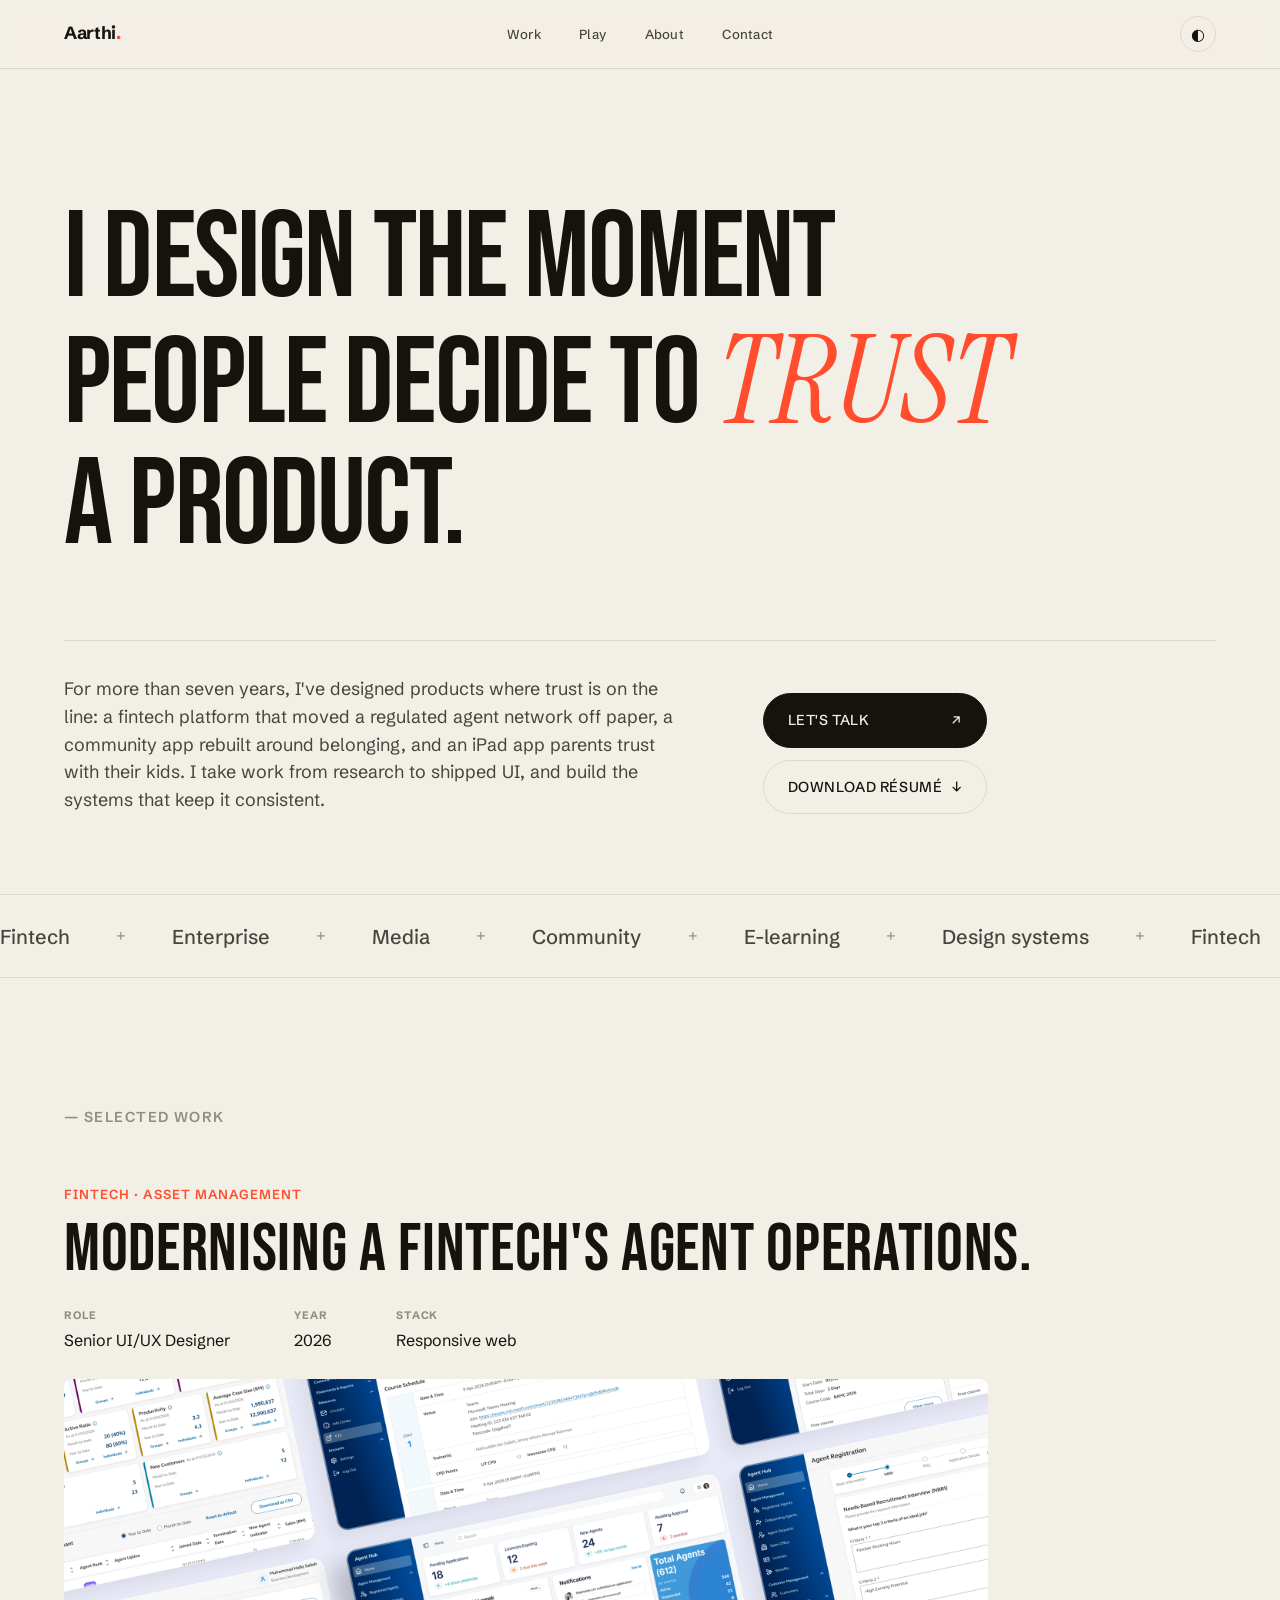
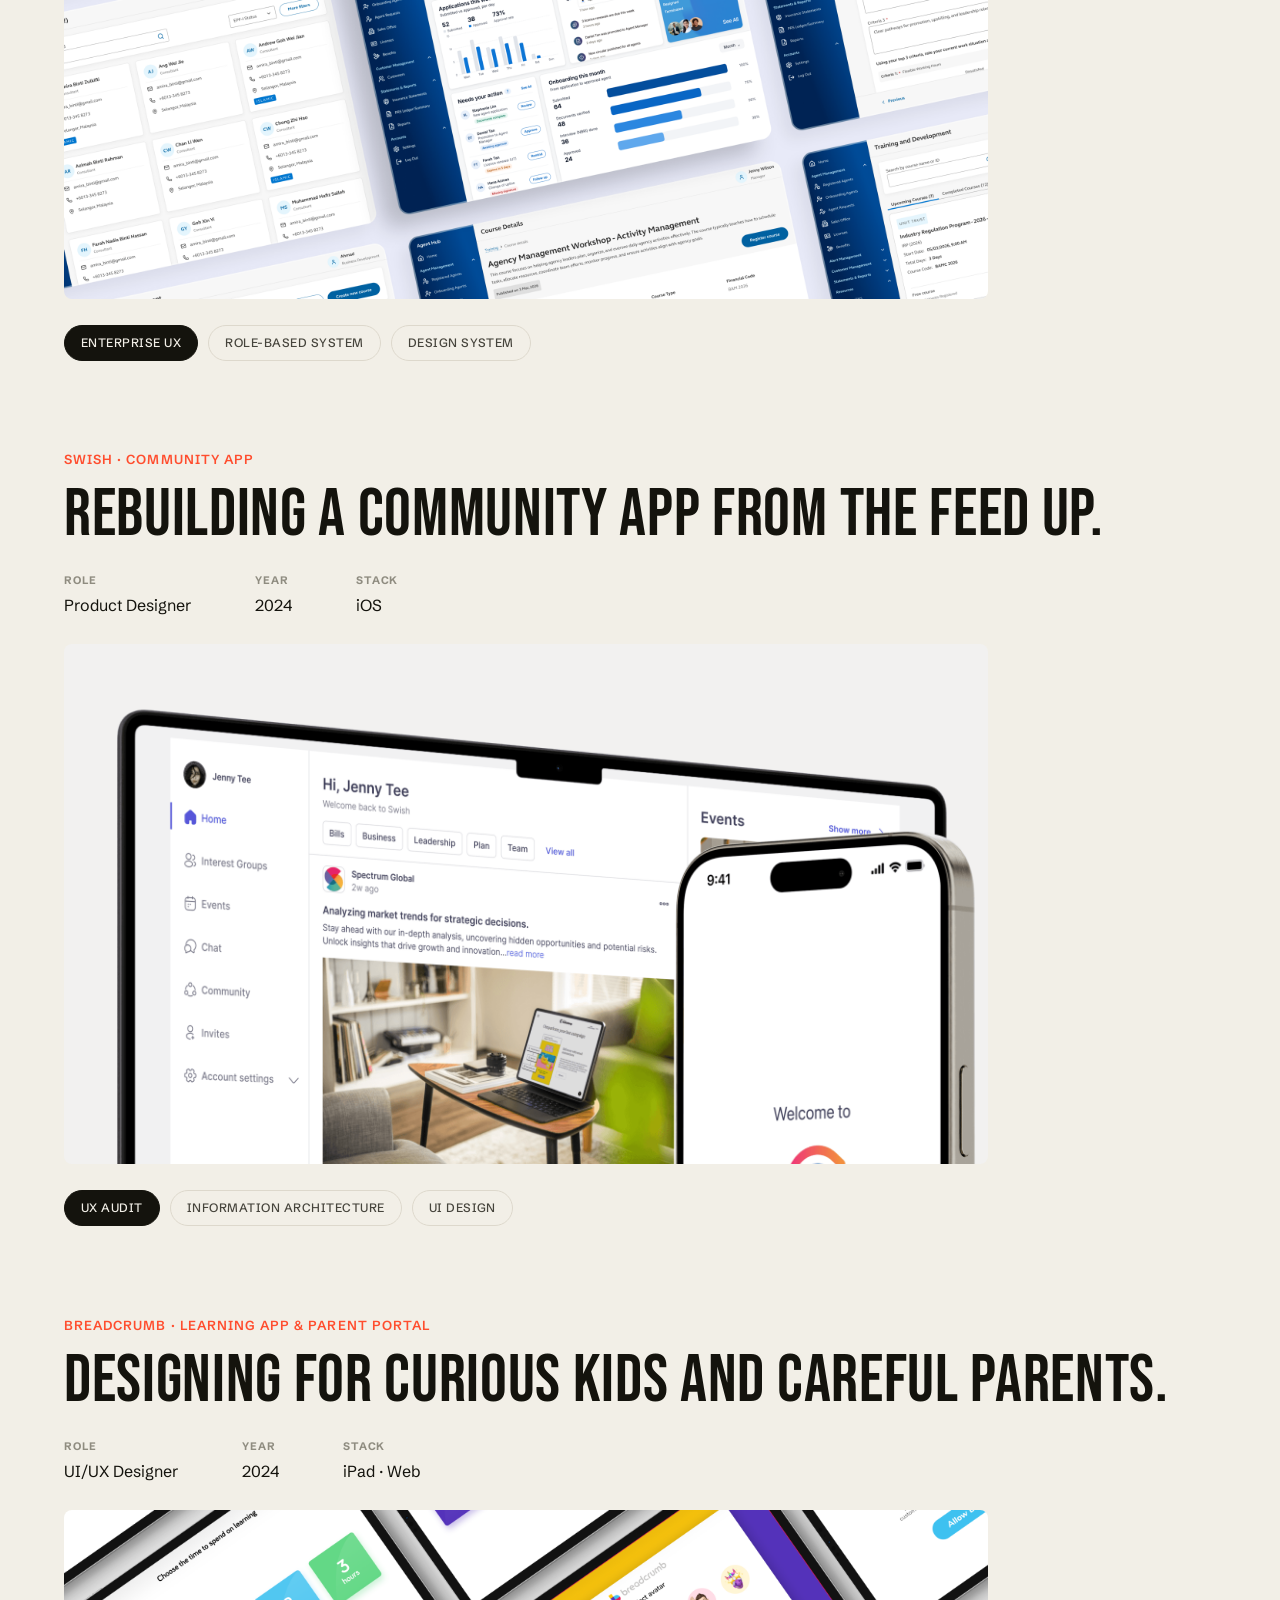
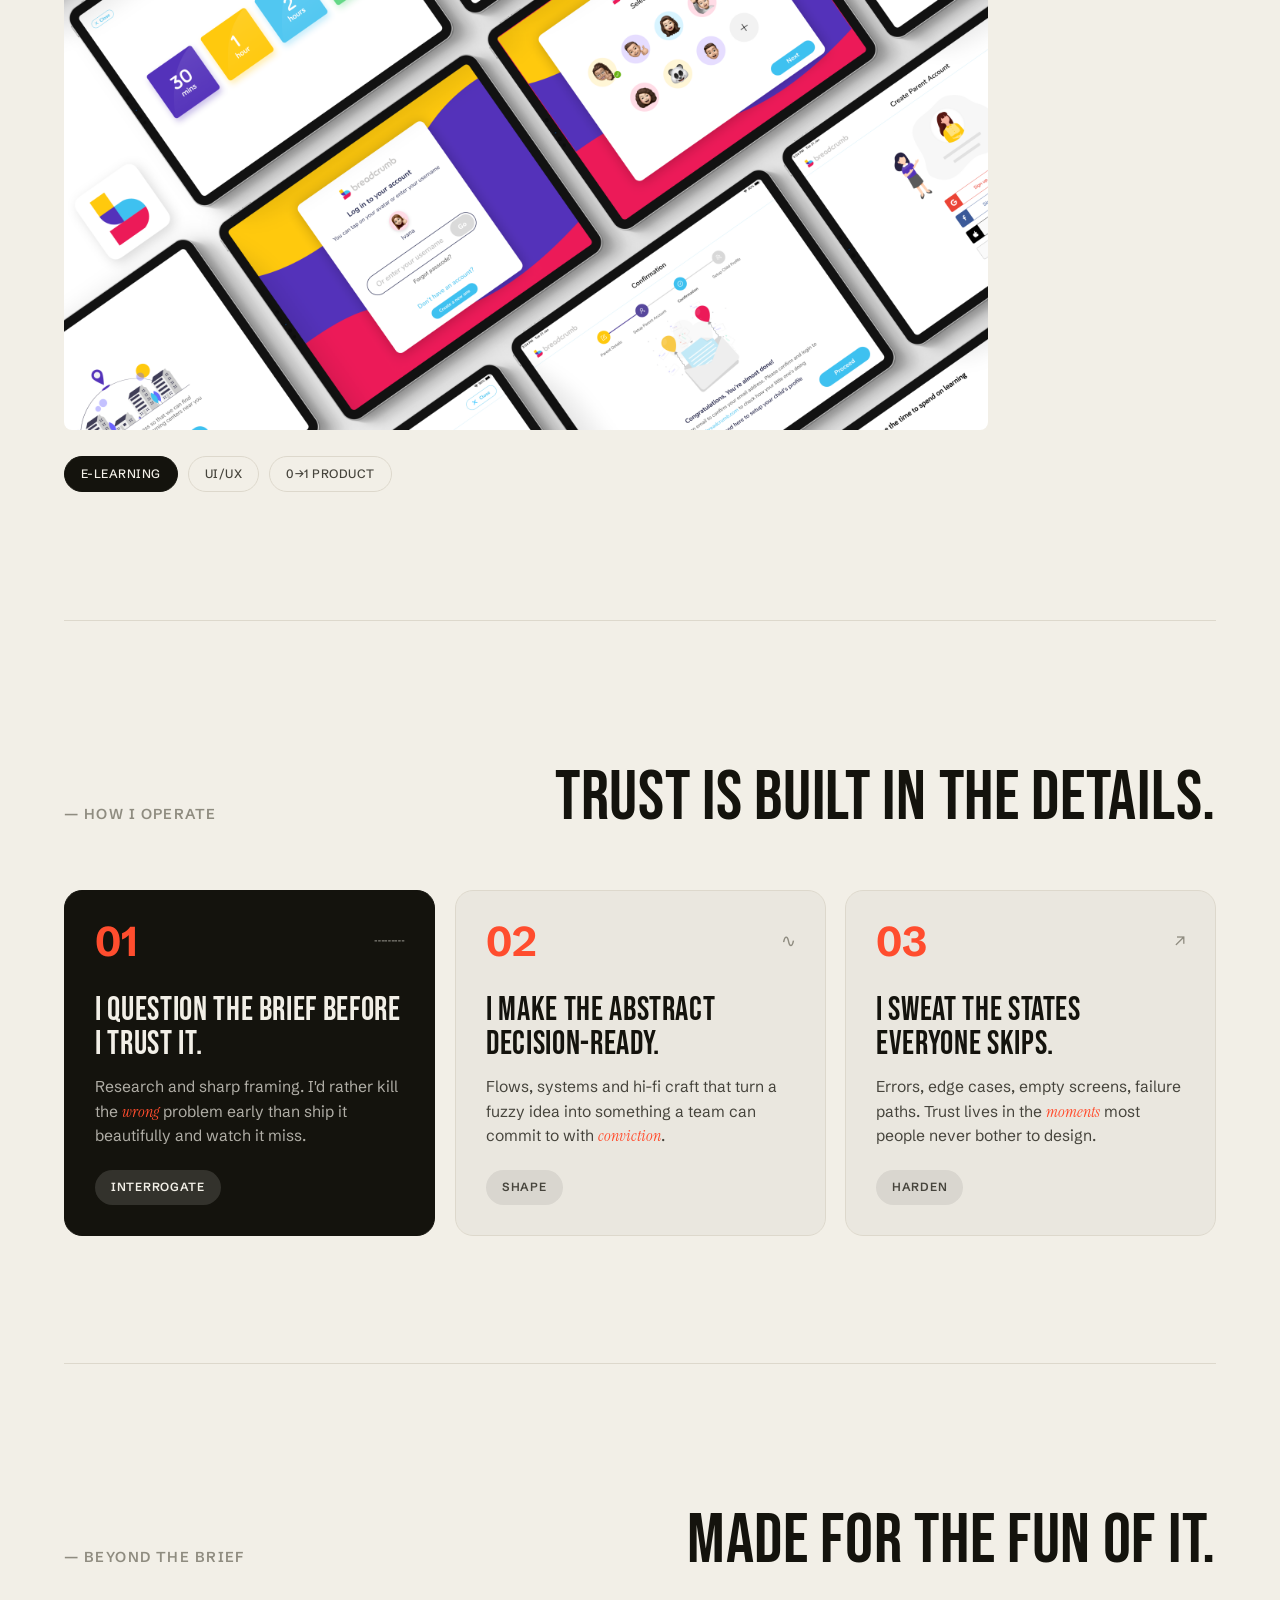
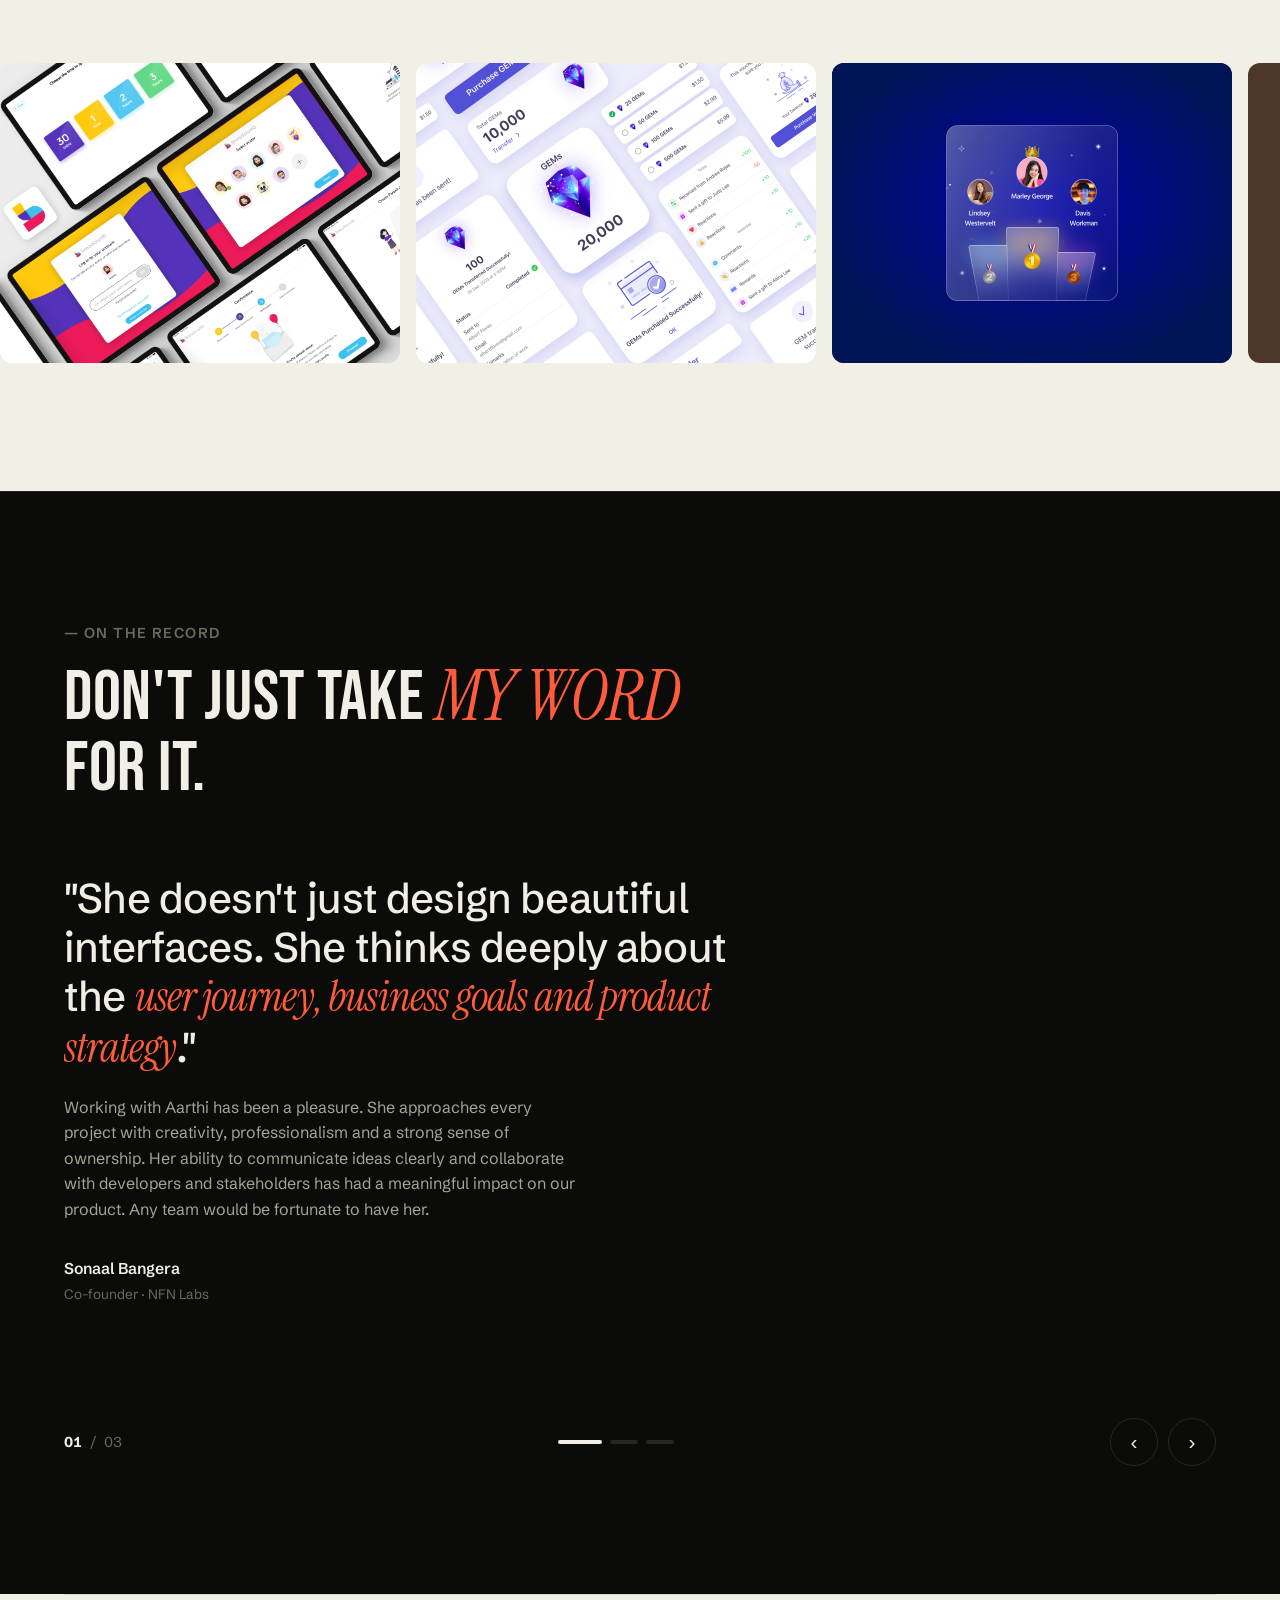
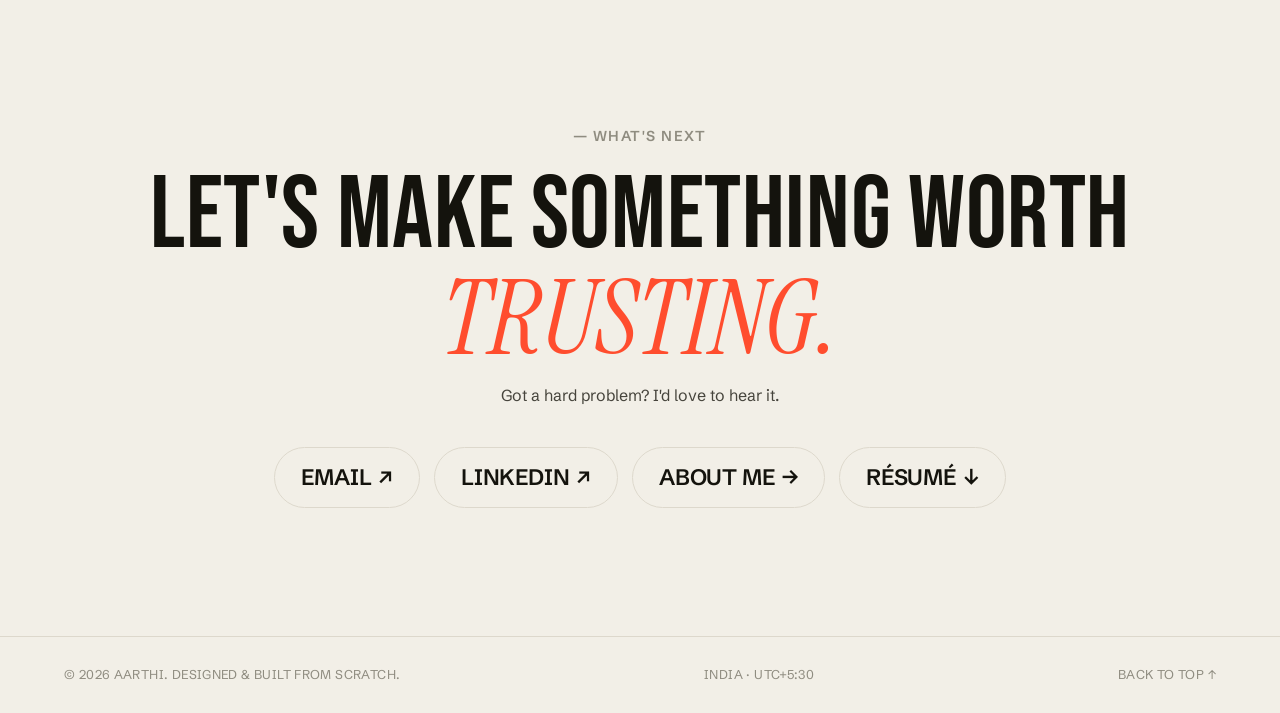
<file: index.html>
<!DOCTYPE html>
<html lang="en">
<head>
  <meta charset="UTF-8" />
  <meta name="viewport" content="width=device-width, initial-scale=1.0" />
  <link rel="icon" href="/favicon.ico" sizes="any" />
  <link rel="icon" type="image/png" sizes="32x32" href="assets/img/favicon-32.png?v=3" />
  <link rel="icon" type="image/png" sizes="16x16" href="assets/img/favicon-16.png?v=3" />
  <link rel="apple-touch-icon" sizes="180x180" href="assets/img/apple-touch-icon.png?v=3" />
  <title>Aarthi, Product Designer</title>
  <meta name="description" content="Product designer with 7+ years turning ambiguous, high-stakes problems across fintech, enterprise and e-learning into products people trust." />

  <meta property="og:title" content="Aarthi, Product Designer" />
  <meta property="og:description" content="I design the moment people decide to trust a product. Fintech · E-learning · Media." />
  <meta property="og:type" content="website" />
  <meta property="og:url" content="https://aarthi.design/" />
  <meta property="og:image" content="https://aarthi.design/assets/img/og-image.png?v=2" />
  <meta property="og:image:width" content="1200" />
  <meta property="og:image:height" content="630" />
  <meta property="og:image:alt" content="Aarthi, Product Designer. I design the moment people decide to trust a product." />
  <meta name="twitter:card" content="summary_large_image" />
  <meta name="twitter:image" content="https://aarthi.design/assets/img/og-image.png?v=2" />

  <link rel="preconnect" href="https://fonts.googleapis.com" />
  <link rel="preconnect" href="https://fonts.gstatic.com" crossorigin />
  <link href="https://fonts.googleapis.com/css2?family=Bebas+Neue&family=Schibsted+Grotesk:wght@400..700&family=Instrument+Serif:ital@0;1&display=swap" rel="stylesheet" />
  <link rel="stylesheet" href="assets/css/style.css?v=50" />
</head>
<body>
  <a href="#work" class="skip-link">Skip to work</a>

  <!-- ===== Nav (minimalist, centered) ===== -->
  <header class="nav" id="top">
    <a href="#top" class="nav__logo">Aarthi<span class="dot">.</span></a>
    <nav class="nav__links" aria-label="Primary">
      <a href="#work">Work</a>
      <a href="#experiments">Play</a>
      <a href="about.html">About</a>
      <a href="#contact">Contact</a>
    </nav>
    <button class="theme-toggle" id="themeToggle" aria-label="Toggle dark mode" title="Toggle theme">◐</button>
  </header>

  <main>
    <!-- ===== Hero ===== -->
    <section class="hero">
      <h1 class="hero__title reveal">
        I design the moment<br />
        people decide to <em>trust</em><br />
        a&nbsp;product.
      </h1>
      <div class="hero__foot reveal">
        <p class="hero__lede">
          For more than seven years, I've designed products where trust is on the line:
          a fintech platform that moved a regulated agent network off paper, a community
          app rebuilt around belonging, and an iPad app parents trust with their kids.
          I take work from research to shipped UI, and build the systems that keep it consistent.
        </p>
        <div class="hero__actions">
          <a href="#contact" class="btn">Let's talk <span>↗</span></a>
          <a href="assets/aarthi-rajarajan-resume.pdf" class="btn btn--line" download="Aarthi-Rajarajan-Resume.pdf">Download résumé <span>↓</span></a>
        </div>
      </div>
    </section>

    <!-- ===== Industries marquee (full-bleed, slow scroll) ===== -->
    <div class="ind-marquee reveal" aria-label="Industries I work in">
      <div class="ind-marquee__row">
        <span class="ind-marquee__item">Fintech</span><span class="ind-marquee__plus">+</span>
        <span class="ind-marquee__item">Enterprise</span><span class="ind-marquee__plus">+</span>
        <span class="ind-marquee__item">Media</span><span class="ind-marquee__plus">+</span>
        <span class="ind-marquee__item">Community</span><span class="ind-marquee__plus">+</span>
        <span class="ind-marquee__item">E-learning</span><span class="ind-marquee__plus">+</span>
        <span class="ind-marquee__item">Design systems</span><span class="ind-marquee__plus">+</span>
        <span class="ind-marquee__item">Fintech</span><span class="ind-marquee__plus">+</span>
        <span class="ind-marquee__item">Enterprise</span><span class="ind-marquee__plus">+</span>
        <span class="ind-marquee__item">Media</span><span class="ind-marquee__plus">+</span>
        <span class="ind-marquee__item">Community</span><span class="ind-marquee__plus">+</span>
        <span class="ind-marquee__item">E-learning</span><span class="ind-marquee__plus">+</span>
        <span class="ind-marquee__item">Design systems</span><span class="ind-marquee__plus">+</span>
        <!-- duplicate set for a seamless loop (the list repeats twice per half so it spans wide screens) -->
        <span class="ind-marquee__item">Fintech</span><span class="ind-marquee__plus">+</span>
        <span class="ind-marquee__item">Enterprise</span><span class="ind-marquee__plus">+</span>
        <span class="ind-marquee__item">Media</span><span class="ind-marquee__plus">+</span>
        <span class="ind-marquee__item">Community</span><span class="ind-marquee__plus">+</span>
        <span class="ind-marquee__item">E-learning</span><span class="ind-marquee__plus">+</span>
        <span class="ind-marquee__item">Design systems</span><span class="ind-marquee__plus">+</span>
        <span class="ind-marquee__item">Fintech</span><span class="ind-marquee__plus">+</span>
        <span class="ind-marquee__item">Enterprise</span><span class="ind-marquee__plus">+</span>
        <span class="ind-marquee__item">Media</span><span class="ind-marquee__plus">+</span>
        <span class="ind-marquee__item">Community</span><span class="ind-marquee__plus">+</span>
        <span class="ind-marquee__item">E-learning</span><span class="ind-marquee__plus">+</span>
        <span class="ind-marquee__item">Design systems</span><span class="ind-marquee__plus">+</span>
      </div>
    </div>

    <!-- ===== Selected work: featured blocks ===== -->
    <section class="block" id="work">
      <div class="block__head reveal">
        <span class="block__label">— Selected work</span>
      </div>

      <div class="projects">

        <!-- Project 01 -->
        <article class="project reveal">
          <div class="project__head">
            <div class="project__topline">
              <span class="project__client">Fintech · Asset Management</span>
            </div>
            <h3 class="project__title">Modernising a fintech's agent operations.</h3>
            <ul class="project__meta">
              <li><h4>Role</h4><p>Senior UI/UX Designer</p></li>
              <li><h4>Year</h4><p>2026</p></li>
              <li><h4>Stack</h4><p>Responsive web</p></li>
            </ul>
          </div>
          <a class="project__media" href="work/agent-platform.html" data-tone="sky">
            <img src="assets/img/agent-platform-hero.png" alt="Agent platform for a fintech, back-office and agent views" />
          </a>
          <div class="project__foot">
            <div class="chips">
              <span class="chip chip--solid">Enterprise UX</span>
              <span class="chip">Role-based system</span>
              <span class="chip">Design system</span>
            </div>
          </div>
        </article>
        
        <!-- Project 02 -->
        <article class="project reveal">
          <div class="project__head">
            <div class="project__topline">
              <span class="project__client">Swish · Community App</span>
            </div>
            <h3 class="project__title">Rebuilding a community app from the feed up.</h3>
            <ul class="project__meta">
              <li><h4>Role</h4><p>Product Designer</p></li>
              <li><h4>Year</h4><p>2024</p></li>
              <li><h4>Stack</h4><p>iOS</p></li>
            </ul>
          </div>
          <a class="project__media" href="work/swish.html" data-tone="violet">
            <img src="assets/img/swish-hero.png?v=3" alt="Swish: community app revamp" />
          </a>
          <div class="project__foot">
            <div class="chips">
              <span class="chip chip--solid">UX Audit</span>
              <span class="chip">Information Architecture</span>
              <span class="chip">UI Design</span>
            </div>
          </div>
        </article>

        <!-- Project 03 -->
        <article class="project reveal">
          <div class="project__head">
            <div class="project__topline">
              <span class="project__client">Breadcrumb · Learning App &amp; Parent Portal</span>
            </div>
            <h3 class="project__title">Designing for curious kids and careful parents.</h3>
            <ul class="project__meta">
              <li><h4>Role</h4><p>UI/UX Designer</p></li>
              <li><h4>Year</h4><p>2024</p></li>
              <li><h4>Stack</h4><p>iPad · Web</p></li>
            </ul>
          </div>
          <a class="project__media" href="work/breadcrumb.html" data-tone="sky">
            <img src="assets/img/breadcrumb-hero.png" alt="Breadcrumb: self-directed learning on iPad" />
          </a>
          <div class="project__foot">
            <div class="chips">
              <span class="chip chip--solid">E-learning</span>
              <span class="chip">UI/UX</span>
              <span class="chip">0→1 Product</span>
            </div>
          </div>
        </article>
      </div>
    </section>

    <!-- ===== How I work: cards ===== -->
    <section class="block" id="approach">
      <div class="block__head reveal">
        <span class="block__label">— How I operate</span>
        <h2 class="block__title">Trust is built in the details.</h2>
      </div>

      <div class="cards">
        <article class="card card--dark reveal">
          <div class="card__top"><span class="card__num">01</span><span class="card__icon">┄┄┄</span></div>
          <h3 class="card__statement">I question the brief before I trust it.</h3>
          <p class="card__desc">Research and sharp framing. I'd rather kill the <em>wrong</em> problem early than ship it beautifully and watch it miss.</p>
          <span class="card__pill">Interrogate</span>
        </article>
        <article class="card reveal">
          <div class="card__top"><span class="card__num">02</span><span class="card__icon">∿</span></div>
          <h3 class="card__statement">I make the abstract decision-ready.</h3>
          <p class="card__desc">Flows, systems and hi-fi craft that turn a fuzzy idea into something a team can commit to with <em>conviction</em>.</p>
          <span class="card__pill">Shape</span>
        </article>
        <article class="card reveal">
          <div class="card__top"><span class="card__num">03</span><span class="card__icon">↗</span></div>
          <h3 class="card__statement">I sweat the states everyone skips.</h3>
          <p class="card__desc">Errors, edge cases, empty screens, failure paths. Trust lives in the <em>moments</em> most people never bother to design.</p>
          <span class="card__pill">Harden</span>
        </article>
      </div>
    </section>

    <!-- ===== Experiments: two-row gallery ===== -->
    <section class="block experiments" id="experiments">
      <div class="block__head reveal">
        <span class="block__label">— Beyond the brief</span>
        <h2 class="block__title">Made for the fun of it.</h2>
      </div>
    </section>
    <!-- full-bleed gallery sits outside the centered container -->
    <div class="gallery reveal" aria-label="Visual explorations">
      <div class="gallery__row" data-dir="left">
        <span class="tile"><img src="assets/img/Made%20for%20the%20fun%20of%20it/Breadcrumb.png" alt="Breadcrumb" loading="lazy" /></span>
        <span class="tile"><img src="assets/img/Made%20for%20the%20fun%20of%20it/GEMs%20UI.png" alt="GEMs UI" loading="lazy" /></span>
        <span class="tile"><img src="assets/img/Made%20for%20the%20fun%20of%20it/Leaderboard.png" alt="Leaderboard" loading="lazy" /></span>
        <span class="tile"><img src="assets/img/Made%20for%20the%20fun%20of%20it/Kaching.png" alt="Kaching" loading="lazy" /></span>
        <span class="tile"><img src="assets/img/Made%20for%20the%20fun%20of%20it/Onboarding%20screens.png" alt="Onboarding screens" loading="lazy" /></span>
        <span class="tile"><img src="assets/img/Made%20for%20the%20fun%20of%20it/Dashboard%20mockup.png" alt="Dashboard mockup" loading="lazy" /></span>
        <span class="tile"><img src="assets/img/Made%20for%20the%20fun%20of%20it/WebApp.png" alt="Web app" loading="lazy" /></span>
        <span class="tile"><img src="assets/img/Made%20for%20the%20fun%20of%20it/Breadcrumb%20workshop.png" alt="Breadcrumb workshop" loading="lazy" /></span>
        <span class="tile"><img src="assets/img/Made%20for%20the%20fun%20of%20it/Offer.png" alt="Offer" loading="lazy" /></span>
        <span class="tile"><img src="assets/img/Made%20for%20the%20fun%20of%20it/Identity%20verification.png" alt="Identity verification" loading="lazy" /></span>
        <span class="tile"><img src="assets/img/Made%20for%20the%20fun%20of%20it/Web%20Admin.png" alt="Web admin" loading="lazy" /></span>
        <span class="tile"><img src="assets/img/Made%20for%20the%20fun%20of%20it/Components.png" alt="Components" loading="lazy" /></span>
        <span class="tile"><img src="assets/img/Made%20for%20the%20fun%20of%20it/TA.png" alt="Toy Around" loading="lazy" /></span>
        <span class="tile"><img src="assets/img/Made%20for%20the%20fun%20of%20it/Frame%2013.png" alt="UI exploration" loading="lazy" /></span>
        <!-- duplicate for seamless loop -->
        <span class="tile"><img src="assets/img/Made%20for%20the%20fun%20of%20it/Breadcrumb.png" alt="" aria-hidden="true" loading="lazy" /></span>
        <span class="tile"><img src="assets/img/Made%20for%20the%20fun%20of%20it/GEMs%20UI.png" alt="" aria-hidden="true" loading="lazy" /></span>
        <span class="tile"><img src="assets/img/Made%20for%20the%20fun%20of%20it/Leaderboard.png" alt="" aria-hidden="true" loading="lazy" /></span>
        <span class="tile"><img src="assets/img/Made%20for%20the%20fun%20of%20it/Kaching.png" alt="" aria-hidden="true" loading="lazy" /></span>
        <span class="tile"><img src="assets/img/Made%20for%20the%20fun%20of%20it/Onboarding%20screens.png" alt="" aria-hidden="true" loading="lazy" /></span>
        <span class="tile"><img src="assets/img/Made%20for%20the%20fun%20of%20it/Dashboard%20mockup.png" alt="" aria-hidden="true" loading="lazy" /></span>
        <span class="tile"><img src="assets/img/Made%20for%20the%20fun%20of%20it/WebApp.png" alt="" aria-hidden="true" loading="lazy" /></span>
        <span class="tile"><img src="assets/img/Made%20for%20the%20fun%20of%20it/Breadcrumb%20workshop.png" alt="" aria-hidden="true" loading="lazy" /></span>
        <span class="tile"><img src="assets/img/Made%20for%20the%20fun%20of%20it/Offer.png" alt="" aria-hidden="true" loading="lazy" /></span>
        <span class="tile"><img src="assets/img/Made%20for%20the%20fun%20of%20it/Identity%20verification.png" alt="" aria-hidden="true" loading="lazy" /></span>
        <span class="tile"><img src="assets/img/Made%20for%20the%20fun%20of%20it/Web%20Admin.png" alt="" aria-hidden="true" loading="lazy" /></span>
        <span class="tile"><img src="assets/img/Made%20for%20the%20fun%20of%20it/Components.png" alt="" aria-hidden="true" loading="lazy" /></span>
        <span class="tile"><img src="assets/img/Made%20for%20the%20fun%20of%20it/TA.png" alt="" aria-hidden="true" loading="lazy" /></span>
        <span class="tile"><img src="assets/img/Made%20for%20the%20fun%20of%20it/Frame%2013.png" alt="" aria-hidden="true" loading="lazy" /></span>
      </div>
    </div>

    <!-- ===== Testimonials: dark carousel ===== -->
    <section class="block testimonials" id="testimonials">
      <div class="testimonials__inner">
        <span class="block__label">— On the record</span>
        <h2 class="t__heading">Don't just take <em>my word</em><br />for it.</h2>

        <div class="t__viewport">
          <div class="t__track" id="tTrack">
            <blockquote class="t__item">
              <p class="t__quote">"She doesn't just design beautiful interfaces. She thinks deeply about the <em>user journey, business goals and product strategy</em>."</p>
              <p class="t__support">Working with Aarthi has been a pleasure. She approaches every project with creativity, professionalism and a strong sense of ownership. Her ability to communicate ideas clearly and collaborate with developers and stakeholders has had a meaningful impact on our product. Any team would be fortunate to have her.</p>
              <footer class="t__person"><span><b>Sonaal Bangera</b><i>Co-founder · NFN Labs</i></span></footer>
            </blockquote>
            <blockquote class="t__item">
              <p class="t__quote">"She approaches every challenge with a strong <em>product mindset</em>, balancing user needs, business objectives and technical constraints."</p>
              <p class="t__support">Aarthi brings much more than great design to the team. She takes ownership of her work, asks the right questions, and collaborates exceptionally well with both engineering and product teams. Her professionalism and commitment to delivering high-quality experiences make her a valuable asset to any organization.</p>
              <footer class="t__person"><span><b>Dafna Sokol</b><i>CTO · Golden Equator</i></span></footer>
            </blockquote>
            <blockquote class="t__item">
              <p class="t__quote">"A diligent and enthusiastic UI Designer who <em>takes her work seriously</em>."</p>
              <p class="t__support">She's proactive about feedback and maintains a positive attitude, even when facing challenges like balancing efficiency with quality. Her commitment and willingness to learn make her a valuable addition to any team.</p>
              <footer class="t__person"><span><b>Ean Lee</b><i>Project Manager · Snappymob Sdn Bhd</i></span></footer>
            </blockquote>
          </div>
        </div>

        <div class="t__controls">
          <span class="t__count"><b id="tNum">01</b> <i>/</i> <span id="tTotal">03</span></span>
          <div class="t__dots" id="tDots" role="tablist" aria-label="Testimonials"></div>
          <div class="t__arrows">
            <button id="tPrev" aria-label="Previous testimonial">‹</button>
            <button id="tNext" aria-label="Next testimonial">›</button>
          </div>
        </div>
      </div>
    </section>

    <!-- ===== Contact ===== -->
    <section class="block contact reveal" id="contact">
      <span class="block__label">— What's next</span>
      <h2 class="contact__title">Let's make something worth <em>trusting.</em></h2>
      <p class="contact__sub">Got a hard problem? I'd love to hear it.</p>
      <div class="contact__links">
        <a href="mailto:aarthirbtechit@gmail.com">Email <span>↗</span></a>
        <a href="https://www.linkedin.com/in/aarthi-rajarajan/" target="_blank" rel="noopener">LinkedIn <span>↗</span></a>
        <a href="about.html">About me <span>→</span></a>
        <a href="assets/aarthi-rajarajan-resume.pdf" download="Aarthi-Rajarajan-Resume.pdf">Résumé <span>↓</span></a>
      </div>
    </section>
  </main>

  <footer class="footer">
    <span>© <span id="year"></span> Aarthi. Designed & built from scratch.</span>
    <span class="footer__loc">India · UTC+5:30</span>
    <a href="#top">Back to top ↑</a>
  </footer>

  <script src="assets/js/main.js?v=28"></script>
</body>
</html>
</file>
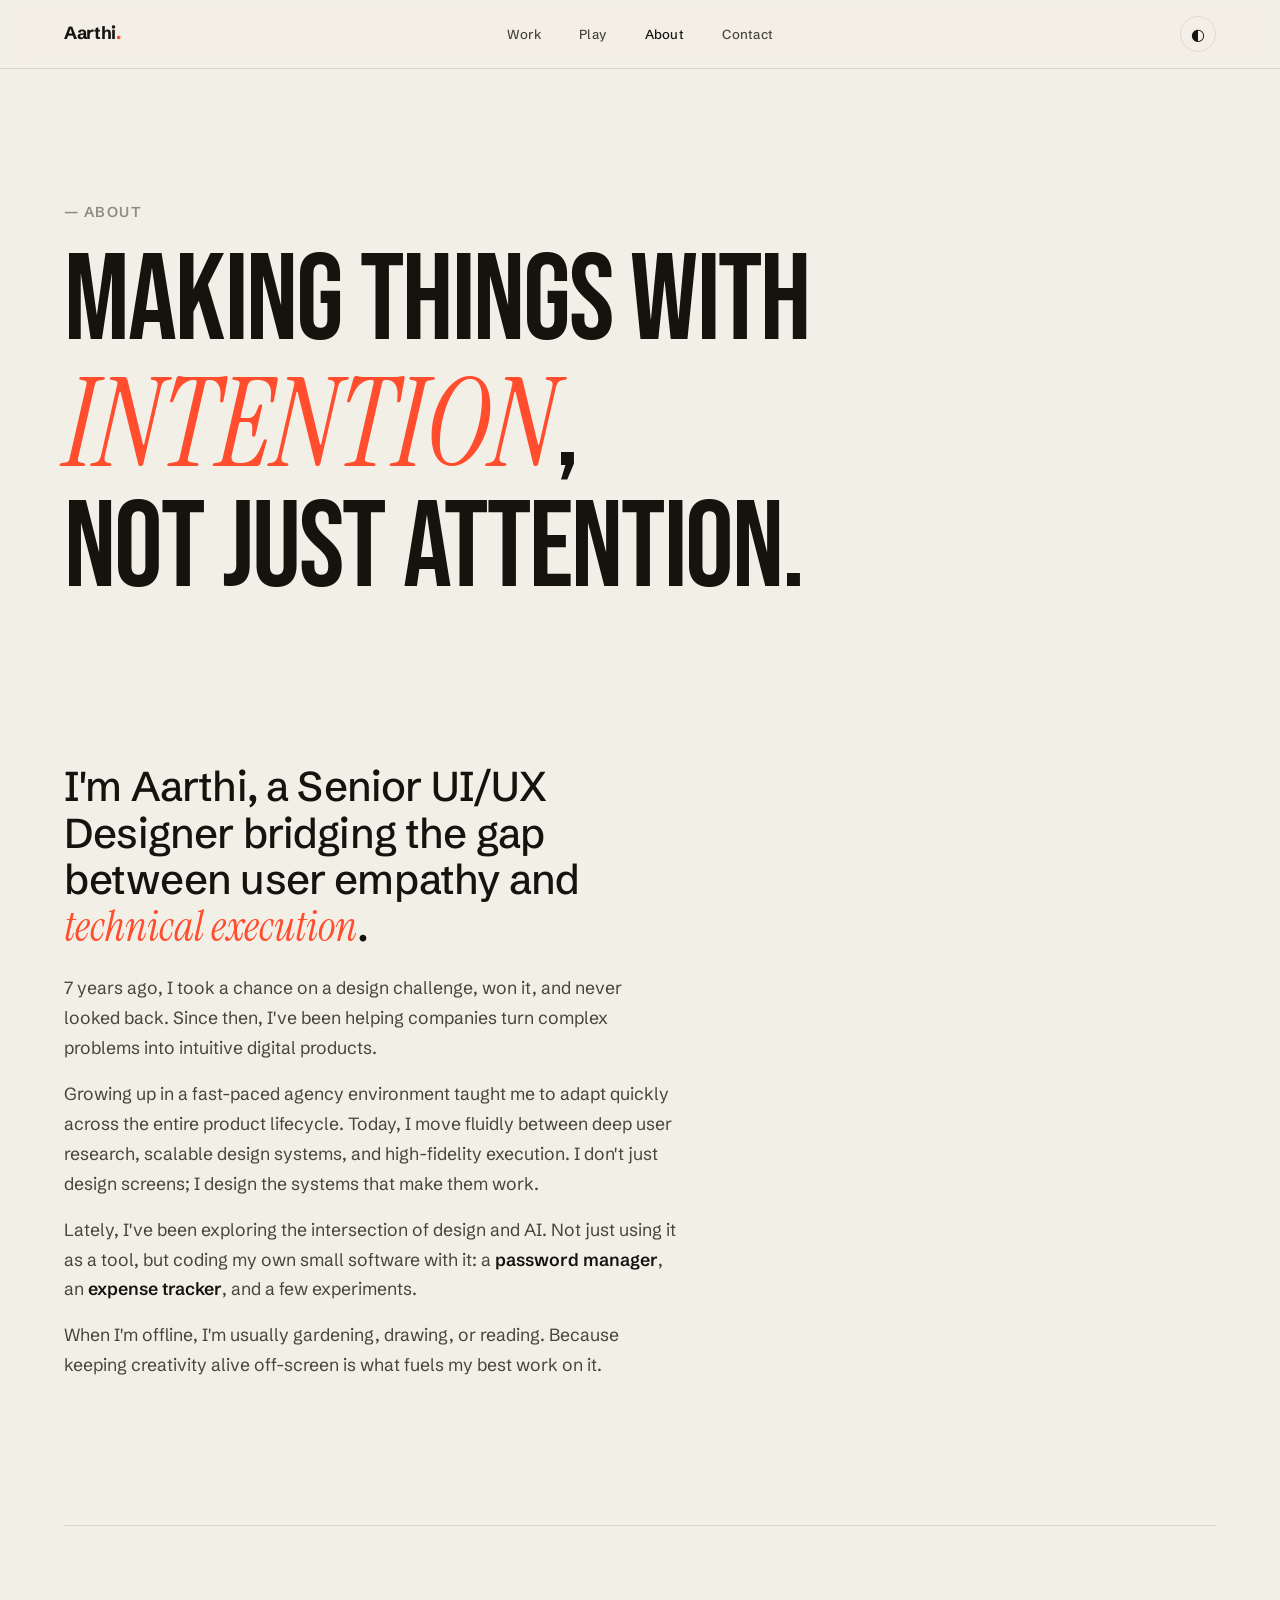
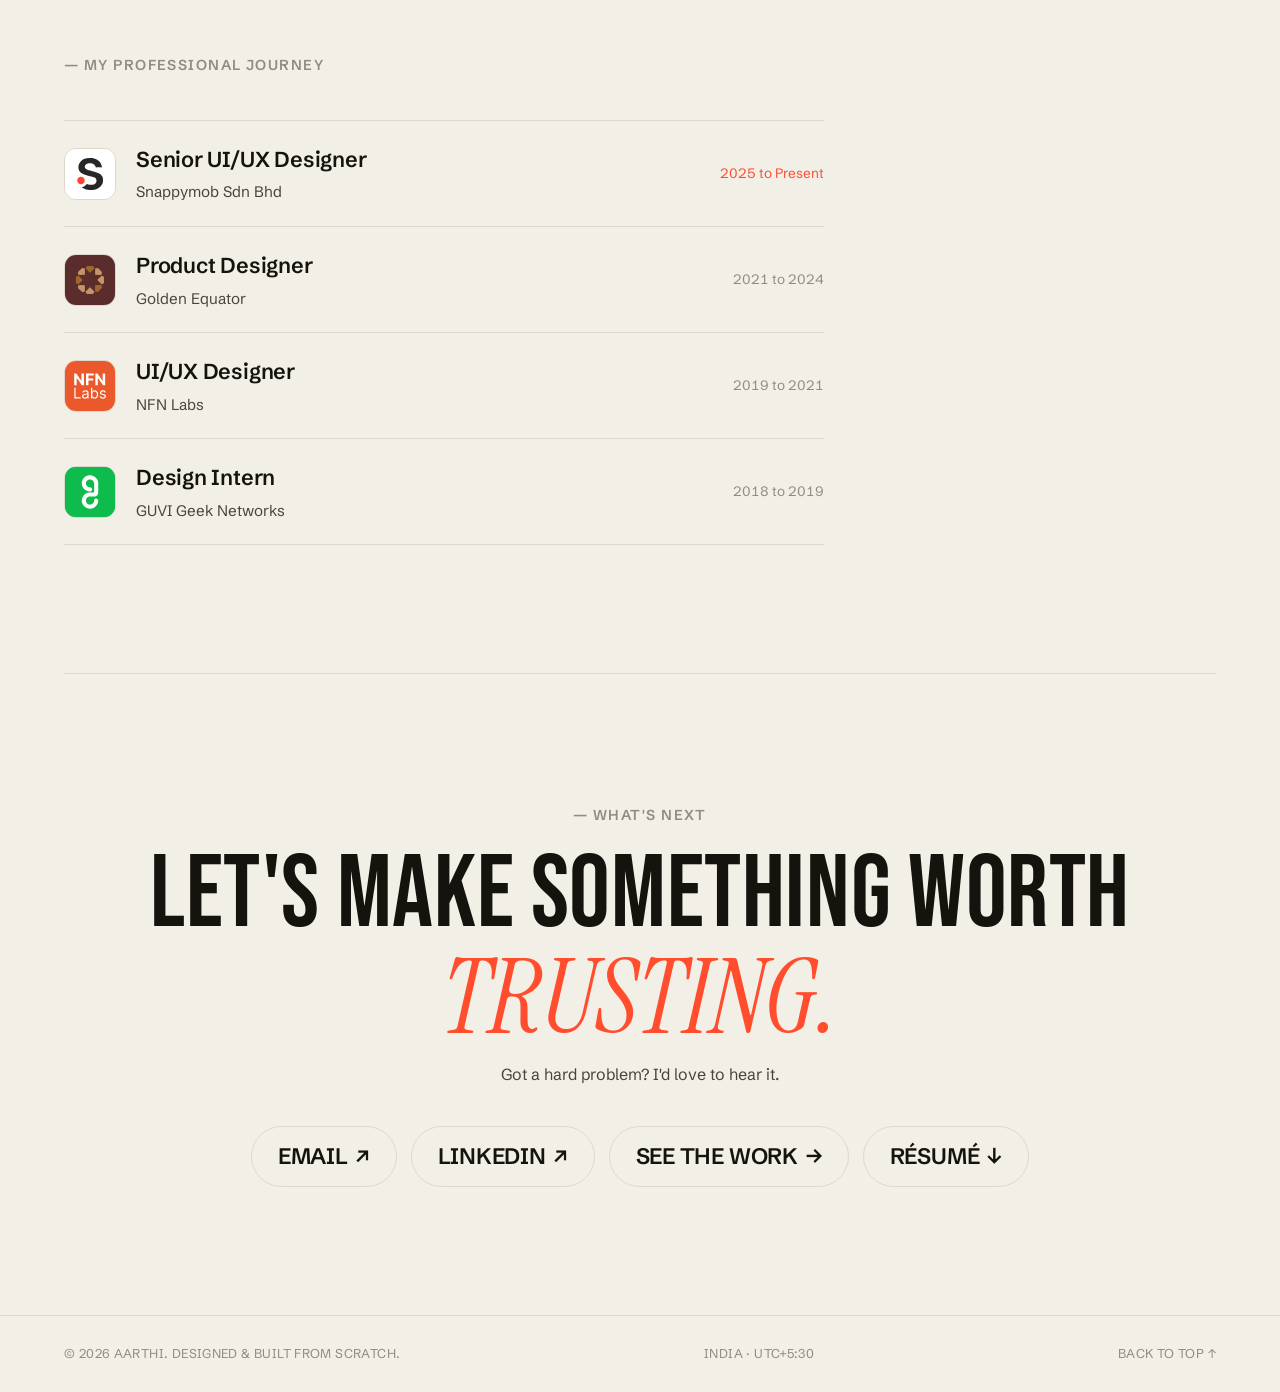
<file: about.html>
<!DOCTYPE html>
<html lang="en">
<head>
  <meta charset="UTF-8" />
  <meta name="viewport" content="width=device-width, initial-scale=1.0" />
  <link rel="icon" href="/favicon.ico" sizes="any" />
  <link rel="icon" type="image/png" sizes="32x32" href="assets/img/favicon-32.png?v=3" />
  <link rel="icon" type="image/png" sizes="16x16" href="assets/img/favicon-16.png?v=3" />
  <link rel="apple-touch-icon" sizes="180x180" href="assets/img/apple-touch-icon.png?v=3" />
  <title>About · Aarthi</title>
  <meta name="description" content="About Aarthi, a product designer drawn to regulated, high-stakes spaces where trust is the whole product." />

  <meta property="og:title" content="About Aarthi · Product Designer" />
  <meta property="og:description" content="About Aarthi, a product designer drawn to regulated, high-stakes spaces where trust is the whole product." />
  <meta property="og:type" content="website" />
  <meta property="og:url" content="https://aarthi.design/about.html" />
  <meta property="og:image" content="https://aarthi.design/assets/img/og-about.png" />
  <meta property="og:image:width" content="1200" />
  <meta property="og:image:height" content="630" />
  <meta property="og:image:alt" content="Aarthi, Product Designer. Making things with intention, not just attention." />
  <meta name="twitter:card" content="summary_large_image" />
  <meta name="twitter:image" content="https://aarthi.design/assets/img/og-about.png" />

  <link rel="preconnect" href="https://fonts.googleapis.com" />
  <link rel="preconnect" href="https://fonts.gstatic.com" crossorigin />
  <link href="https://fonts.googleapis.com/css2?family=Bebas+Neue&family=Schibsted+Grotesk:wght@400..700&family=Instrument+Serif:ital@0;1&display=swap" rel="stylesheet" />
  <link rel="stylesheet" href="assets/css/style.css?v=50" />
</head>
<body>
  <a href="#story" class="skip-link">Skip to content</a>

  <!-- ===== Nav (minimalist, centered) ===== -->
  <header class="nav" id="top">
    <a href="index.html" class="nav__logo">Aarthi<span class="dot">.</span></a>
    <nav class="nav__links" aria-label="Primary">
      <a href="index.html#work">Work</a>
      <a href="index.html#experiments">Play</a>
      <a href="about.html" aria-current="page">About</a>
      <a href="index.html#contact">Contact</a>
    </nav>
    <button class="theme-toggle" id="themeToggle" aria-label="Toggle dark mode" title="Toggle theme">◐</button>
  </header>

  <main>
    <!-- ===== About hero ===== -->
    <section class="hero">
      <span class="block__label reveal">— About</span>
      <h1 class="hero__title reveal" style="margin-top:18px;">
        Making things with <em>intention</em>,<br />not just attention.
      </h1>
    </section>

    <!-- ===== Intro: portrait + lead ===== -->
    <section class="block aboutpage" id="story" style="border-top:none;padding-top:0;">
      <div class="aboutpage__intro aboutpage__intro--noimg">
        <!-- Portrait hidden for now. To bring it back: remove style="display:none" below and the "aboutpage__intro--noimg" class above. -->
        <div class="portrait reveal" data-tone="teal" style="display:none">
          <span>Replace your photo · assets/img/aarthi.jpg</span>
        </div>
        <div class="reveal">
          <p class="about__lead" style="margin-bottom:24px;">
            I'm Aarthi, a Senior UI/UX Designer bridging the gap between user empathy
            and <em>technical execution</em>.
          </p>
          <p class="aboutpage__p">
            7 years ago, I took a chance on a design challenge, won it, and never
            looked back. Since then, I've been helping companies turn complex problems
            into intuitive digital products.
          </p>
          <p class="aboutpage__p">
            Growing up in a fast-paced agency environment taught me to adapt quickly
            across the entire product lifecycle. Today, I move fluidly between deep user
            research, scalable design systems, and high-fidelity execution. I don't just
            design screens; I design <em>the systems that make them work</em>.
          </p>
          <p class="aboutpage__p">
            Lately, I've been exploring the intersection of design and AI. Not just using
            it as a tool, but coding my own small software with it: a
            <strong>password manager</strong>, an <strong>expense tracker</strong>, and a
            few experiments.
          </p>
          <p class="aboutpage__p">
            When I'm offline, I'm usually gardening, drawing, or reading. Because keeping
            creativity alive off-screen is what fuels my best work on it.
          </p>
        </div>
      </div>
    </section>

    <!-- ===== Background: experience timeline + skill chips ===== -->
    <section class="block aboutpage__details">
      <div class="block__head reveal" style="margin-bottom:44px;">
        <span class="block__label">— My professional journey</span>
      </div>
      <div class="resume reveal">
        <div class="resume__exp">
          <ol class="timeline">
            <li>
              <span class="timeline__logo"><img src="assets/img/logo-snappymob.svg" alt="Snappymob" /></span>
              <span class="timeline__role">Senior UI/UX Designer</span>
              <span class="timeline__co">Snappymob Sdn Bhd</span>
              <span class="timeline__date">2025 to Present</span>
            </li>
            <li>
              <span class="timeline__logo"><img src="assets/img/logo-golden-equator.svg" alt="Golden Equator" /></span>
              <span class="timeline__role">Product Designer</span>
              <span class="timeline__co">Golden Equator</span>
              <span class="timeline__date">2021 to 2024</span>
            </li>
            <li>
              <span class="timeline__logo"><img src="assets/img/logo-nfn-labs.svg" alt="NFN Labs" /></span>
              <span class="timeline__role">UI/UX Designer</span>
              <span class="timeline__co">NFN Labs</span>
              <span class="timeline__date">2019 to 2021</span>
            </li>
            <li>
              <span class="timeline__logo"><img src="assets/img/logo-guvi.svg" alt="GUVI" /></span>
              <span class="timeline__role">Design Intern</span>
              <span class="timeline__co">GUVI Geek Networks</span>
              <span class="timeline__date">2018 to 2019</span>
            </li>
          </ol>
        </div>
      </div>
    </section>

    <!-- ===== CTA ===== -->
    <section class="block contact reveal">
      <span class="block__label">— What's next</span>
      <h2 class="contact__title">Let's make something worth <em>trusting.</em></h2>
      <p class="contact__sub">Got a hard problem? I'd love to hear it.</p>
      <div class="contact__links">
        <a href="mailto:aarthirbtechit@gmail.com">Email <span>↗</span></a>
        <a href="https://www.linkedin.com/in/aarthi-rajarajan/" target="_blank" rel="noopener">LinkedIn <span>↗</span></a>
        <a href="index.html#work">See the work <span>→</span></a>
        <a href="assets/aarthi-rajarajan-resume.pdf" download="Aarthi-Rajarajan-Resume.pdf">Résumé <span>↓</span></a>
      </div>
    </section>
  </main>

  <footer class="footer">
    <span>© <span id="year"></span> Aarthi. Designed & built from scratch.</span>
    <span class="footer__loc">India · UTC+5:30</span>
    <a href="#top">Back to top ↑</a>
  </footer>

  <script src="assets/js/main.js?v=28"></script>
</body>
</html>
</file>
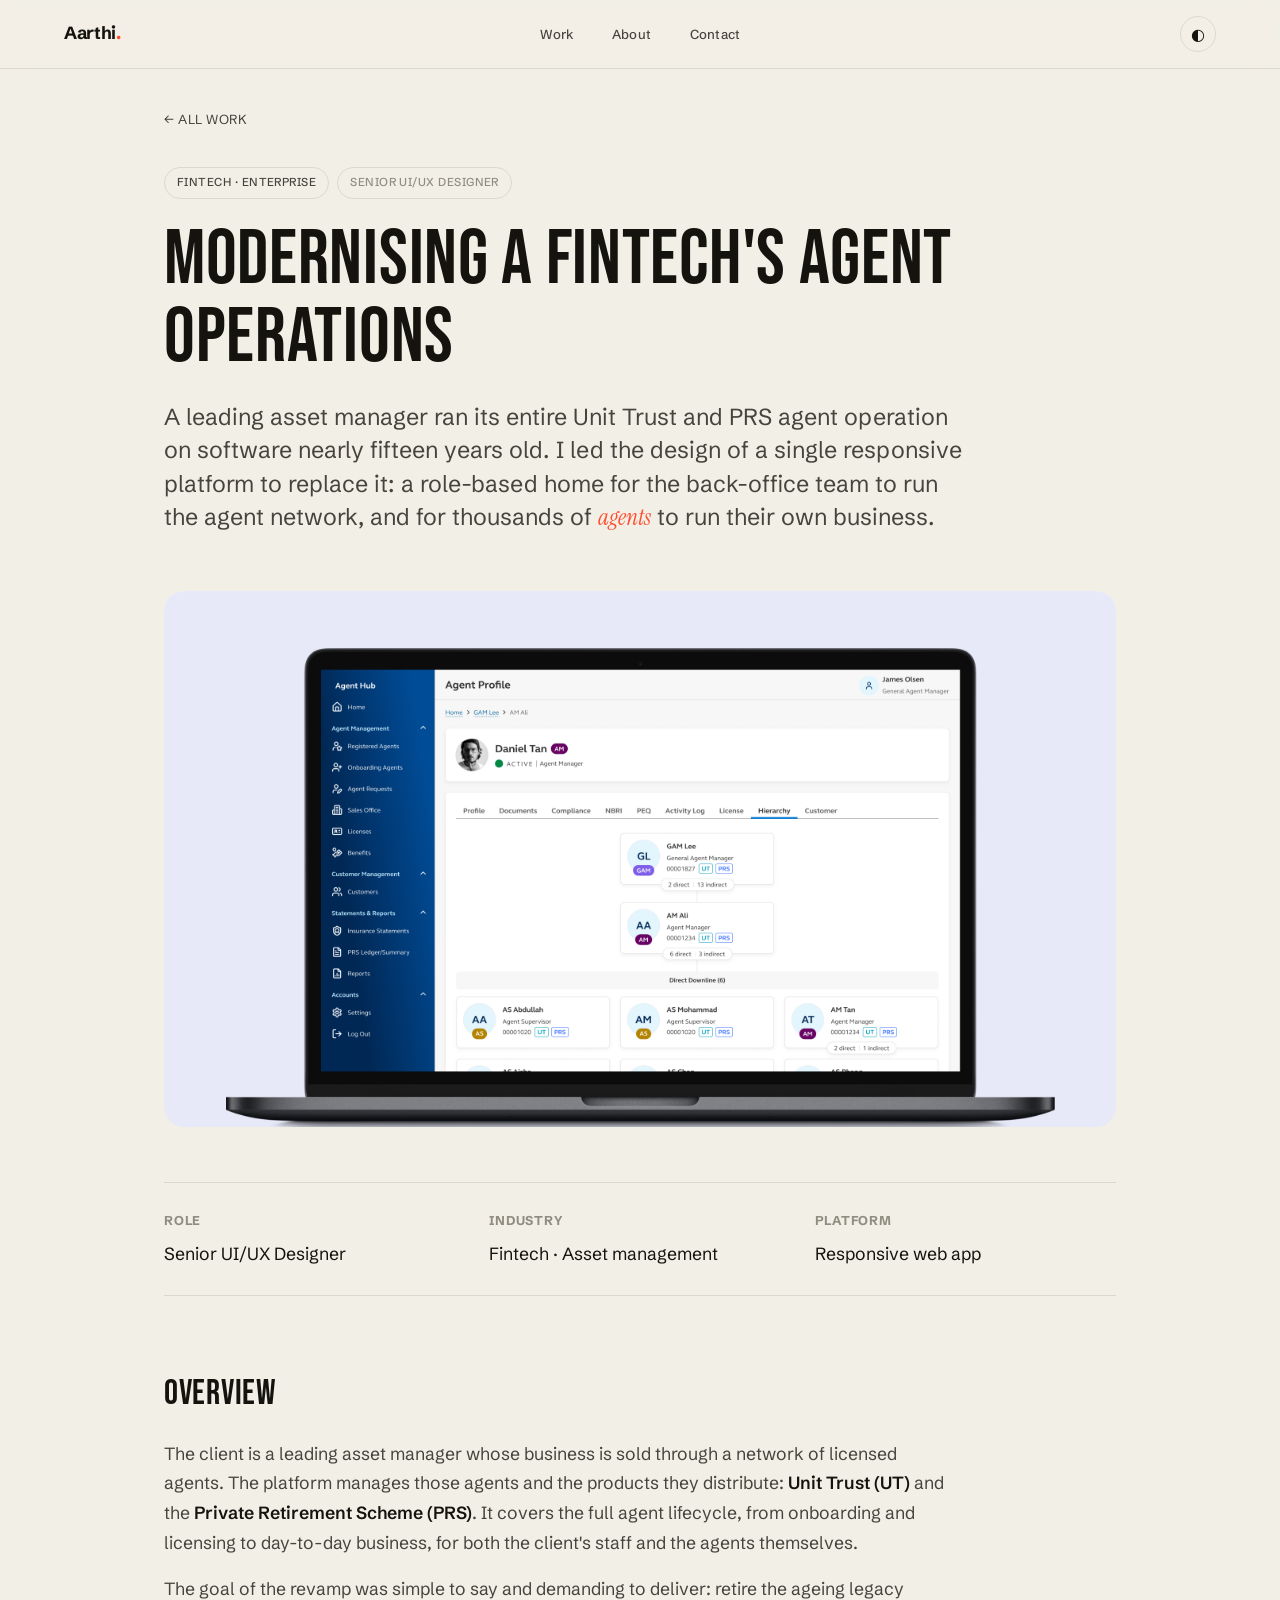
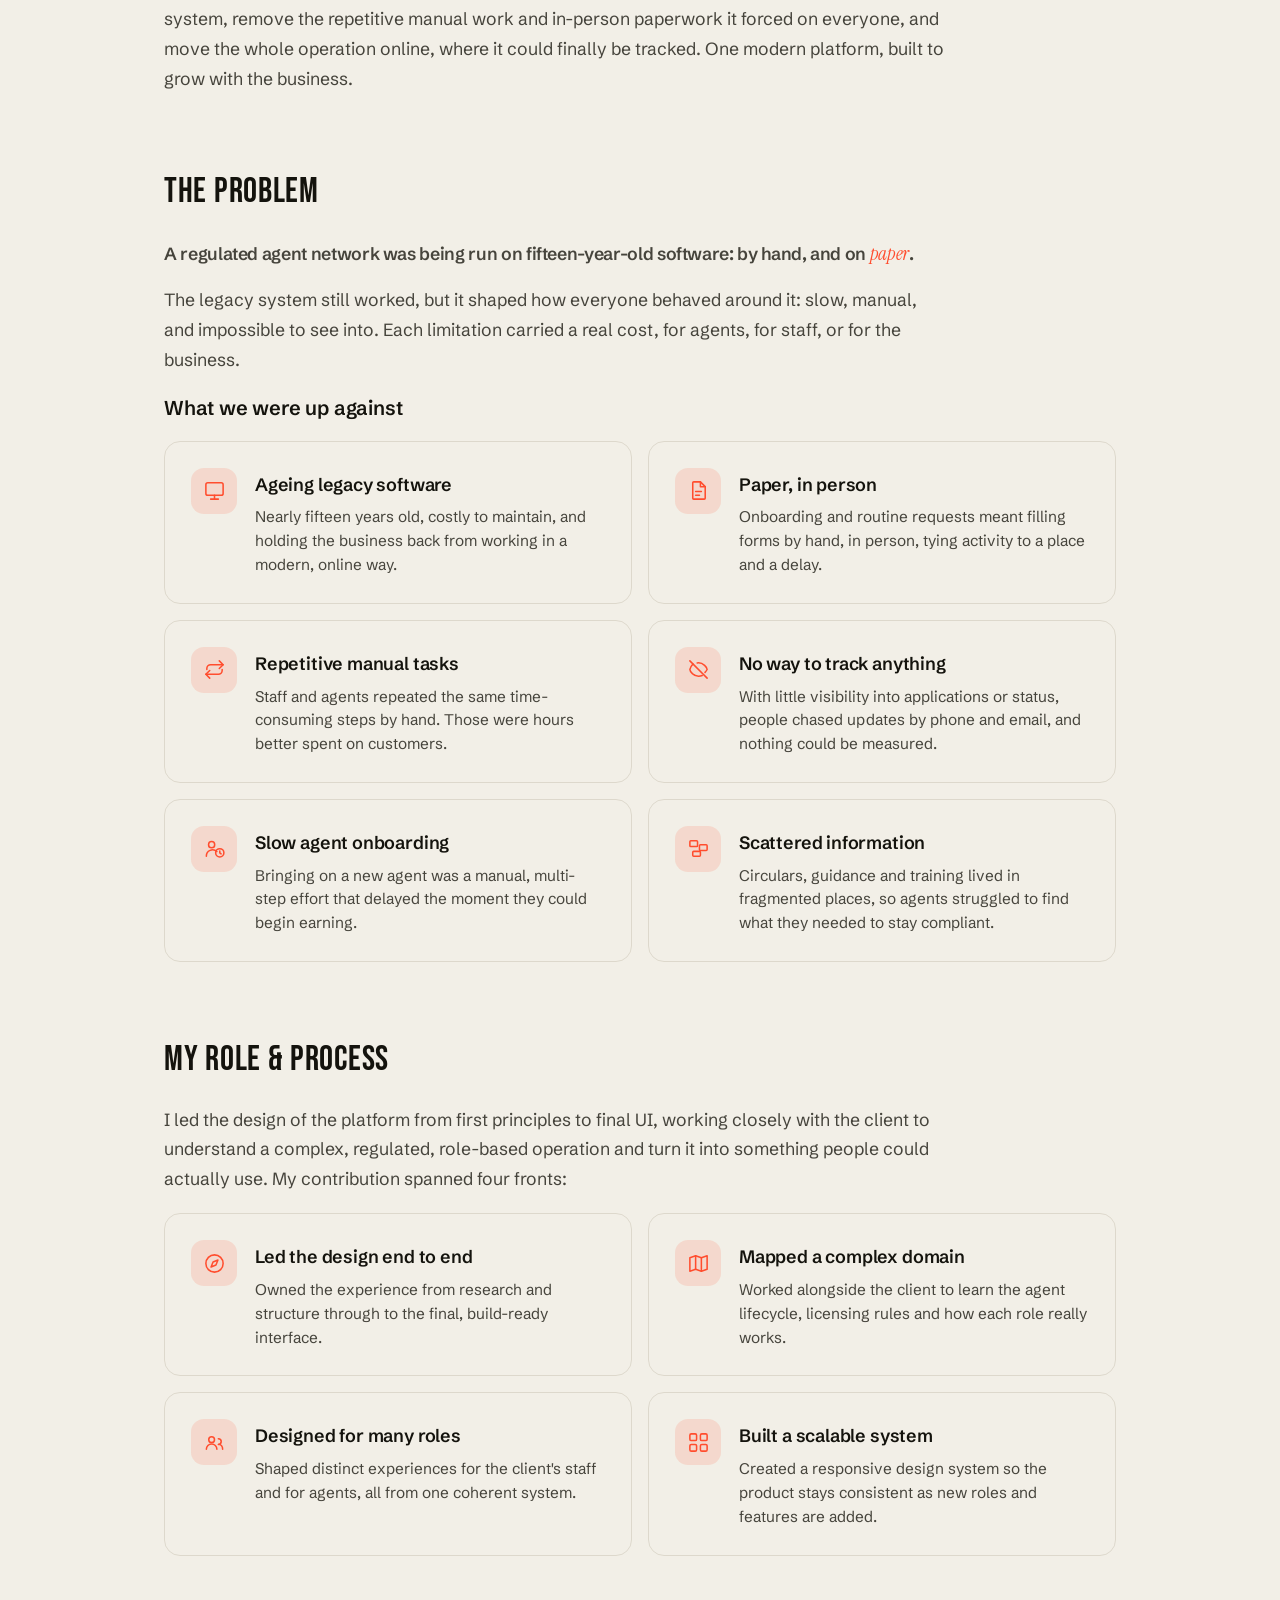
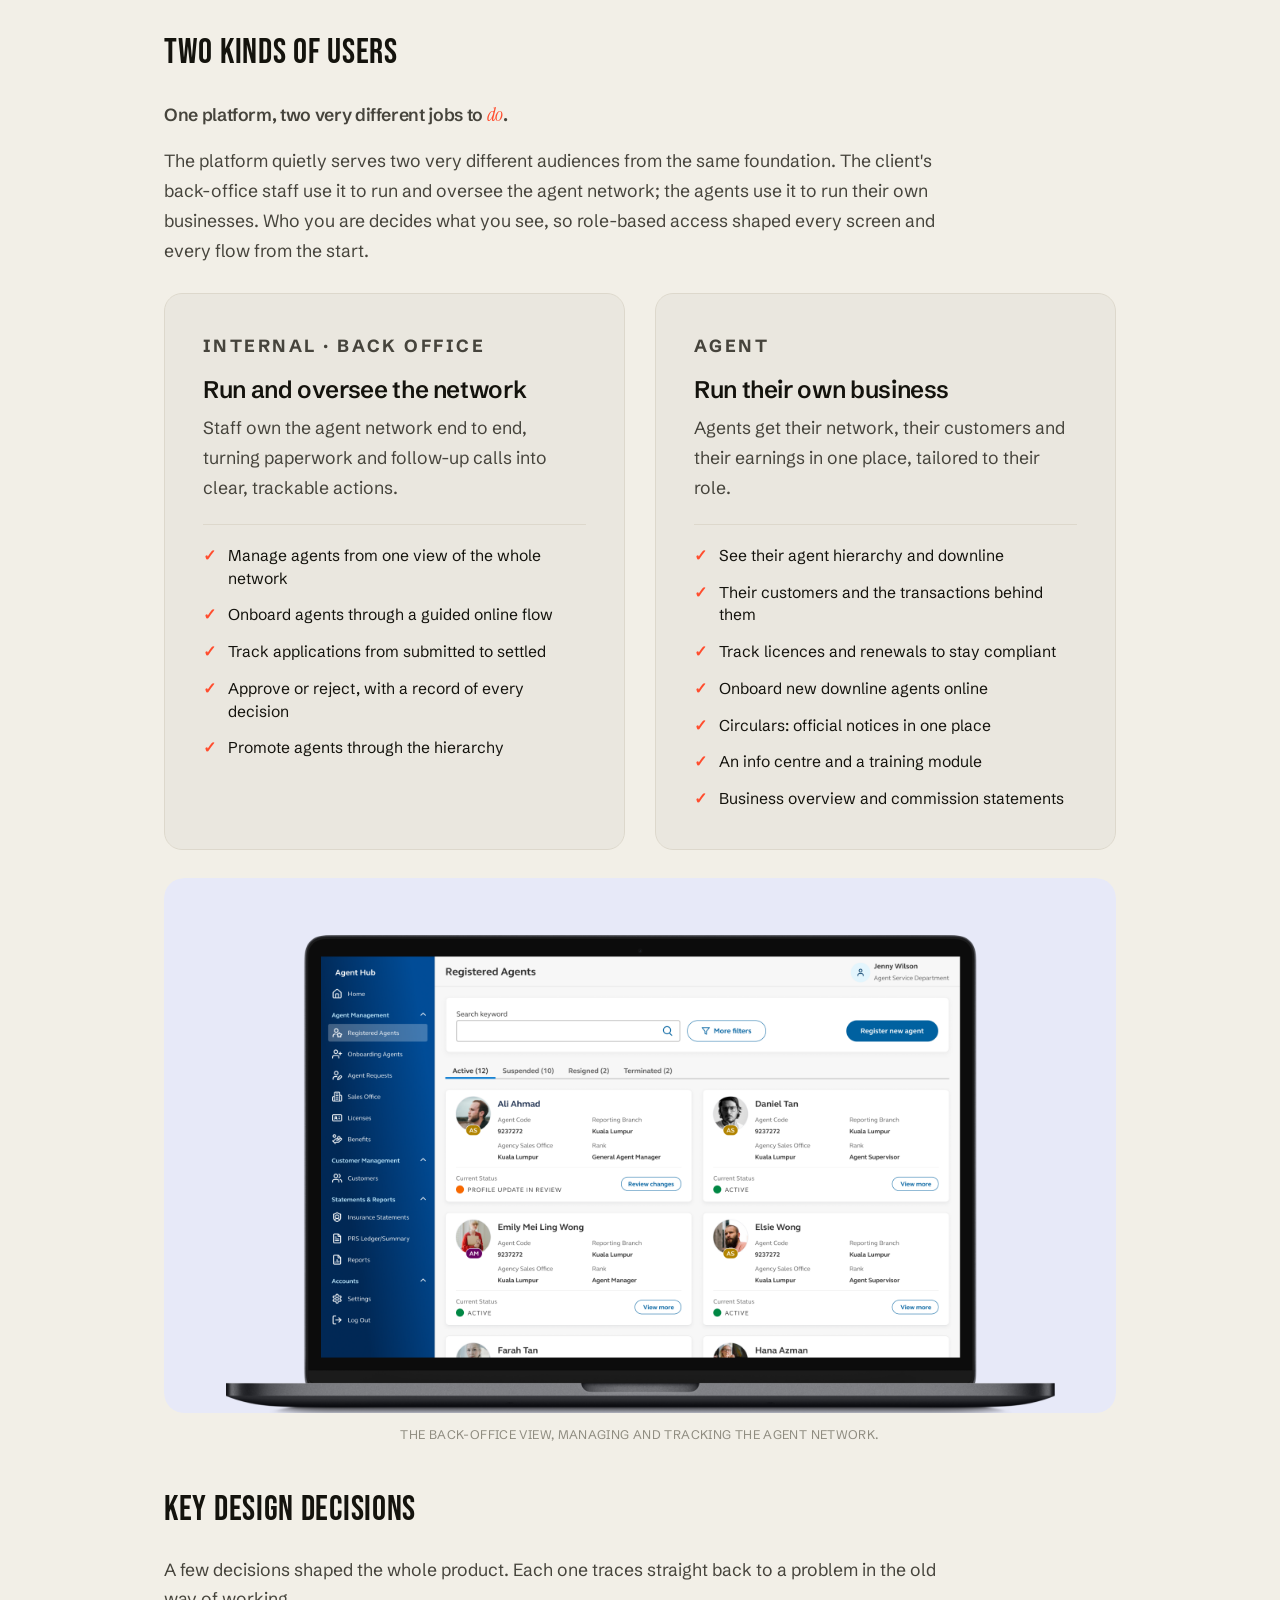
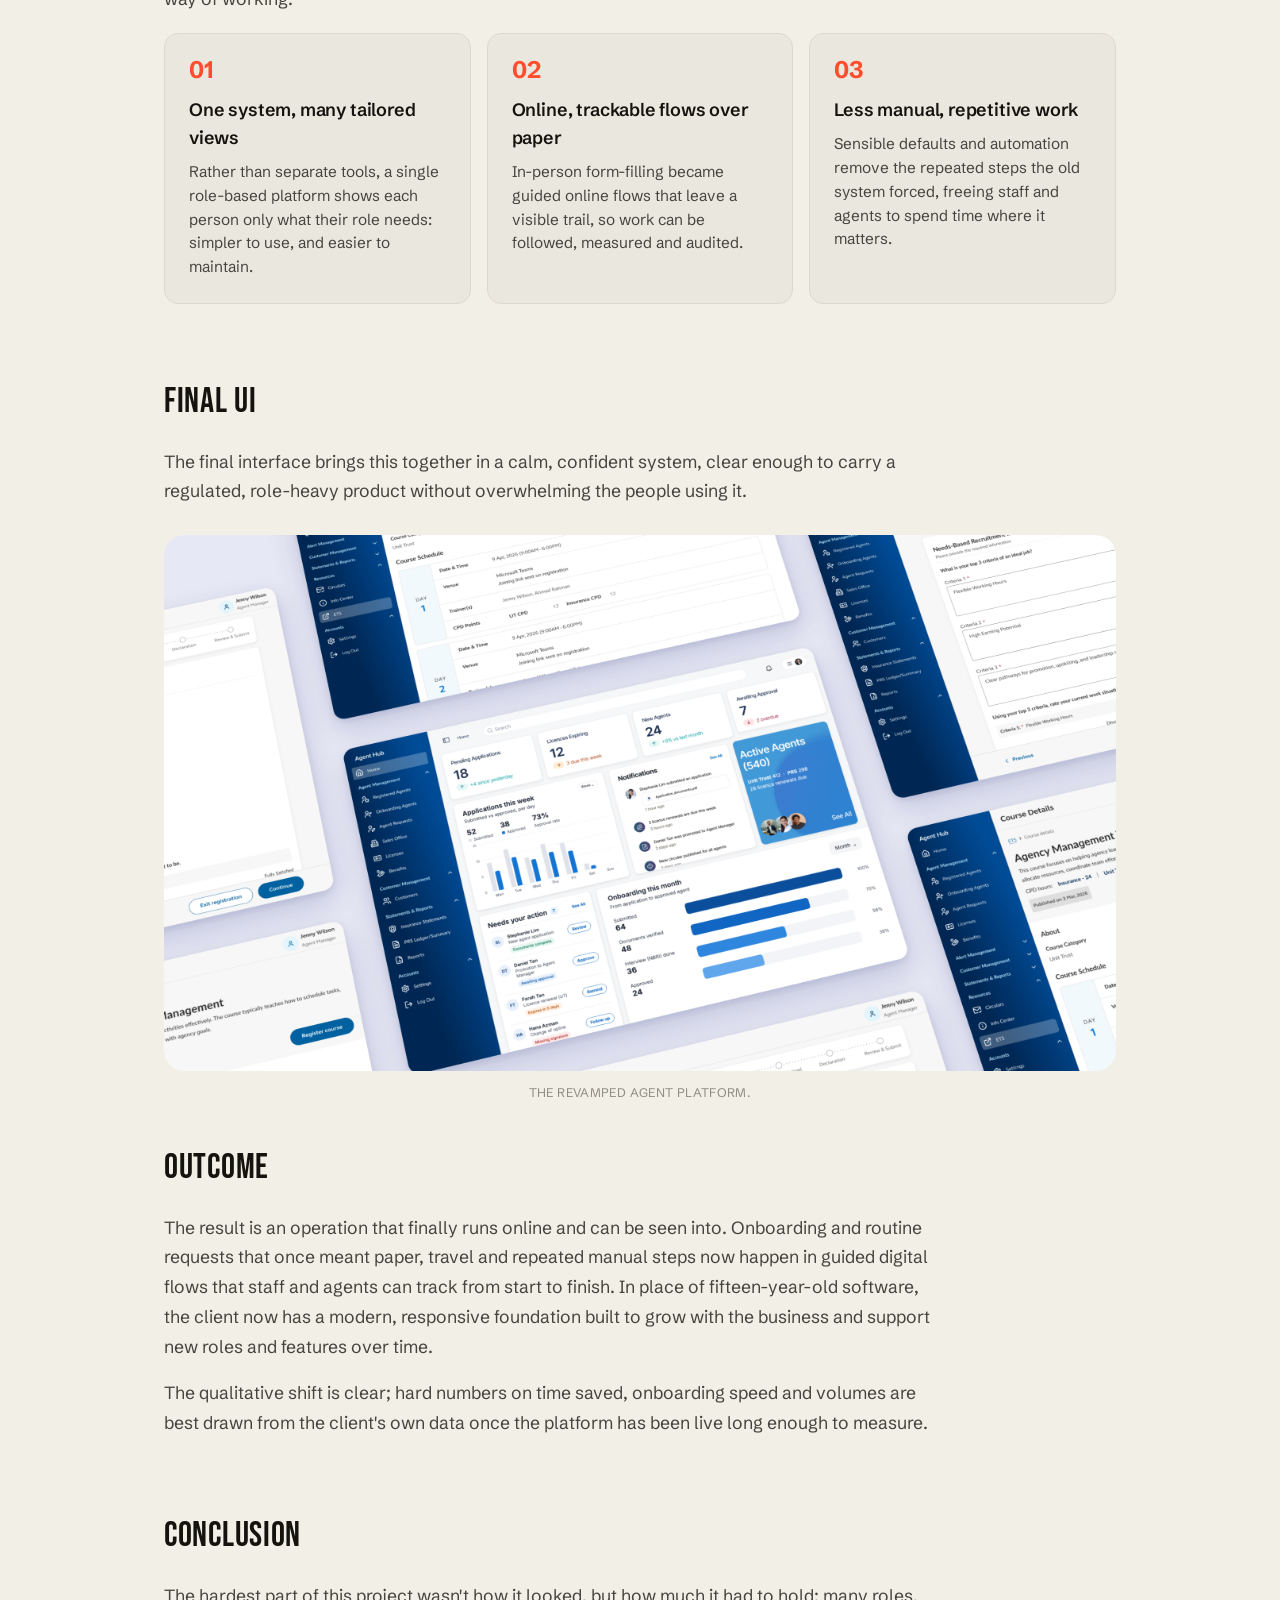
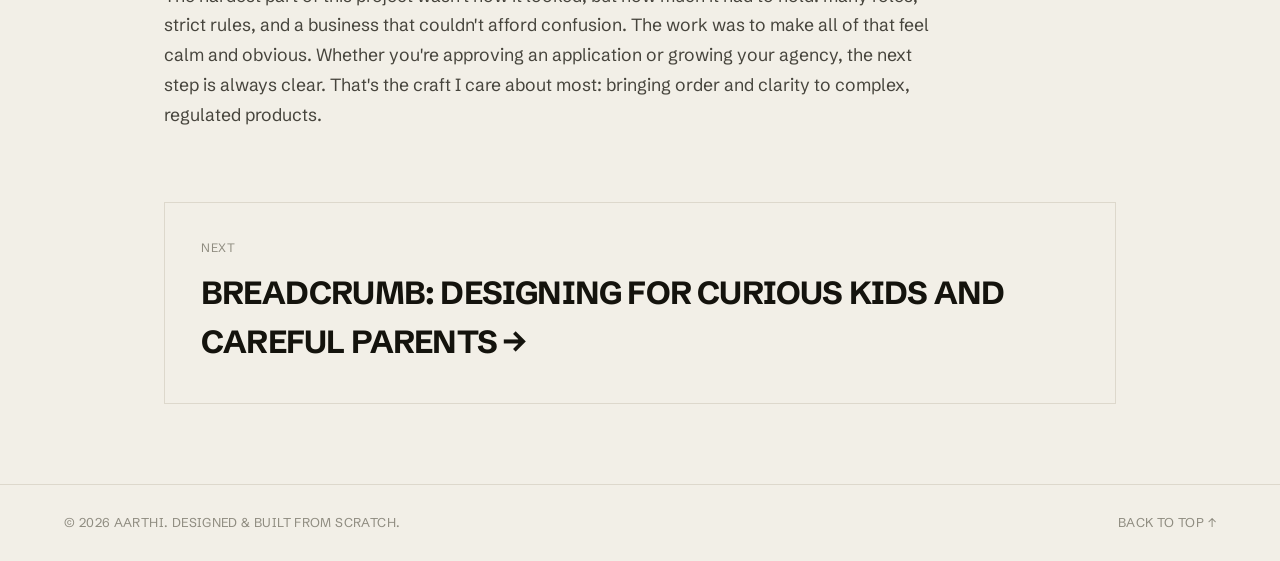
<file: work/agent-platform.html>
<!DOCTYPE html>
<html lang="en">
<head>
  <meta charset="UTF-8" />
  <meta name="viewport" content="width=device-width, initial-scale=1.0" />
  <link rel="icon" href="/favicon.ico" sizes="any" />
  <link rel="icon" type="image/png" sizes="32x32" href="../assets/img/favicon-32.png?v=3" />
  <link rel="icon" type="image/png" sizes="16x16" href="../assets/img/favicon-16.png?v=3" />
  <link rel="apple-touch-icon" sizes="180x180" href="../assets/img/apple-touch-icon.png?v=3" />
  <title>Agent Platform: Case Study · Aarthi</title>
  <meta name="description" content="Replacing 15-year-old legacy software with one responsive, role-based platform to run a fintech's Unit Trust and PRS agent network, for back-office staff and agents alike." />

  <meta property="og:title" content="Modernising a fintech's agent operations" />
  <meta property="og:description" content="Replacing 15-year-old legacy software with one responsive, role-based platform to run a fintech's Unit Trust and PRS agent network, for back-office staff and agents alike." />
  <meta property="og:type" content="article" />
  <meta property="og:url" content="https://aarthi.design/work/agent-platform.html" />
  <meta property="og:image" content="https://aarthi.design/assets/img/og-agent-platform.png" />
  <meta property="og:image:width" content="1200" />
  <meta property="og:image:height" content="630" />
  <meta property="og:image:alt" content="Fintech case study. Modernising a fintech's agent operations." />
  <meta name="twitter:card" content="summary_large_image" />
  <meta name="twitter:image" content="https://aarthi.design/assets/img/og-agent-platform.png" />

  <link rel="preconnect" href="https://fonts.googleapis.com" />
  <link rel="preconnect" href="https://fonts.gstatic.com" crossorigin />
  <link href="https://fonts.googleapis.com/css2?family=Bebas+Neue&family=Schibsted+Grotesk:wght@400..700&family=Instrument+Serif:ital@0;1&display=swap" rel="stylesheet" />
  <link rel="stylesheet" href="../assets/css/style.css?v=50" />
  <link rel="stylesheet" href="../assets/css/case.css?v=49" />
</head>
<body>
  <header class="nav" id="top">
    <a href="../index.html" class="nav__logo">Aarthi<span class="dot">.</span></a>
    <nav class="nav__links" aria-label="Primary">
      <a href="../index.html#work">Work</a>
      <a href="../about.html">About</a>
      <a href="../index.html#contact">Contact</a>
    </nav>
    <button class="theme-toggle" id="themeToggle" aria-label="Toggle dark mode" title="Toggle theme">
      <span class="theme-toggle__icon">◐</span>
    </button>
  </header>

  <main class="case">
    <a href="../index.html#work" class="case__back reveal">← All work</a>

    <header class="case__hero reveal">
      <div class="case__meta">
        <span class="tag">Fintech · Enterprise</span>
        <span class="tag tag--muted">Senior UI/UX Designer</span>
      </div>
      <h1 class="case__title">Modernising a fintech's agent operations</h1>
      <p class="case__lede">
        A leading asset manager ran its entire Unit Trust and PRS agent operation on
        software nearly fifteen years old. I led the design of a single responsive
        platform to replace it: a role-based home for the back-office team to run the
        agent network, and for thousands of <em>agents</em> to run their own business.
      </p>
    </header>

    <div class="case__cover reveal" data-tone="sky">
      <span class="case__zoom"><img src="../assets/img/agent-platform-cover.png" alt="Agent platform: an agent profile with hierarchy, licences and downline" /></span>
    </div>

    <section class="case__facts reveal">
      <div><h4>Role</h4><p>Senior UI/UX Designer</p></div>
      <div><h4>Industry</h4><p>Fintech · Asset management</p></div>
      <div><h4>Platform</h4><p>Responsive web app</p></div>
    </section>

    <article class="case__body">
      <section class="reveal">
        <h2>Overview</h2>
        <p>
          The client is a leading asset manager whose business is sold through a network
          of licensed agents. The platform manages those agents and the products they
          distribute: <strong>Unit Trust (UT)</strong> and the <strong>Private Retirement
          Scheme (PRS)</strong>. It covers the full agent lifecycle, from onboarding and
          licensing to day-to-day business, for both the client's staff and the agents
          themselves.
        </p>
        <p>
          The goal of the revamp was simple to say and demanding to deliver: retire the
          ageing legacy system, remove the repetitive manual work and in-person paperwork
          it forced on everyone, and move the whole operation online, where it could
          finally be tracked. One modern platform, built to grow with the business.
        </p>
      </section>

      <section class="reveal">
        <h2>The problem</h2>
        <p class="case__statement">A regulated agent network was being run on fifteen-year-old software: by hand, and on <em>paper</em>.</p>
        <p>
          The legacy system still worked, but it shaped how everyone behaved around it:
          slow, manual, and impossible to see into. Each limitation carried a real cost,
          for agents, for staff, or for the business.
        </p>
        <h3 class="case__subhead">What we were up against</h3>
        <div class="case__features">
          <div class="case__feature">
            <span class="ic" aria-hidden="true"><svg viewBox="0 0 24 24" fill="none" stroke="currentColor" stroke-width="1.6" stroke-linecap="round" stroke-linejoin="round"><rect x="3" y="4" width="18" height="13" rx="2"/><path d="M8 21h8M12 17v4"/></svg></span>
            <div><h4>Ageing legacy software</h4><p>Nearly fifteen years old, costly to maintain, and holding the business back from working in a modern, online way.</p></div>
          </div>
          <div class="case__feature">
            <span class="ic" aria-hidden="true"><svg viewBox="0 0 24 24" fill="none" stroke="currentColor" stroke-width="1.6" stroke-linecap="round" stroke-linejoin="round"><path d="M7 3h7l5 5v12a1 1 0 0 1-1 1H7a1 1 0 0 1-1-1V4a1 1 0 0 1 1-1z"/><path d="M14 3v5h5M9 13h6M9 17h4"/></svg></span>
            <div><h4>Paper, in person</h4><p>Onboarding and routine requests meant filling forms by hand, in person, tying activity to a place and a delay.</p></div>
          </div>
          <div class="case__feature">
            <span class="ic" aria-hidden="true"><svg viewBox="0 0 24 24" fill="none" stroke="currentColor" stroke-width="1.6" stroke-linecap="round" stroke-linejoin="round"><path d="M17 3l4 4-4 4"/><path d="M21 7H8a4 4 0 0 0-4 4v1"/><path d="M7 21l-4-4 4-4"/><path d="M3 17h13a4 4 0 0 0 4-4v-1"/></svg></span>
            <div><h4>Repetitive manual tasks</h4><p>Staff and agents repeated the same time-consuming steps by hand. Those were hours better spent on customers.</p></div>
          </div>
          <div class="case__feature">
            <span class="ic" aria-hidden="true"><svg viewBox="0 0 24 24" fill="none" stroke="currentColor" stroke-width="1.6" stroke-linecap="round" stroke-linejoin="round"><path d="M3 3l18 18"/><path d="M10.6 5.1A9.6 9.6 0 0 1 12 5c5 0 9 5 9 7a12 12 0 0 1-2.2 3M6.2 6.2A12.4 12.4 0 0 0 3 12c0 2 4 7 9 7a9.5 9.5 0 0 0 3.9-.8"/></svg></span>
            <div><h4>No way to track anything</h4><p>With little visibility into applications or status, people chased updates by phone and email, and nothing could be measured.</p></div>
          </div>
          <div class="case__feature">
            <span class="ic" aria-hidden="true"><svg viewBox="0 0 24 24" fill="none" stroke="currentColor" stroke-width="1.6" stroke-linecap="round" stroke-linejoin="round"><circle cx="9" cy="8" r="3.2"/><path d="M3.5 20a6.5 6.5 0 0 1 11-4.8"/><circle cx="17.5" cy="16.5" r="4.3"/><path d="M17.5 14.7v1.9l1.4 1"/></svg></span>
            <div><h4>Slow agent onboarding</h4><p>Bringing on a new agent was a manual, multi-step effort that delayed the moment they could begin earning.</p></div>
          </div>
          <div class="case__feature">
            <span class="ic" aria-hidden="true"><svg viewBox="0 0 24 24" fill="none" stroke="currentColor" stroke-width="1.6" stroke-linecap="round" stroke-linejoin="round"><rect x="3" y="4" width="8" height="6" rx="1"/><rect x="13" y="8" width="8" height="6" rx="1"/><rect x="6" y="15" width="8" height="5" rx="1"/></svg></span>
            <div><h4>Scattered information</h4><p>Circulars, guidance and training lived in fragmented places, so agents struggled to find what they needed to stay compliant.</p></div>
          </div>
        </div>
      </section>

      <section class="reveal">
        <h2>My role &amp; process</h2>
        <p>
          I led the design of the platform from first principles to final UI, working
          closely with the client to understand a complex, regulated, role-based operation
          and turn it into something people could actually use. My contribution spanned
          four fronts:
        </p>
        <div class="case__features">
          <div class="case__feature">
            <span class="ic" aria-hidden="true"><svg viewBox="0 0 24 24" fill="none" stroke="currentColor" stroke-width="1.6" stroke-linecap="round" stroke-linejoin="round"><circle cx="12" cy="12" r="9"/><path d="M15.6 8.4l-2.1 5.1-5.1 2.1 2.1-5.1z"/></svg></span>
            <div><h4>Led the design end to end</h4><p>Owned the experience from research and structure through to the final, build-ready interface.</p></div>
          </div>
          <div class="case__feature">
            <span class="ic" aria-hidden="true"><svg viewBox="0 0 24 24" fill="none" stroke="currentColor" stroke-width="1.6" stroke-linecap="round" stroke-linejoin="round"><path d="M9 4 3 6v14l6-2 6 2 6-2V4l-6 2-6-2z"/><path d="M9 4v14M15 6v14"/></svg></span>
            <div><h4>Mapped a complex domain</h4><p>Worked alongside the client to learn the agent lifecycle, licensing rules and how each role really works.</p></div>
          </div>
          <div class="case__feature">
            <span class="ic" aria-hidden="true"><svg viewBox="0 0 24 24" fill="none" stroke="currentColor" stroke-width="1.6" stroke-linecap="round" stroke-linejoin="round"><circle cx="9" cy="9" r="3"/><path d="M3.5 19a5.5 5.5 0 0 1 11 0"/><path d="M16 8a3 3 0 0 1 0 6M20.5 19a5.5 5.5 0 0 0-4-5.3"/></svg></span>
            <div><h4>Designed for many roles</h4><p>Shaped distinct experiences for the client's staff and for agents, all from one coherent system.</p></div>
          </div>
          <div class="case__feature">
            <span class="ic" aria-hidden="true"><svg viewBox="0 0 24 24" fill="none" stroke="currentColor" stroke-width="1.6" stroke-linecap="round" stroke-linejoin="round"><rect x="3" y="3" width="7" height="7" rx="1.5"/><rect x="14" y="3" width="7" height="7" rx="1.5"/><rect x="3" y="14" width="7" height="7" rx="1.5"/><rect x="14" y="14" width="7" height="7" rx="1.5"/></svg></span>
            <div><h4>Built a scalable system</h4><p>Created a responsive design system so the product stays consistent as new roles and features are added.</p></div>
          </div>
        </div>
      </section>

      <section class="reveal">
        <h2>Two kinds of users</h2>
        <p class="case__statement">One platform, two very different jobs to <em>do</em>.</p>
        <p>
          The platform quietly serves two very different audiences from the same
          foundation. The client's back-office staff use it to run and oversee the agent
          network; the agents use it to run their own businesses. Who you are decides what
          you see, so role-based access shaped every screen and every flow from the start.
        </p>
        <div class="case__panels">
          <div class="case__panel">
            <p class="case__panel-label">Internal · Back office</p>
            <h3>Run and oversee the network</h3>
            <p class="case__panel-role">Staff own the agent network end to end, turning paperwork and follow-up calls into clear, trackable actions.</p>
            <ul class="case__checklist">
              <li>Manage agents from one view of the whole network</li>
              <li>Onboard agents through a guided online flow</li>
              <li>Track applications from submitted to settled</li>
              <li>Approve or reject, with a record of every decision</li>
              <li>Promote agents through the hierarchy</li>
            </ul>
          </div>
          <div class="case__panel">
            <p class="case__panel-label">Agent</p>
            <h3>Run their own business</h3>
            <p class="case__panel-role">Agents get their network, their customers and their earnings in one place, tailored to their role.</p>
            <ul class="case__checklist">
              <li>See their agent hierarchy and downline</li>
              <li>Their customers and the transactions behind them</li>
              <li>Track licences and renewals to stay compliant</li>
              <li>Onboard new downline agents online</li>
              <li>Circulars: official notices in one place</li>
              <li>An info centre and a training module</li>
              <li>Business overview and commission statements</li>
            </ul>
          </div>
        </div>
        <figure class="case__figure" data-tone="sky">
          <span class="case__zoom"><img src="../assets/img/agent-platform-staff.png" alt="Back-office Registered Agents view, managing and tracking the agent network" /></span>
          <figcaption>The back-office view, managing and tracking the agent network.</figcaption>
        </figure>
      </section>

      <section class="reveal">
        <h2>Key design decisions</h2>
        <p>A few decisions shaped the whole product. Each one traces straight back to a problem in the old way of working.</p>
        <div class="case__cards case__cards--3">
          <div class="case__card">
            <span class="case__card-num">01</span>
            <h4>One system, many tailored views</h4>
            <p>Rather than separate tools, a single role-based platform shows each person only what their role needs: simpler to use, and easier to maintain.</p>
          </div>
          <div class="case__card">
            <span class="case__card-num">02</span>
            <h4>Online, trackable flows over paper</h4>
            <p>In-person form-filling became guided online flows that leave a visible trail, so work can be followed, measured and audited.</p>
          </div>
          <div class="case__card">
            <span class="case__card-num">03</span>
            <h4>Less manual, repetitive work</h4>
            <p>Sensible defaults and automation remove the repeated steps the old system forced, freeing staff and agents to spend time where it matters.</p>
          </div>
        </div>
      </section>

      <section class="reveal">
        <h2>Final UI</h2>
        <p>
          The final interface brings this together in a calm, confident system, clear
          enough to carry a regulated, role-heavy product without overwhelming the people
          using it.
        </p>
        <figure class="case__figure" data-tone="sky">
          <span class="case__zoom"><img src="../assets/img/agent-platform-final.png" alt="The revamped agent platform: dashboards, agent management, sales and registration screens" /></span>
          <figcaption>The revamped agent platform.</figcaption>
        </figure>
      </section>

      <section class="reveal">
        <h2>Outcome</h2>
        <p>
          The result is an operation that finally runs online and can be seen into.
          Onboarding and routine requests that once meant paper, travel and repeated manual
          steps now happen in guided digital flows that staff and agents can track from
          start to finish. In place of fifteen-year-old software, the client now has a
          modern, responsive foundation built to grow with the business and support new
          roles and features over time.
        </p>
        <p>
          The qualitative shift is clear; hard numbers on time saved, onboarding speed and
          volumes are best drawn from the client's own data once the platform has been live
          long enough to measure.
        </p>
      </section>

      <section class="reveal">
        <h2>Conclusion</h2>
        <p>
          The hardest part of this project wasn't how it looked, but how much it had to
          hold: many roles, strict rules, and a business that couldn't afford confusion. The
          work was to make all of that feel calm and obvious. Whether you're
          approving an application or growing your agency, the next step is always clear.
          That's the craft I care about most: bringing order and clarity to complex,
          regulated products.
        </p>
      </section>
    </article>

    <nav class="case__next reveal" aria-label="Next case study">
      <span>Next</span>
      <a href="breadcrumb.html">Breadcrumb: designing for curious kids and careful parents →</a>
    </nav>
  </main>

  <footer class="footer">
    <span>© <span id="year"></span> Aarthi. Designed & built from scratch.</span>
    <a href="#top">Back to top ↑</a>
  </footer>

  <script src="../assets/js/main.js?v=28"></script>
</body>
</html>
</file>
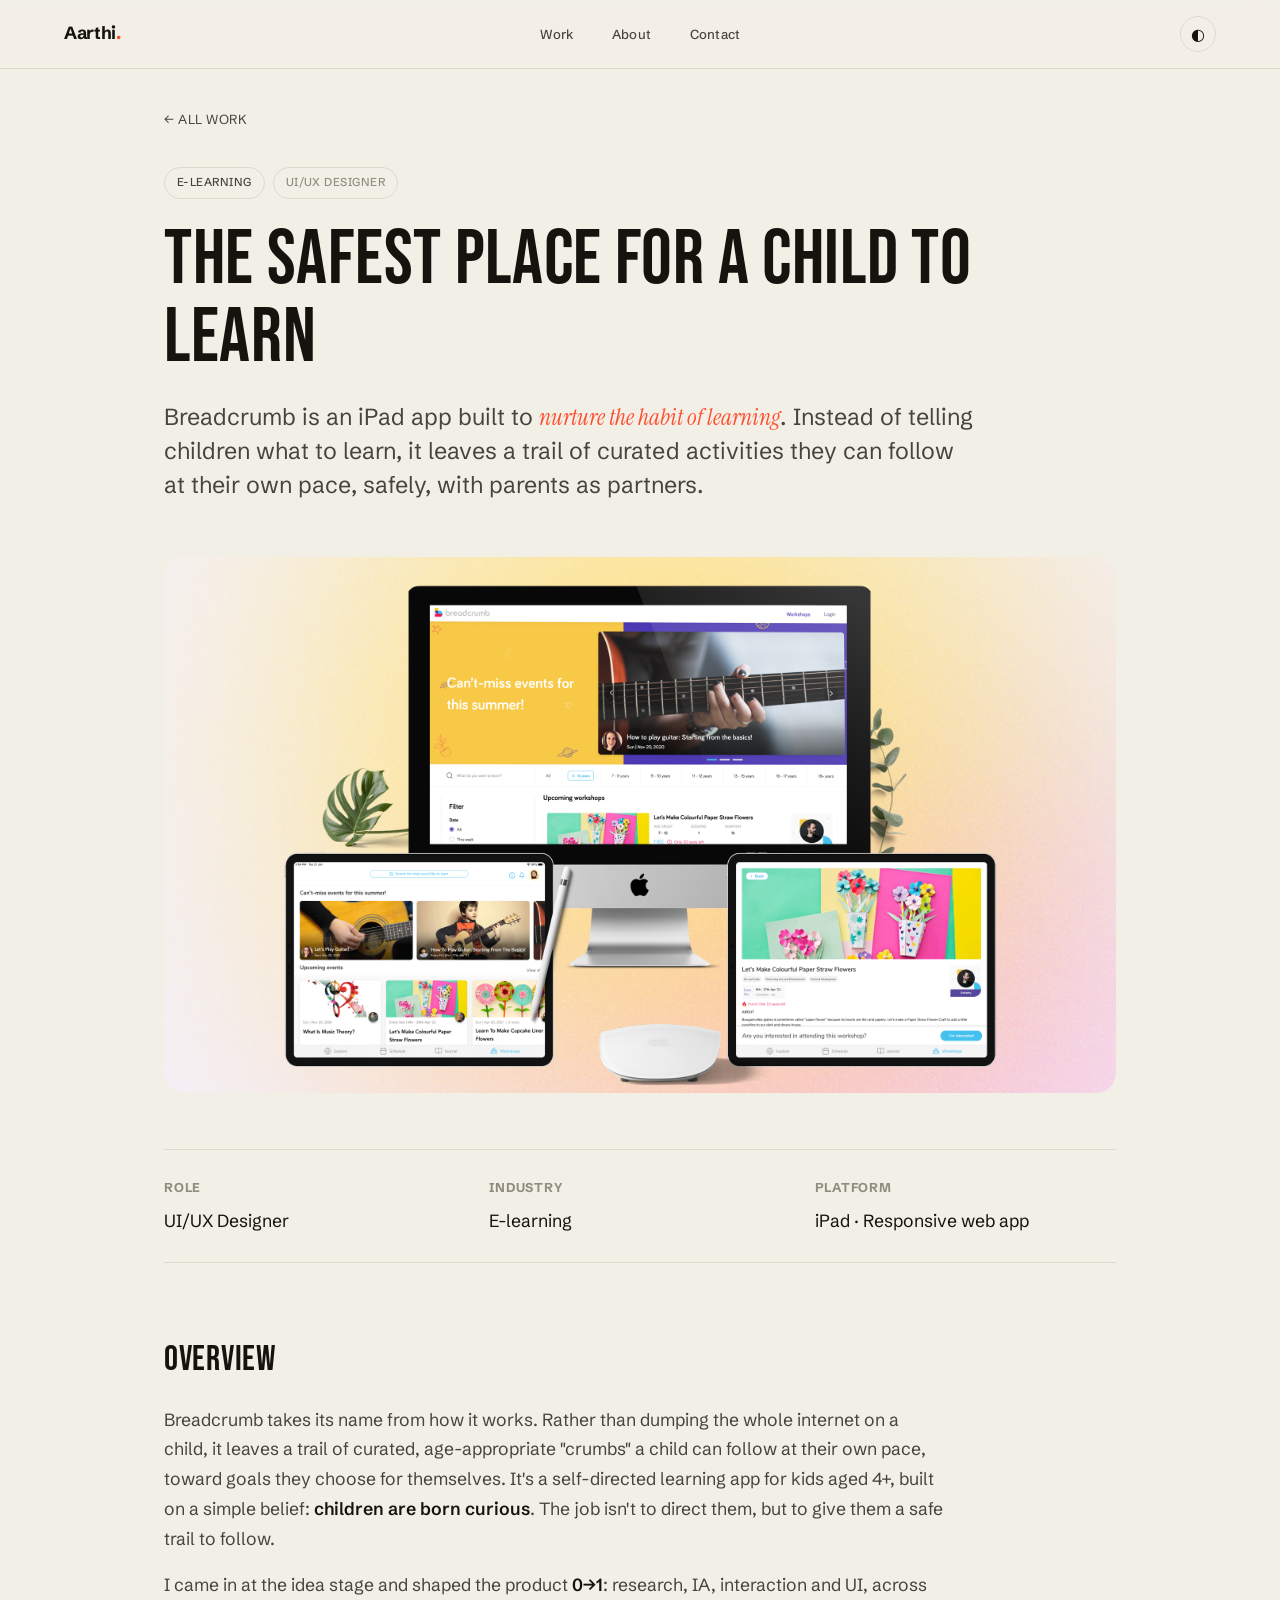
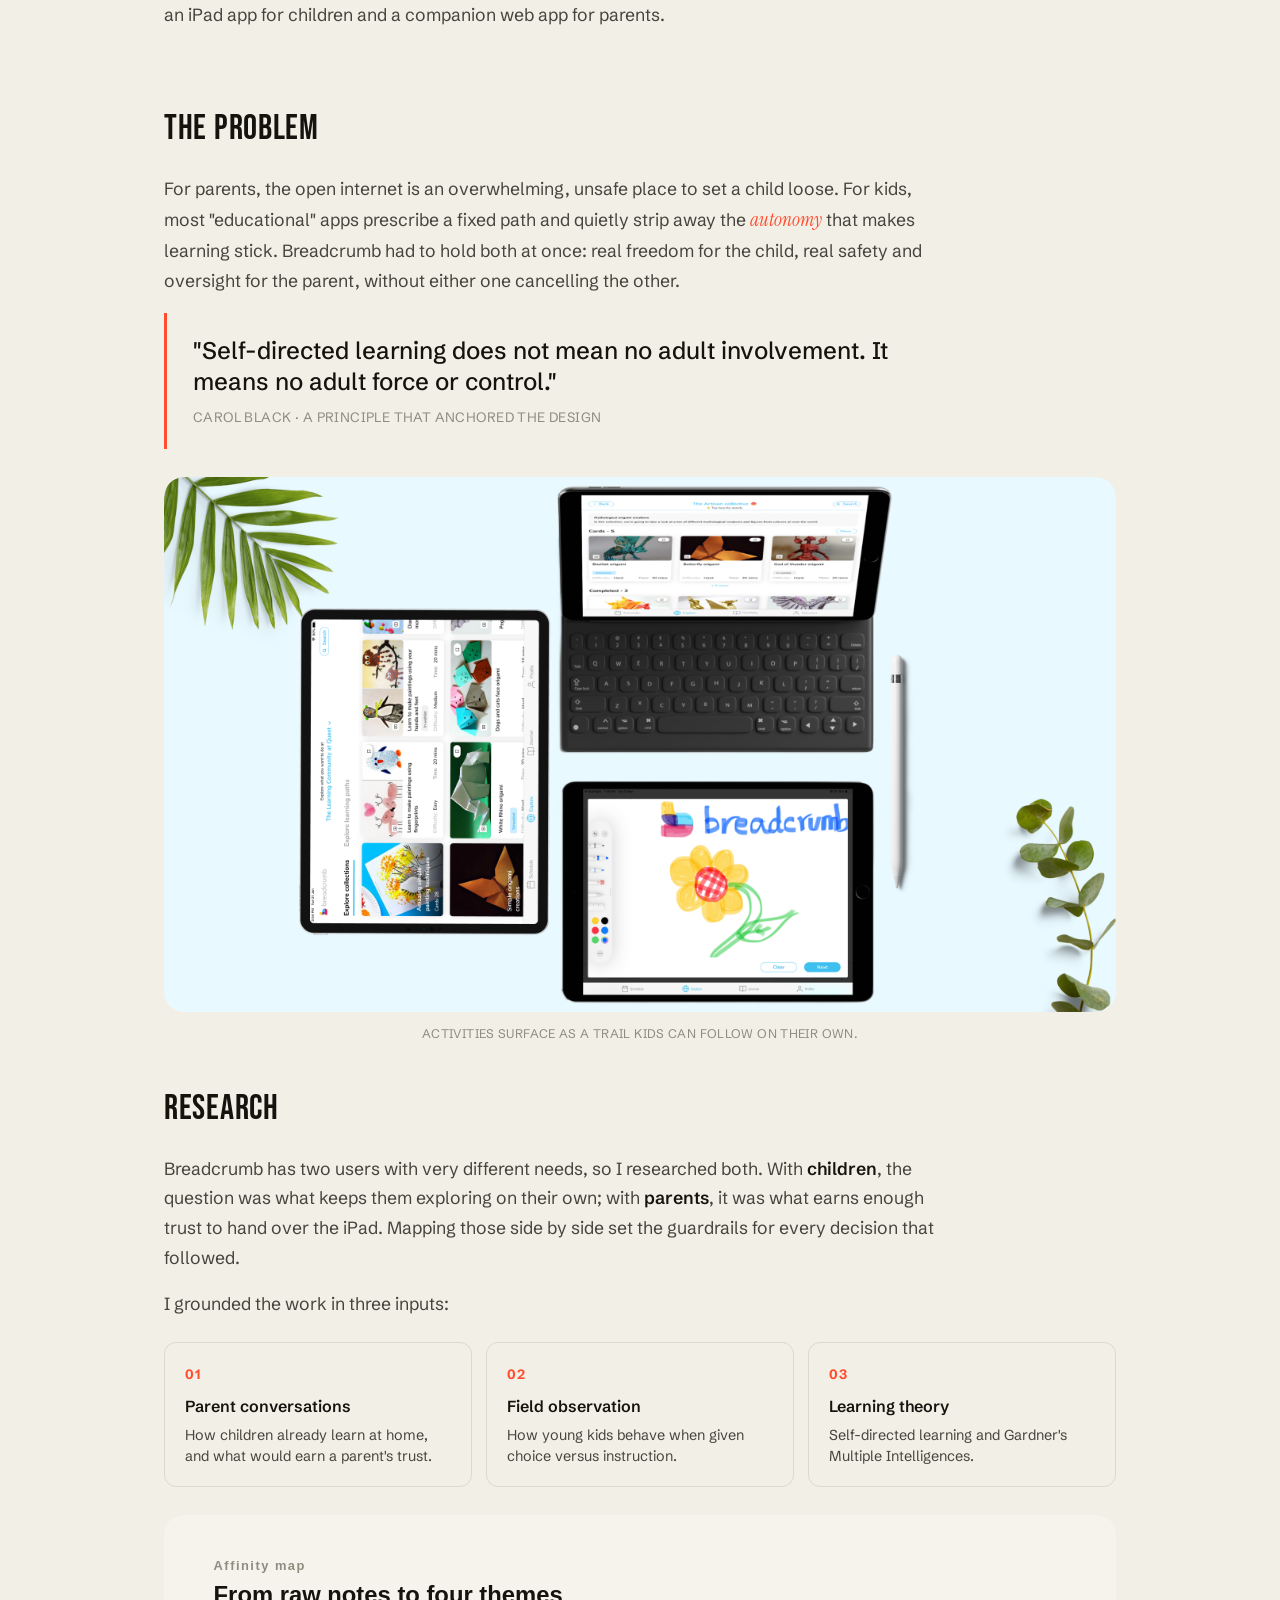
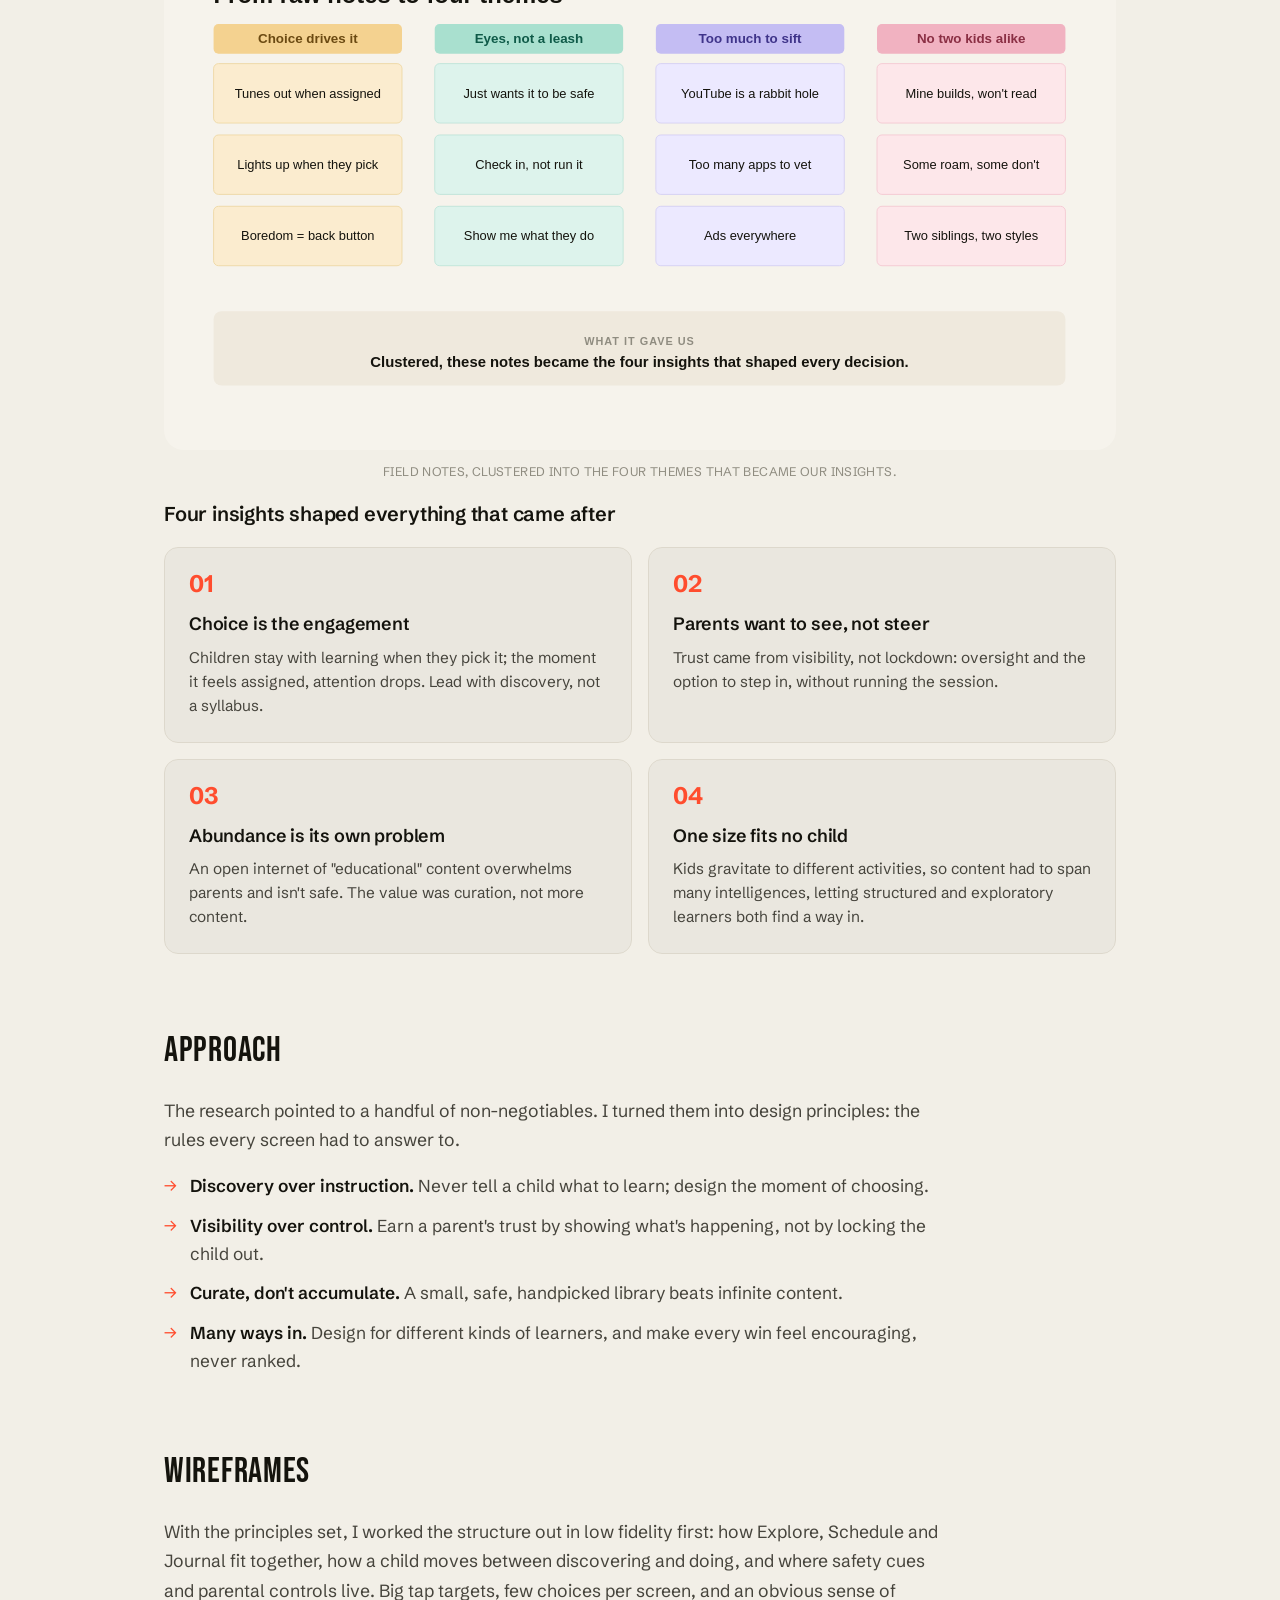
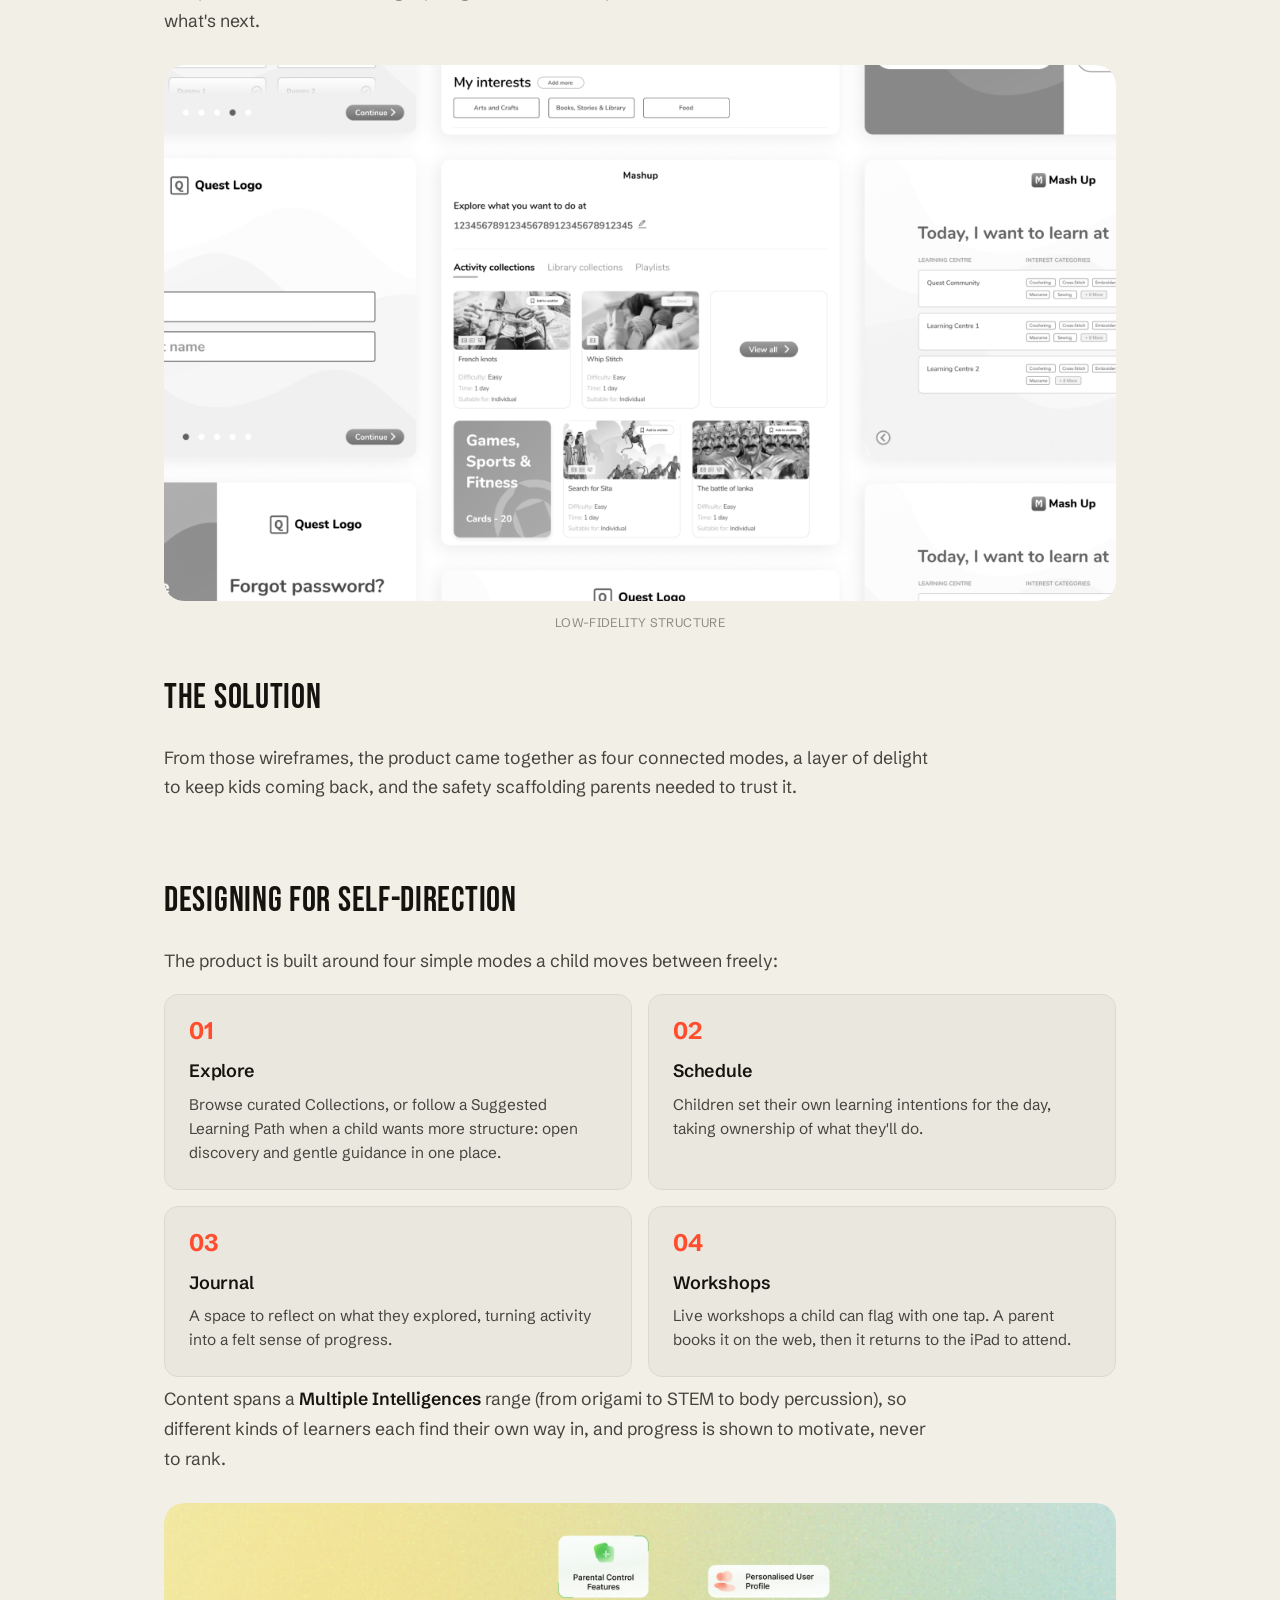
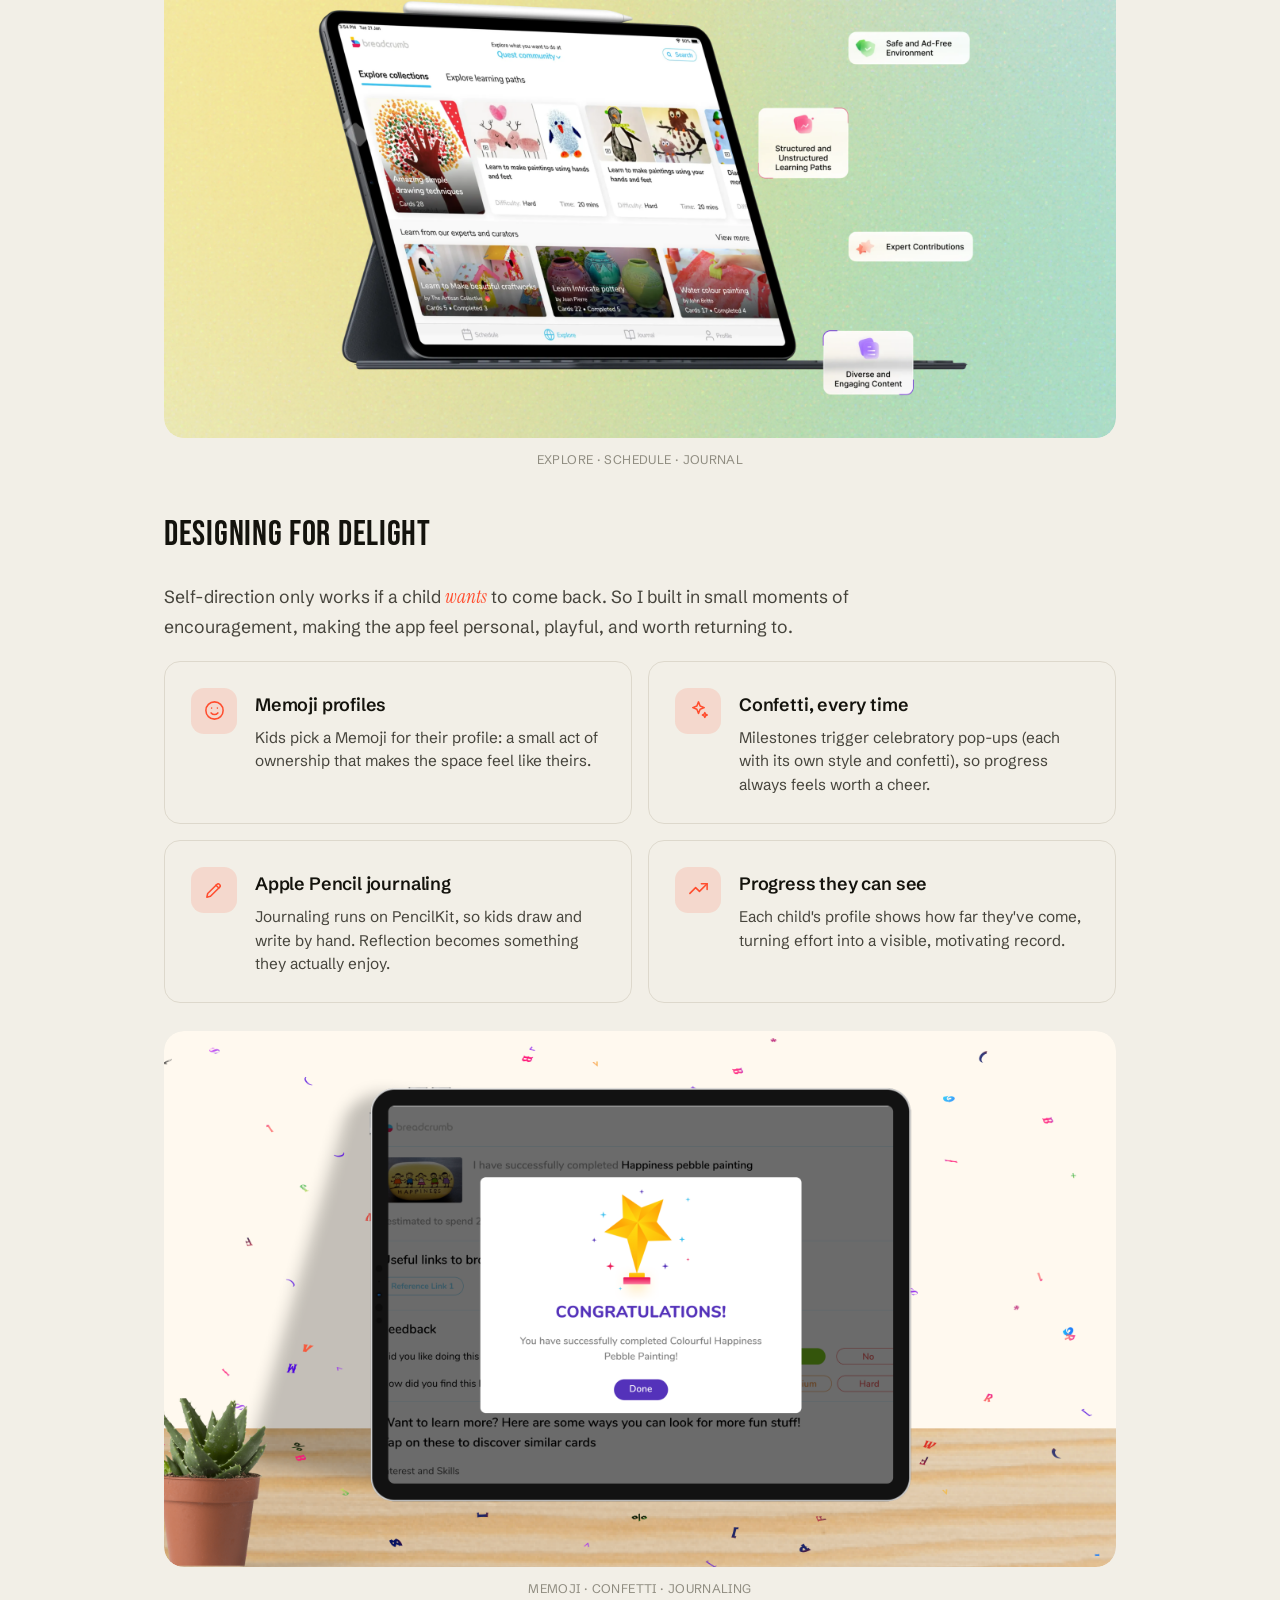
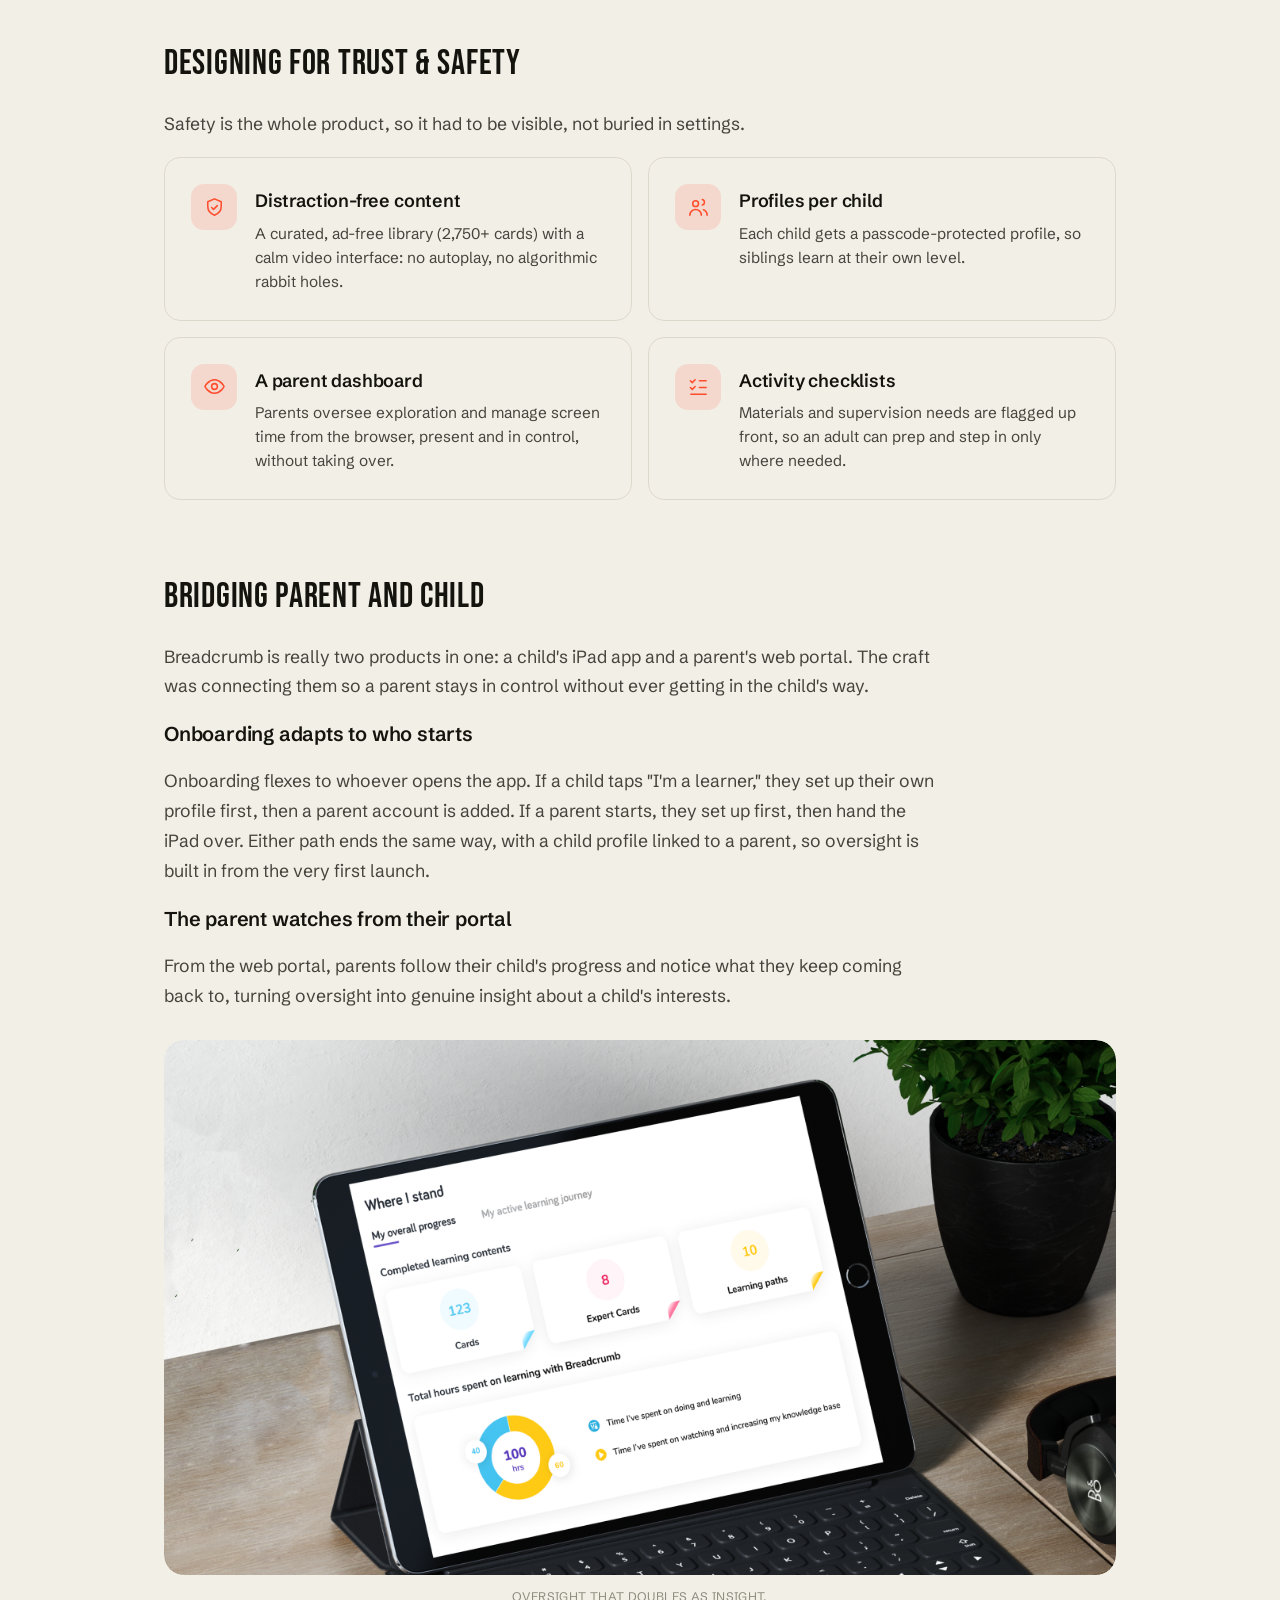
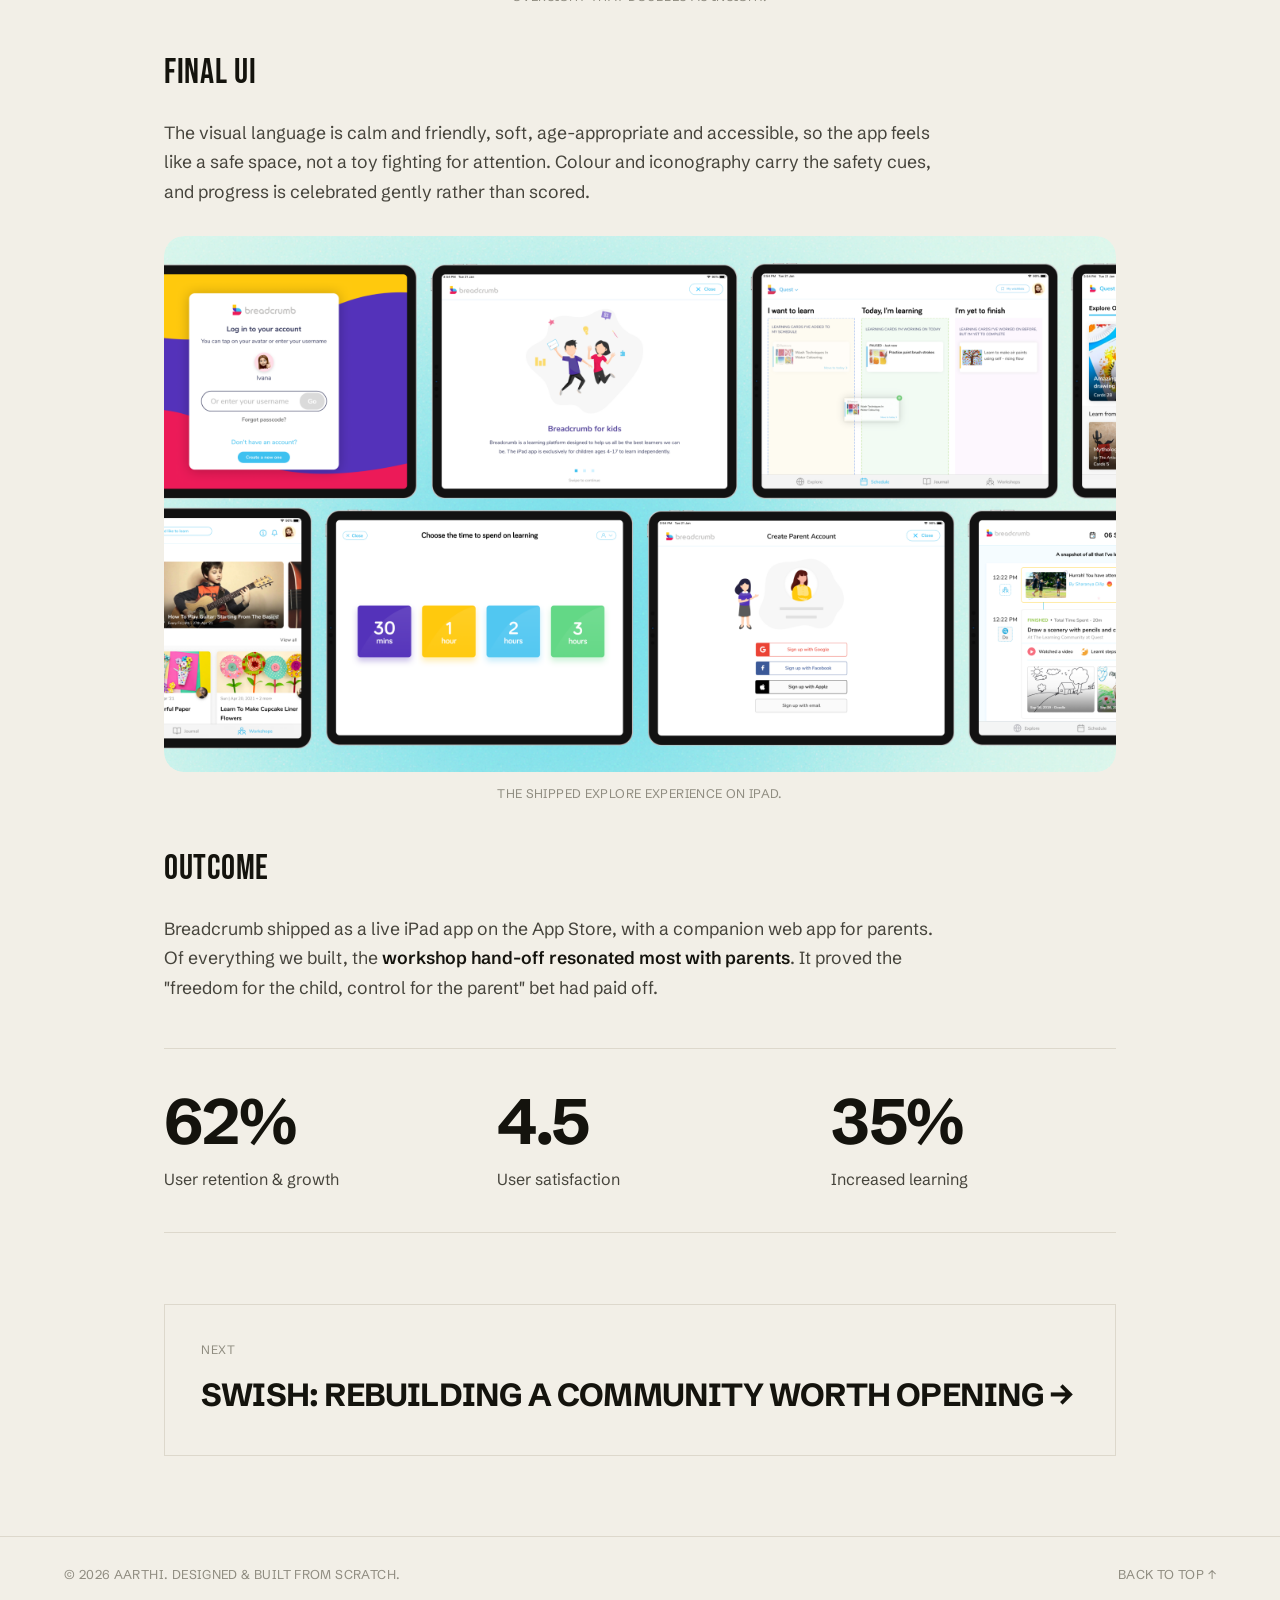
<file: work/breadcrumb.html>
<!DOCTYPE html>
<html lang="en">
<head>
  <meta charset="UTF-8" />
  <meta name="viewport" content="width=device-width, initial-scale=1.0" />
  <link rel="icon" href="/favicon.ico" sizes="any" />
  <link rel="icon" type="image/png" sizes="32x32" href="../assets/img/favicon-32.png?v=3" />
  <link rel="icon" type="image/png" sizes="16x16" href="../assets/img/favicon-16.png?v=3" />
  <link rel="apple-touch-icon" sizes="180x180" href="../assets/img/apple-touch-icon.png?v=3" />
  <title>Breadcrumb · Case Study · Aarthi</title>
  <meta name="description" content="Breadcrumb is an iPad app designed as a safe space for young learners to explore and build the habit of learning, with parents as partners." />

  <meta property="og:title" content="Breadcrumb · The safest place for a child to learn" />
  <meta property="og:description" content="Breadcrumb is an iPad app designed as a safe space for young learners to explore and build the habit of learning, with parents as partners." />
  <meta property="og:type" content="article" />
  <meta property="og:url" content="https://aarthi.design/work/breadcrumb.html" />
  <meta property="og:image" content="https://aarthi.design/assets/img/og-breadcrumb.png" />
  <meta property="og:image:width" content="1200" />
  <meta property="og:image:height" content="630" />
  <meta property="og:image:alt" content="Breadcrumb case study. The safest place for a child to learn." />
  <meta name="twitter:card" content="summary_large_image" />
  <meta name="twitter:image" content="https://aarthi.design/assets/img/og-breadcrumb.png" />

  <link rel="preconnect" href="https://fonts.googleapis.com" />
  <link rel="preconnect" href="https://fonts.gstatic.com" crossorigin />
  <link href="https://fonts.googleapis.com/css2?family=Bebas+Neue&family=Schibsted+Grotesk:wght@400..700&family=Instrument+Serif:ital@0;1&display=swap" rel="stylesheet" />
  <link rel="stylesheet" href="../assets/css/style.css?v=50" />
  <link rel="stylesheet" href="../assets/css/case.css?v=49" />
</head>
<body>
  <header class="nav" id="top">
    <a href="../index.html" class="nav__logo">Aarthi<span class="dot">.</span></a>
    <nav class="nav__links" aria-label="Primary">
      <a href="../index.html#work">Work</a>
      <a href="../about.html">About</a>
      <a href="../index.html#contact">Contact</a>
    </nav>
    <button class="theme-toggle" id="themeToggle" aria-label="Toggle dark mode" title="Toggle theme">
      <span class="theme-toggle__icon">◐</span>
    </button>
  </header>

  <main class="case">
    <a href="../index.html#work" class="case__back reveal">← All work</a>

    <header class="case__hero reveal">
      <div class="case__meta">
        <span class="tag">E-learning</span>
        <span class="tag tag--muted">UI/UX Designer</span>
      </div>
      <h1 class="case__title">The safest place for a child to learn</h1>
      <p class="case__lede">
        Breadcrumb is an iPad app built to <em>nurture the habit of learning</em>.
        Instead of telling children what to learn, it leaves a trail of curated
        activities they can follow at their own pace, safely, with parents as partners.
      </p>
    </header>

    <div class="case__cover reveal" data-tone="sky">
      <span class="case__zoom"><img src="../assets/img/breadcrumb-cover.png" alt="Breadcrumb workshops and events across iPad and desktop" /></span>
    </div>

    <section class="case__facts reveal">
      <div><h4>Role</h4><p>UI/UX Designer</p></div>
      <div><h4>Industry</h4><p>E-learning</p></div>
      <div><h4>Platform</h4><p>iPad · Responsive web app</p></div>
    </section>

    <article class="case__body">
      <section class="reveal">
        <h2>Overview</h2>
        <p>
          Breadcrumb takes its name from how it works. Rather than dumping the whole
          internet on a child, it leaves a trail of curated, age-appropriate "crumbs"
          a child can follow at their own pace, toward goals they choose for themselves.
          It's a self-directed learning app for kids aged 4+, built on a simple belief:
          <strong>children are born curious</strong>. The job isn't to direct them,
          but to give them a safe trail to follow.
        </p>
        <p>
          I came in at the idea stage and shaped the product <strong>0→1</strong>:
          research, IA, interaction and UI, across an iPad app for children and a
          companion web app for parents.
        </p>
      </section>

      <section class="reveal">
        <h2>The problem</h2>
        <p>
          For parents, the open internet is an overwhelming, unsafe place to set a
          child loose. For kids, most "educational" apps prescribe a fixed path and
          quietly strip away the <em>autonomy</em> that makes learning stick. Breadcrumb
          had to hold both at once: real freedom for the child, real safety and
          oversight for the parent, without either one cancelling the other.
        </p>
        <blockquote>
          "Self-directed learning does not mean no adult involvement. It means no adult
          force or control."
          <cite>Carol Black · a principle that anchored the design</cite>
        </blockquote>
        <figure class="case__figure" data-tone="sky">
          <span class="case__zoom"><img src="../assets/img/breadcrumb-explore.png" alt="Explore: activities and Apple Pencil journaling on iPad" /></span>
          <figcaption>Activities surface as a trail kids can follow on their own.</figcaption>
        </figure>
      </section>

      <section class="reveal">
        <h2>Research</h2>
        <p>
          Breadcrumb has two users with very different needs, so I researched both.
          With <strong>children</strong>, the question was what keeps them exploring
          on their own; with <strong>parents</strong>, it was what earns enough trust
          to hand over the iPad. Mapping those side by side set the guardrails for
          every decision that followed.
        </p>
        <p>I grounded the work in three inputs:</p>
        <div class="case__methods">
          <div class="case__method">
            <span>01</span>
            <h5>Parent conversations</h5>
            <p>How children already learn at home, and what would earn a parent's trust.</p>
          </div>
          <div class="case__method">
            <span>02</span>
            <h5>Field observation</h5>
            <p>How young kids behave when given choice versus instruction.</p>
          </div>
          <div class="case__method">
            <span>03</span>
            <h5>Learning theory</h5>
            <p>Self-directed learning and Gardner's Multiple Intelligences.</p>
          </div>
        </div>
        <figure class="case__figure" data-tone="sky">
          <img src="../assets/img/breadcrumb-research.svg?v=2" alt="Affinity map clustering research notes into four themes: choice drives it, eyes not a leash, too much to sift, no two kids alike" />
          <figcaption>Field notes, clustered into the four themes that became our insights.</figcaption>
        </figure>
        <h3 class="case__subhead">Four insights shaped everything that came after</h3>
        <div class="case__cards case__cards--2">
          <div class="case__card">
            <span class="case__card-num">01</span>
            <h4>Choice is the engagement</h4>
            <p>Children stay with learning when they pick it; the moment it feels assigned, attention drops. Lead with discovery, not a syllabus.</p>
          </div>
          <div class="case__card">
            <span class="case__card-num">02</span>
            <h4>Parents want to see, not steer</h4>
            <p>Trust came from visibility, not lockdown: oversight and the option to step in, without running the session.</p>
          </div>
          <div class="case__card">
            <span class="case__card-num">03</span>
            <h4>Abundance is its own problem</h4>
            <p>An open internet of "educational" content overwhelms parents and isn't safe. The value was curation, not more content.</p>
          </div>
          <div class="case__card">
            <span class="case__card-num">04</span>
            <h4>One size fits no child</h4>
            <p>Kids gravitate to different activities, so content had to span many intelligences, letting structured and exploratory learners both find a way in.</p>
          </div>
        </div>
      </section>

      <section class="reveal">
        <h2>Approach</h2>
        <p>
          The research pointed to a handful of non-negotiables. I turned them into
          design principles: the rules every screen had to answer to.
        </p>
        <ul class="case__list">
          <li><strong>Discovery over instruction.</strong> Never tell a child what to learn; design the moment of choosing.</li>
          <li><strong>Visibility over control.</strong> Earn a parent's trust by showing what's happening, not by locking the child out.</li>
          <li><strong>Curate, don't accumulate.</strong> A small, safe, handpicked library beats infinite content.</li>
          <li><strong>Many ways in.</strong> Design for different kinds of learners, and make every win feel encouraging, never ranked.</li>
        </ul>
      </section>

      <section class="reveal">
        <h2>Wireframes</h2>
        <p>
          With the principles set, I worked the structure out in low fidelity first:
          how Explore, Schedule and Journal fit together, how a child moves between
          discovering and doing, and where safety cues and parental controls live.
          Big tap targets, few choices per screen, and an obvious sense of what's next.
        </p>
        <figure class="case__figure" data-tone="sky">
          <span class="case__zoom"><img src="../assets/img/breadcrumb-wireframes.png" alt="Low-fidelity wireframes of the key flows" /></span>
          <figcaption>Low-fidelity structure</figcaption>
        </figure>
      </section>

      <section class="reveal">
        <h2>The solution</h2>
        <p>
          From those wireframes, the product came together as four connected modes,
          a layer of delight to keep kids coming back, and the safety scaffolding
          parents needed to trust it.
        </p>
      </section>

      <section class="reveal">
        <h2>Designing for self-direction</h2>
        <p>The product is built around four simple modes a child moves between freely:</p>
        <div class="case__cards case__cards--2">
          <div class="case__card">
            <span class="case__card-num">01</span>
            <h4>Explore</h4>
            <p>Browse curated Collections, or follow a Suggested Learning Path when a child wants more structure: open discovery and gentle guidance in one place.</p>
          </div>
          <div class="case__card">
            <span class="case__card-num">02</span>
            <h4>Schedule</h4>
            <p>Children set their own learning intentions for the day, taking ownership of what they'll do.</p>
          </div>
          <div class="case__card">
            <span class="case__card-num">03</span>
            <h4>Journal</h4>
            <p>A space to reflect on what they explored, turning activity into a felt sense of progress.</p>
          </div>
          <div class="case__card">
            <span class="case__card-num">04</span>
            <h4>Workshops</h4>
            <p>Live workshops a child can flag with one tap. A parent books it on the web, then it returns to the iPad to attend.</p>
          </div>
        </div>
        <p>
          Content spans a <strong>Multiple Intelligences</strong> range (from origami
          to STEM to body percussion), so different kinds of learners each find their
          own way in, and progress is shown to motivate, never to rank.
        </p>
        <figure class="case__figure" data-tone="sky">
          <span class="case__zoom"><img src="../assets/img/breadcrumb-modes.png" alt="Explore, Schedule and Journal screens" /></span>
          <figcaption>Explore · Schedule · Journal</figcaption>
        </figure>
      </section>

      <section class="reveal">
        <h2>Designing for delight</h2>
        <p>
          Self-direction only works if a child <em>wants</em> to come back. So I built
          in small moments of encouragement, making the app feel personal, playful,
          and worth returning to.
        </p>
        <div class="case__features">
          <div class="case__feature">
            <span class="ic" aria-hidden="true">
              <svg viewBox="0 0 24 24" fill="none" stroke="currentColor" stroke-width="1.6" stroke-linecap="round" stroke-linejoin="round"><circle cx="12" cy="12" r="9"/><path d="M8.5 14.5a4.5 4.5 0 0 0 7 0"/><path d="M9 9.5v.01"/><path d="M15 9.5v.01"/></svg>
            </span>
            <div>
              <h4>Memoji profiles</h4>
              <p>Kids pick a Memoji for their profile: a small act of ownership that makes the space feel like theirs.</p>
            </div>
          </div>
          <div class="case__feature">
            <span class="ic" aria-hidden="true">
              <svg viewBox="0 0 24 24" fill="none" stroke="currentColor" stroke-width="1.6" stroke-linecap="round" stroke-linejoin="round"><path d="M12 3l1.7 4.3L18 9l-4.3 1.7L12 15l-1.7-4.3L6 9l4.3-1.7L12 3z"/><path d="M18.6 14.2l.8 1.7 1.7.8-1.7.8-.8 1.7-.8-1.7-1.7-.8 1.7-.8.8-1.7z"/></svg>
            </span>
            <div>
              <h4>Confetti, every time</h4>
              <p>Milestones trigger celebratory pop-ups (each with its own style and confetti), so progress always feels worth a cheer.</p>
            </div>
          </div>
          <div class="case__feature">
            <span class="ic" aria-hidden="true">
              <svg viewBox="0 0 24 24" fill="none" stroke="currentColor" stroke-width="1.6" stroke-linecap="round" stroke-linejoin="round"><path d="M4 20l3.8-.9L17.3 9.6a2 2 0 0 0-2.9-2.9L4.9 16.2 4 20z"/><path d="M13.5 7.5l3 3"/></svg>
            </span>
            <div>
              <h4>Apple Pencil journaling</h4>
              <p>Journaling runs on PencilKit, so kids draw and write by hand. Reflection becomes something they actually enjoy.</p>
            </div>
          </div>
          <div class="case__feature">
            <span class="ic" aria-hidden="true">
              <svg viewBox="0 0 24 24" fill="none" stroke="currentColor" stroke-width="1.6" stroke-linecap="round" stroke-linejoin="round"><polyline points="3 16 9 10 13 14 21 6"/><polyline points="15 6 21 6 21 12"/></svg>
            </span>
            <div>
              <h4>Progress they can see</h4>
              <p>Each child's profile shows how far they've come, turning effort into a visible, motivating record.</p>
            </div>
          </div>
        </div>
        <figure class="case__figure" data-tone="sky">
          <span class="case__zoom"><img src="../assets/img/breadcrumb-delight.png" alt="Celebratory confetti moment when a child completes an activity" /></span>
          <figcaption>Memoji · confetti · journaling</figcaption>
        </figure>
      </section>

      <section class="reveal">
        <h2>Designing for trust &amp; safety</h2>
        <p>
          Safety is the whole product, so it had to be visible, not buried in
          settings.
        </p>
        <div class="case__features">
          <div class="case__feature">
            <span class="ic" aria-hidden="true">
              <svg viewBox="0 0 24 24" fill="none" stroke="currentColor" stroke-width="1.6" stroke-linecap="round" stroke-linejoin="round"><path d="M12 3l7 3v5c0 4.5-3 7.6-7 9-4-1.4-7-4.5-7-9V6l7-3z"/><path d="M9 12l2 2 4-4"/></svg>
            </span>
            <div>
              <h4>Distraction-free content</h4>
              <p>A curated, ad-free library (2,750+ cards) with a calm video interface: no autoplay, no algorithmic rabbit holes.</p>
            </div>
          </div>
          <div class="case__feature">
            <span class="ic" aria-hidden="true">
              <svg viewBox="0 0 24 24" fill="none" stroke="currentColor" stroke-width="1.6" stroke-linecap="round" stroke-linejoin="round"><circle cx="9" cy="8" r="3"/><path d="M3 20c0-3.3 2.7-6 6-6s6 2.7 6 6"/><path d="M16 3.6a3 3 0 0 1 0 5.8"/><path d="M21 20c0-2.6-1.6-4.8-3.8-5.7"/></svg>
            </span>
            <div>
              <h4>Profiles per child</h4>
              <p>Each child gets a passcode-protected profile, so siblings learn at their own level.</p>
            </div>
          </div>
          <div class="case__feature">
            <span class="ic" aria-hidden="true">
              <svg viewBox="0 0 24 24" fill="none" stroke="currentColor" stroke-width="1.6" stroke-linecap="round" stroke-linejoin="round"><path d="M2 12s3.5-7 10-7 10 7 10 7-3.5 7-10 7-10-7-10-7z"/><circle cx="12" cy="12" r="3"/></svg>
            </span>
            <div>
              <h4>A parent dashboard</h4>
              <p>Parents oversee exploration and manage screen time from the browser, present and in control, without taking over.</p>
            </div>
          </div>
          <div class="case__feature">
            <span class="ic" aria-hidden="true">
              <svg viewBox="0 0 24 24" fill="none" stroke="currentColor" stroke-width="1.6" stroke-linecap="round" stroke-linejoin="round"><path d="M3.5 6l2 2 3-3"/><path d="M3.5 13l2 2 3-3"/><line x1="13" y1="6" x2="20" y2="6"/><line x1="13" y1="13" x2="20" y2="13"/><line x1="4" y1="20" x2="20" y2="20"/></svg>
            </span>
            <div>
              <h4>Activity checklists</h4>
              <p>Materials and supervision needs are flagged up front, so an adult can prep and step in only where needed.</p>
            </div>
          </div>
        </div>
      </section>

      <section class="reveal">
        <h2>Bridging parent and child</h2>
        <p>
          Breadcrumb is really two products in one: a child's iPad app and a parent's
          web portal. The craft was connecting them so a parent stays in control
          without ever getting in the child's way.
        </p>

        <h3 class="case__subhead">Onboarding adapts to who starts</h3>
        <p>
          Onboarding flexes to whoever opens the app. If a child taps "I'm a learner,"
          they set up their own profile first, then a parent account is added. If a
          parent starts, they set up first, then hand the iPad over. Either path ends
          the same way, with a child profile linked to a parent, so oversight is built in
          from the very first launch.
        </p>

        <h3 class="case__subhead">The parent watches from their portal</h3>
        <p>
          From the web portal, parents follow their child's progress and notice what
          they keep coming back to, turning oversight into genuine insight about a
          child's interests.
        </p>
        <figure class="case__figure" data-tone="sky">
          <span class="case__zoom"><img src="../assets/img/breadcrumb-portal.png" alt="Parent web portal showing a child's progress and interests" /></span>
          <figcaption>Oversight that doubles as insight.</figcaption>
        </figure>

      </section>

      <section class="reveal">
        <h2>Final UI</h2>
        <p>
          The visual language is calm and friendly, soft, age-appropriate and
          accessible, so the app feels like a safe space, not a toy fighting for
          attention. Colour and iconography carry the safety cues, and progress is
          celebrated gently rather than scored.
        </p>
        <figure class="case__figure" data-tone="sky">
          <span class="case__zoom"><img src="../assets/img/breadcrumb-final.png" alt="The shipped Breadcrumb experience on iPad" /></span>
          <figcaption>The shipped Explore experience on iPad.</figcaption>
        </figure>
      </section>

      <section class="reveal">
        <h2>Outcome</h2>
        <p>
          Breadcrumb shipped as a live iPad app on the App Store, with a companion web
          app for parents. Of everything we built, the <strong>workshop hand-off
          resonated most with parents</strong>. It proved the "freedom for the child,
          control for the parent" bet had paid off.
        </p>
        <div class="case__outcome">
          <div><strong>62%</strong><span>User retention &amp; growth</span></div>
          <div><strong>4.5</strong><span>User satisfaction</span></div>
          <div><strong>35%</strong><span>Increased learning</span></div>
        </div>
      </section>

    </article>

    <nav class="case__next reveal" aria-label="Next case study">
      <span>Next</span>
      <a href="swish.html">Swish: rebuilding a community worth opening →</a>
    </nav>
  </main>

  <footer class="footer">
    <span>© <span id="year"></span> Aarthi. Designed & built from scratch.</span>
    <a href="#top">Back to top ↑</a>
  </footer>

  <script src="../assets/js/main.js?v=28"></script>
</body>
</html>
</file>
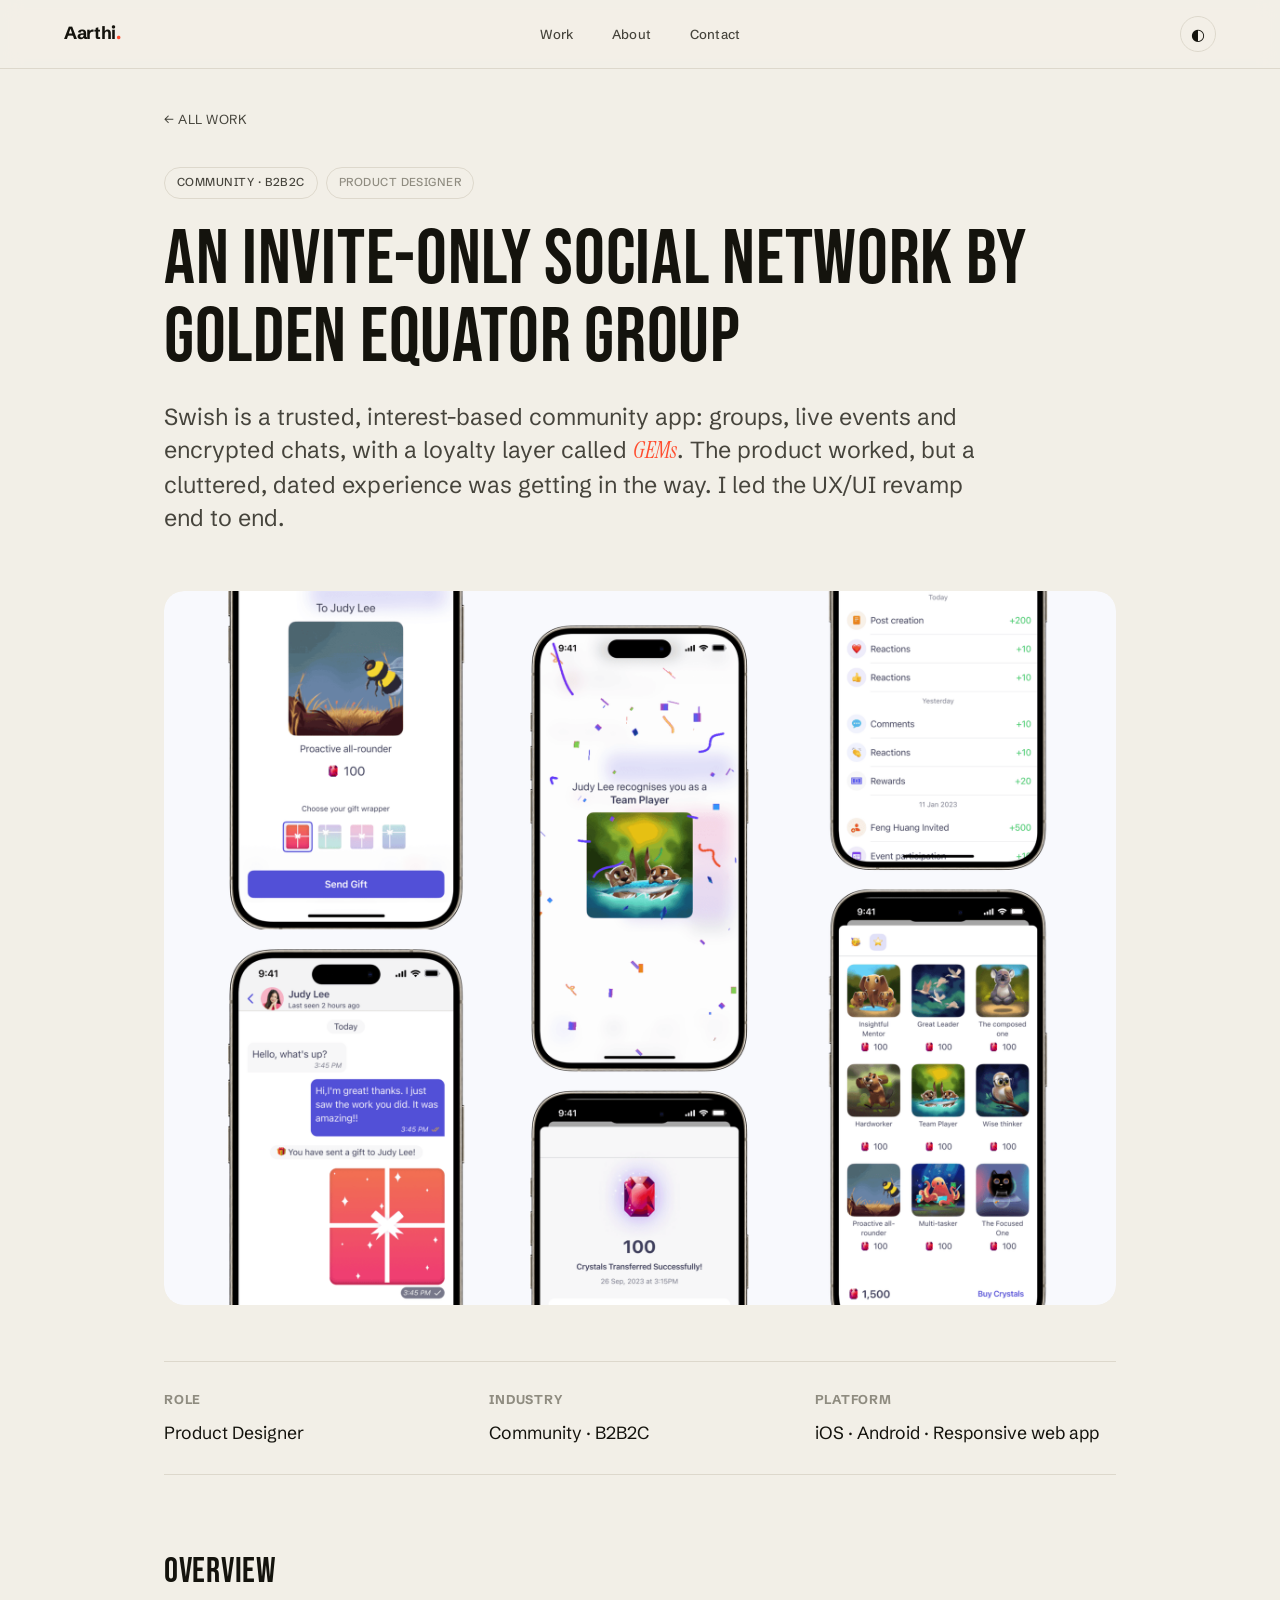
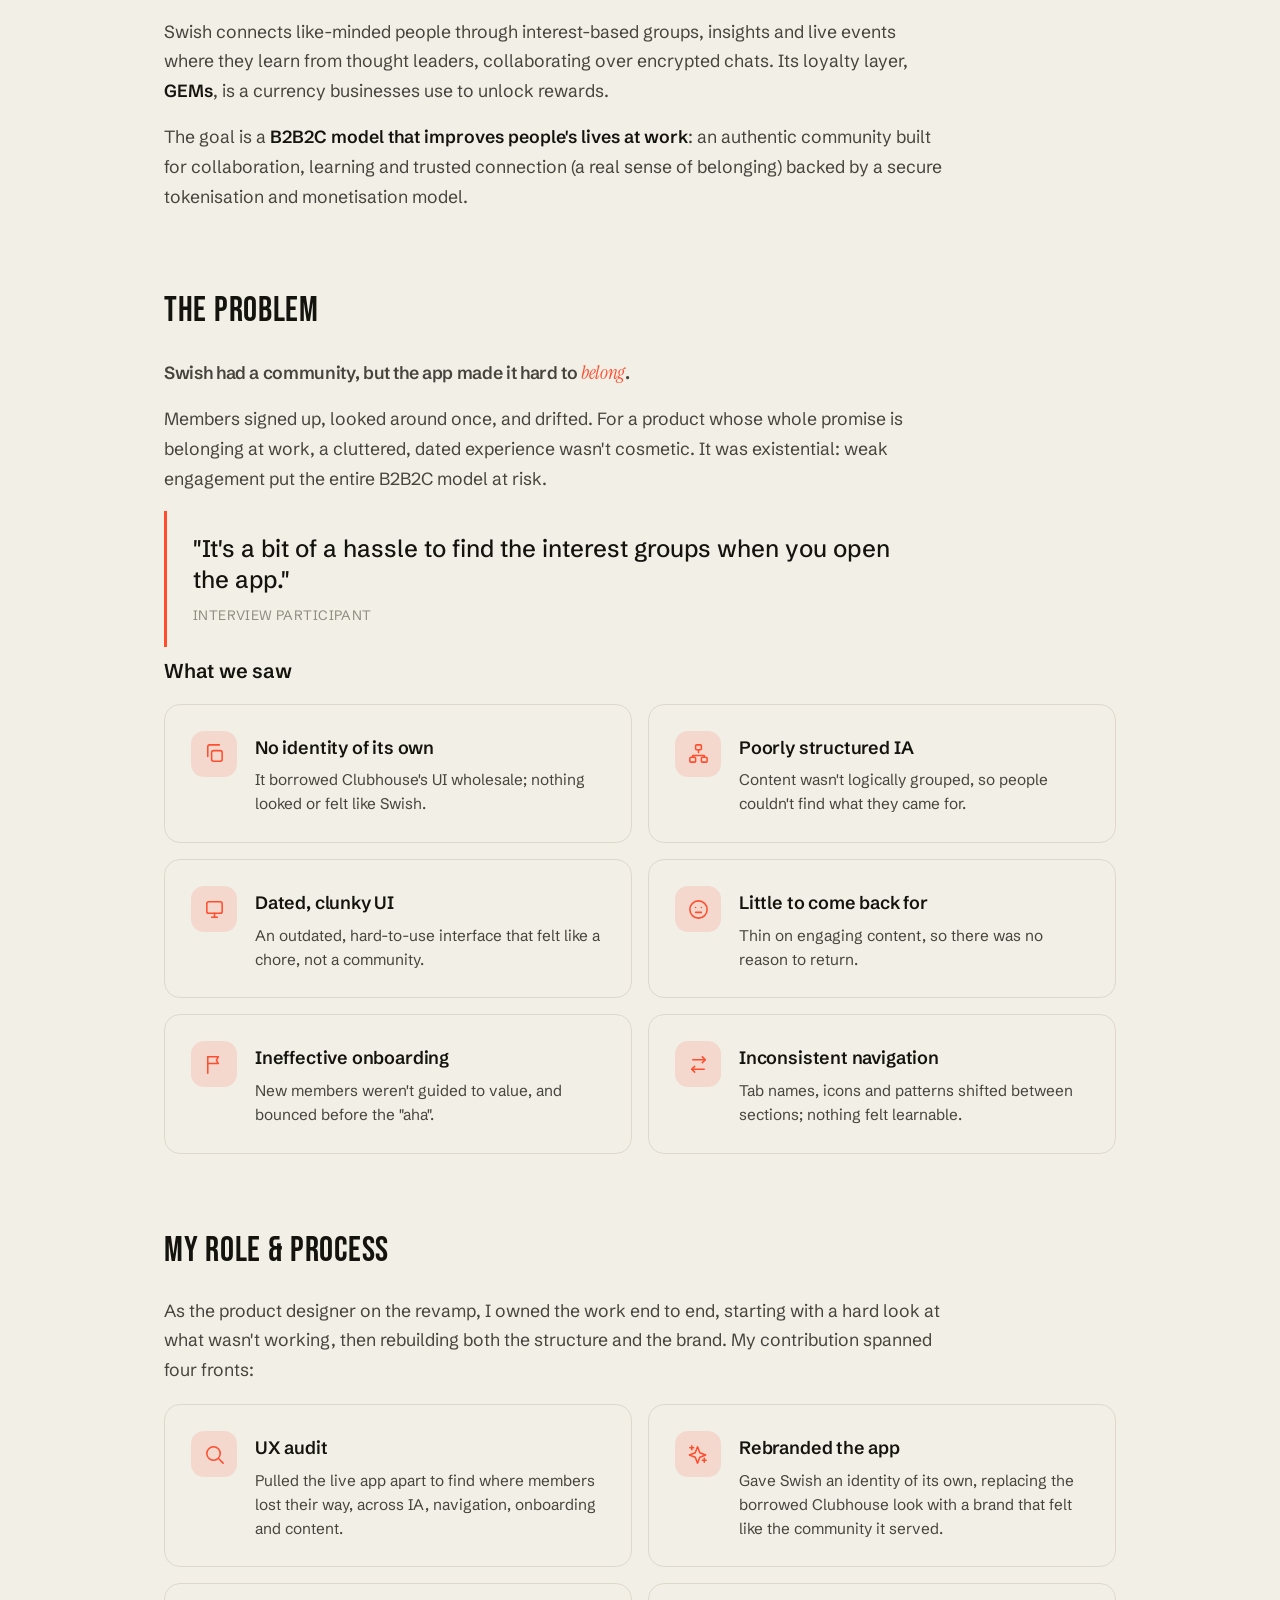
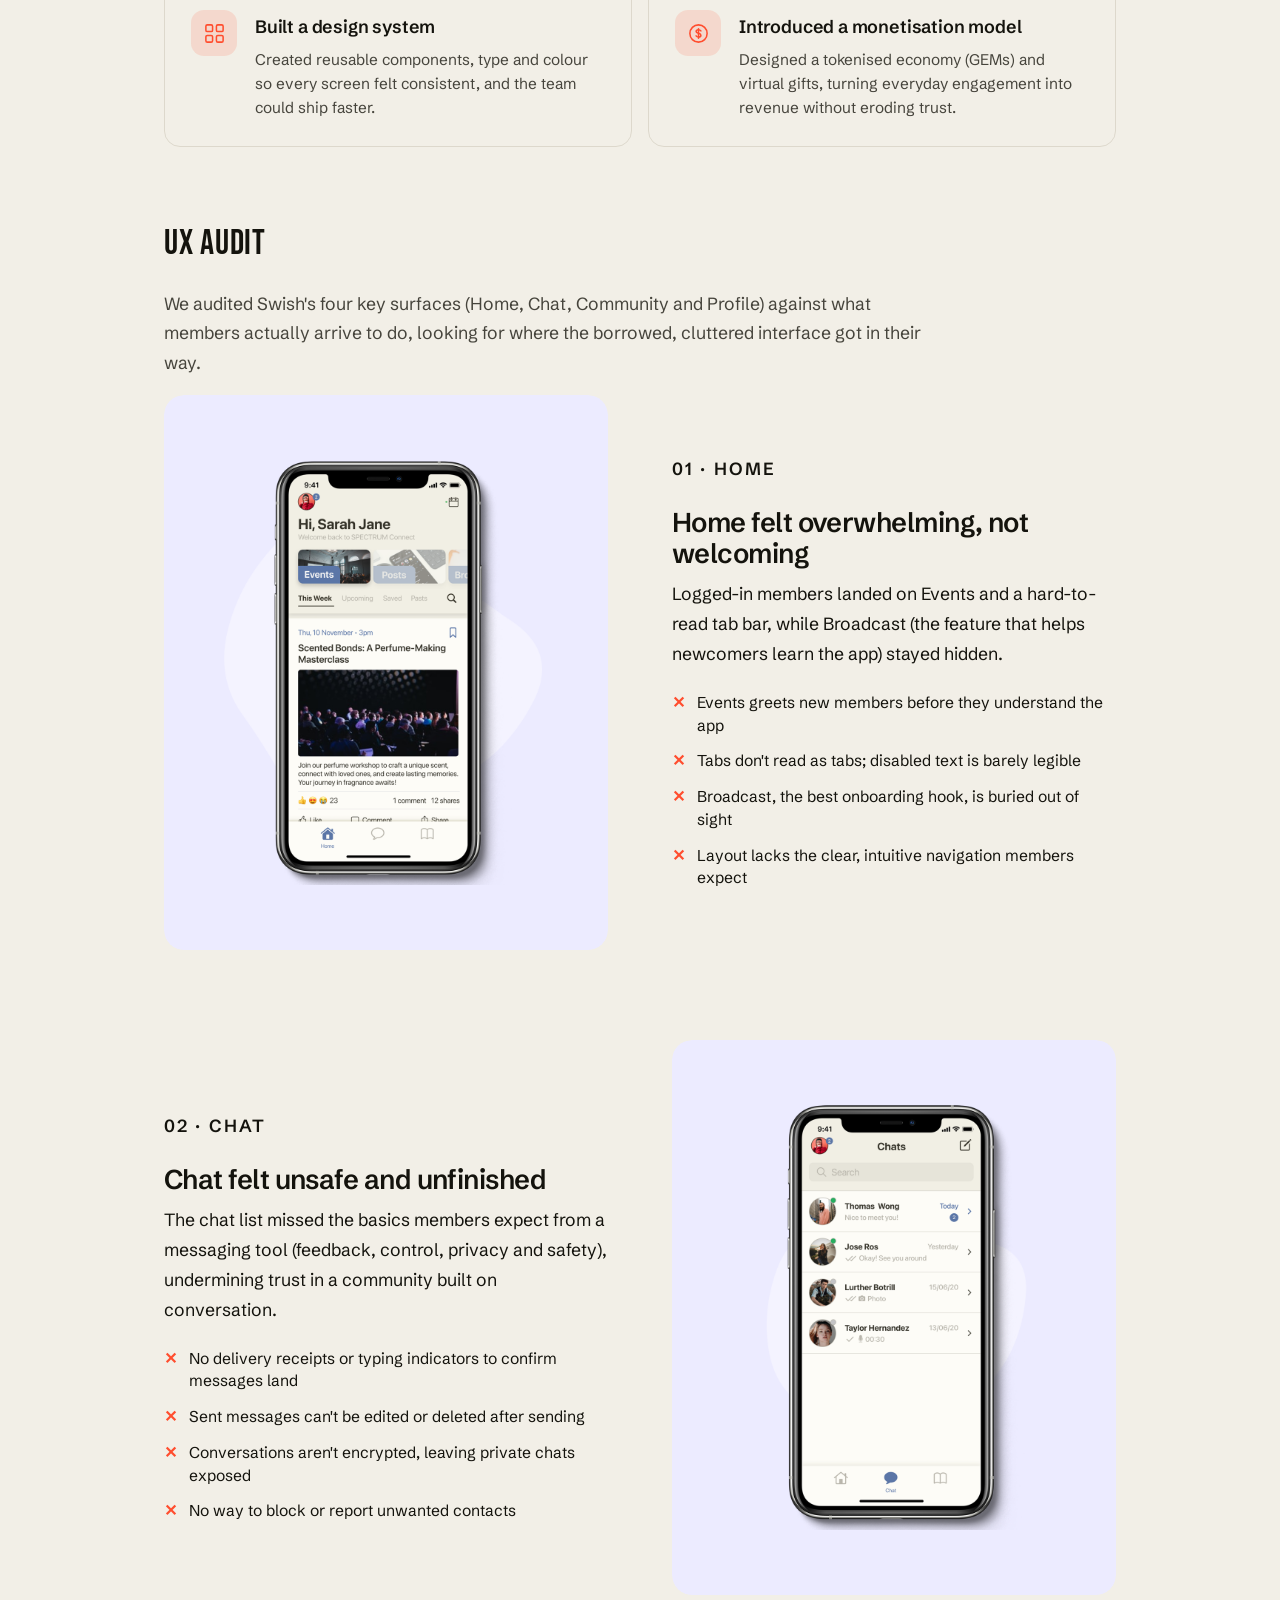
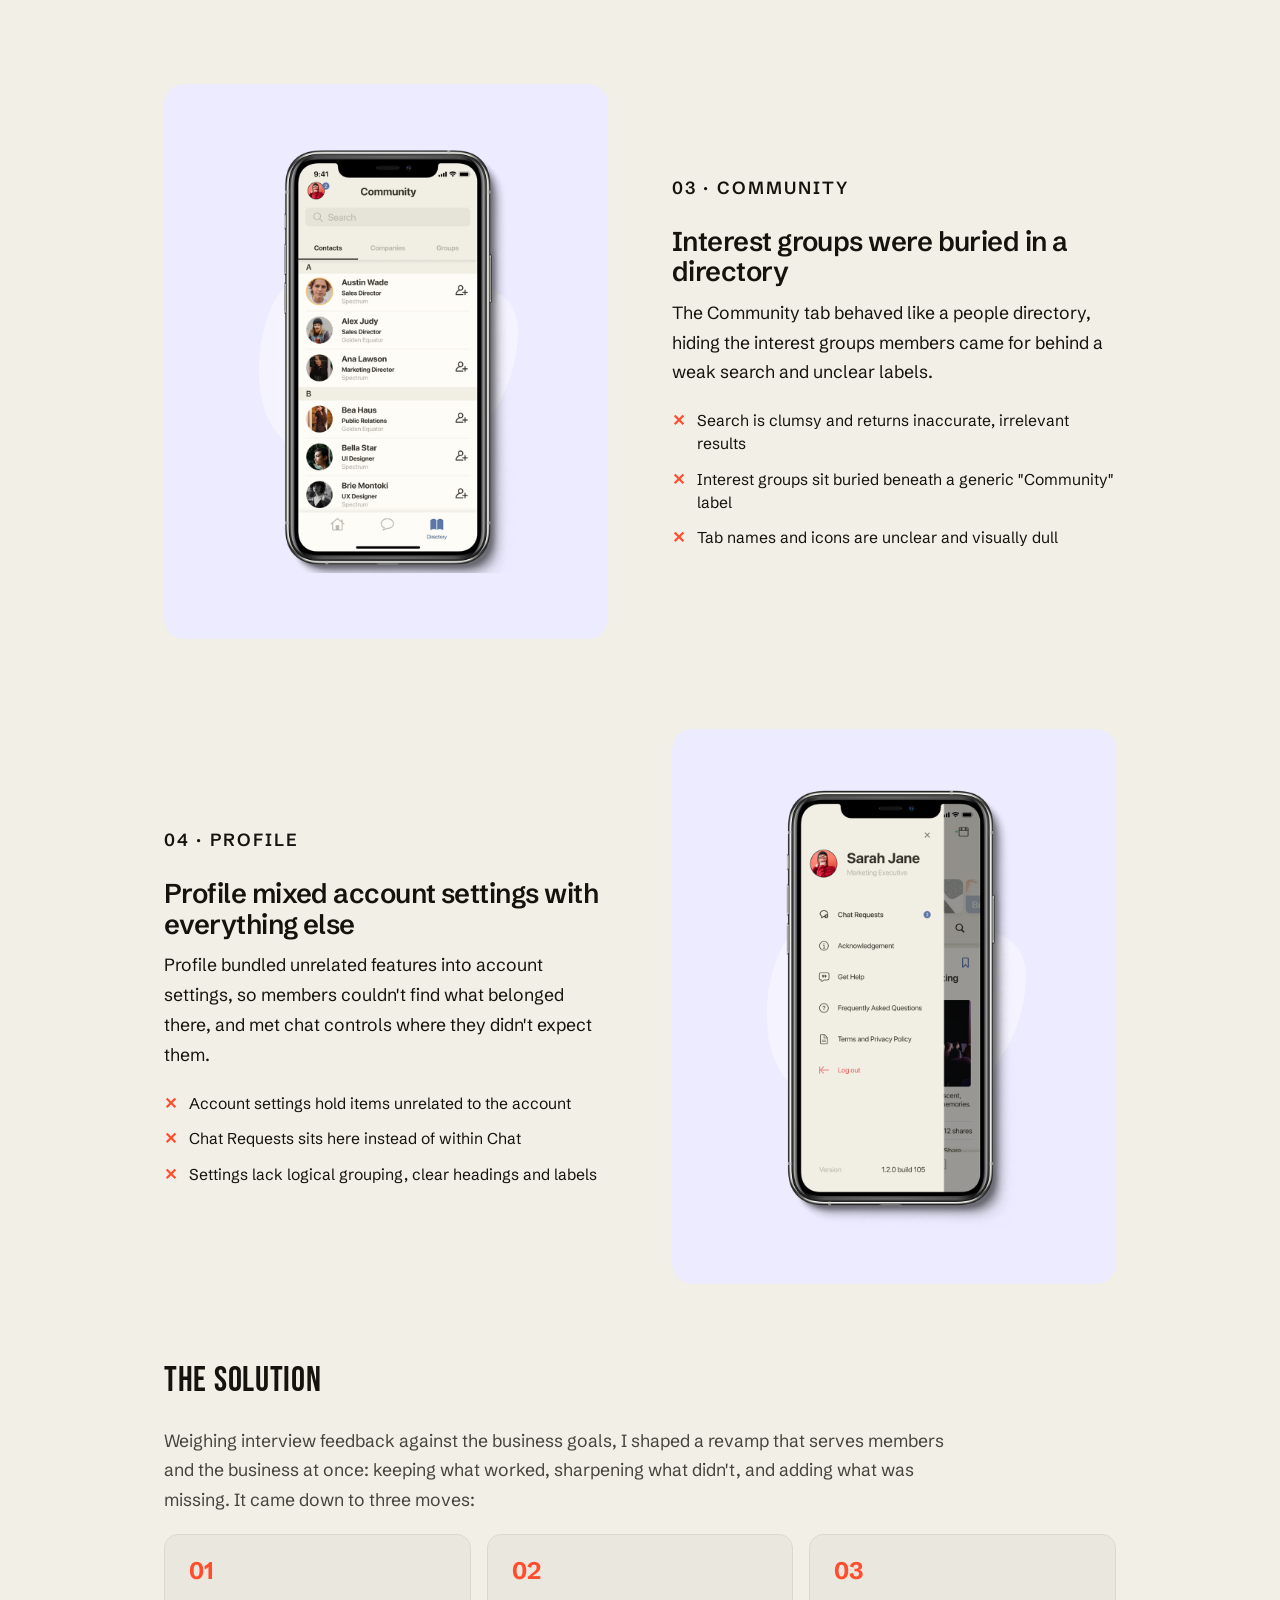
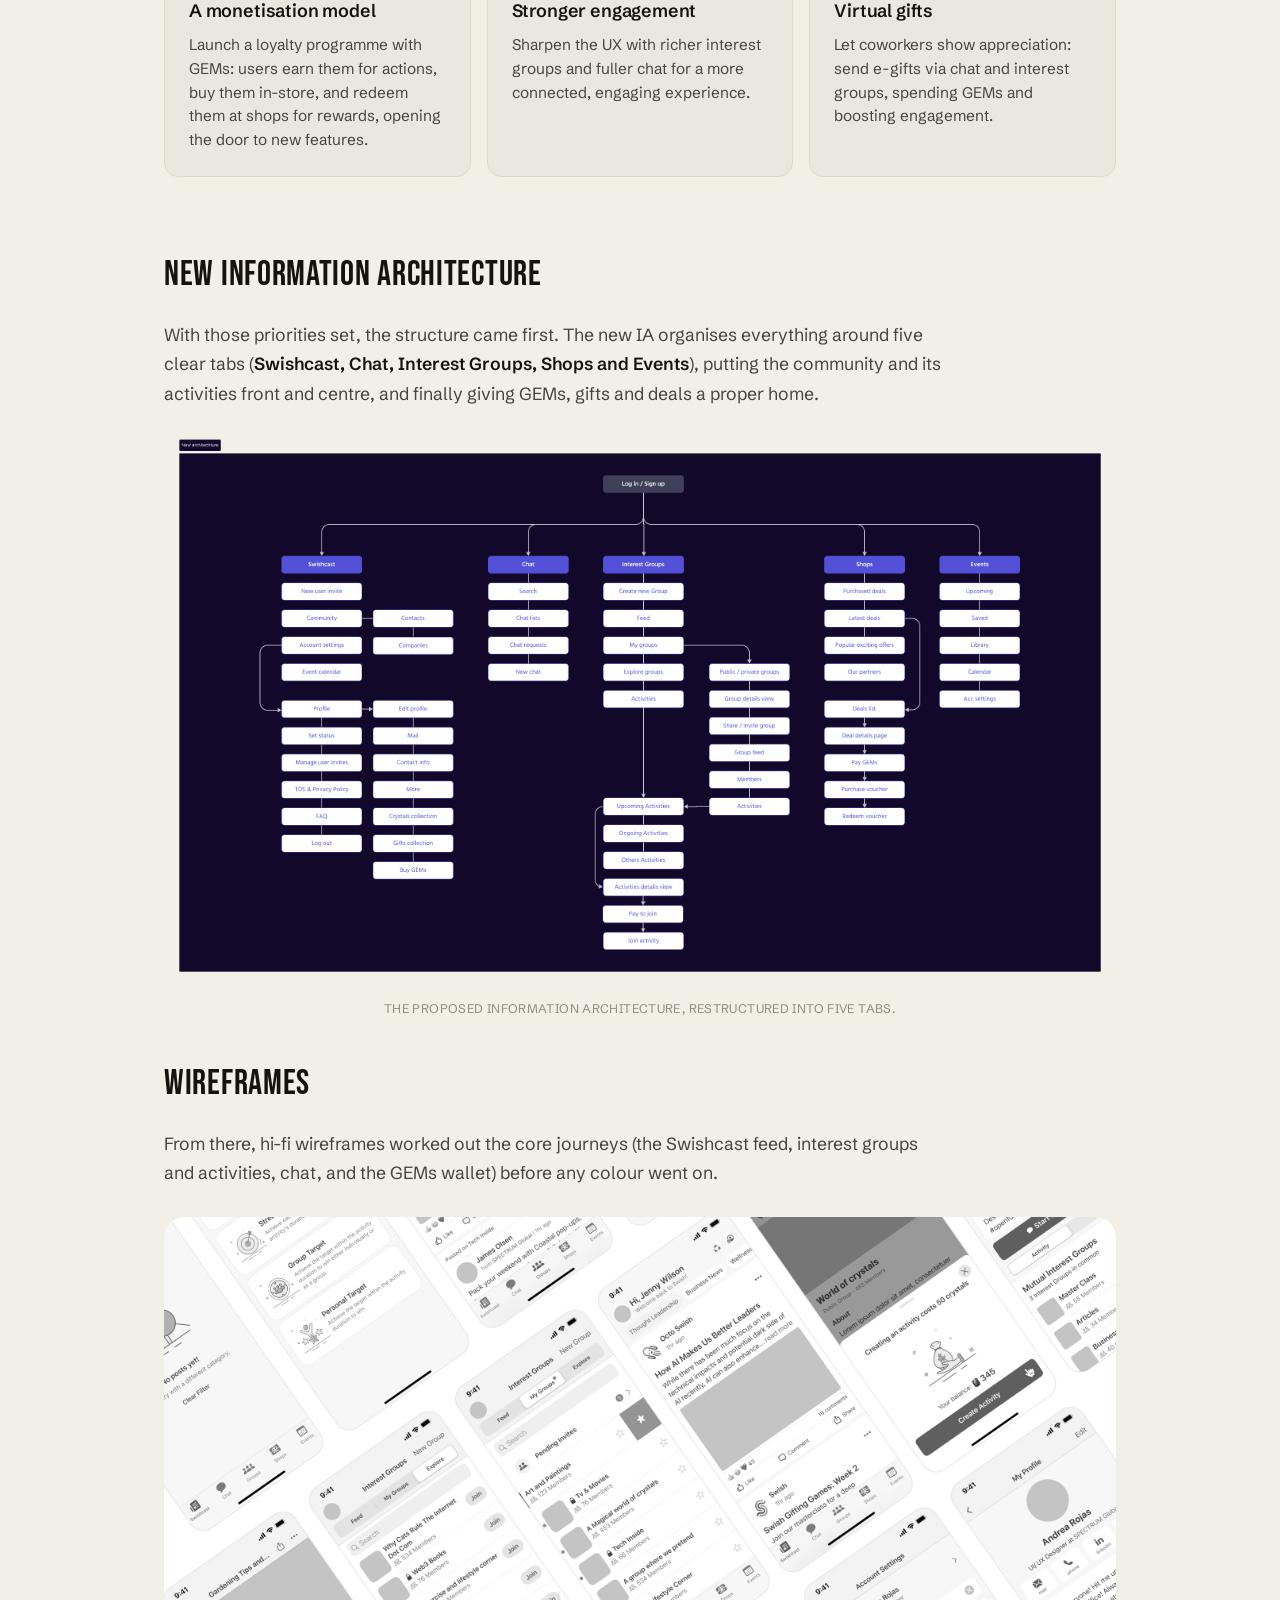
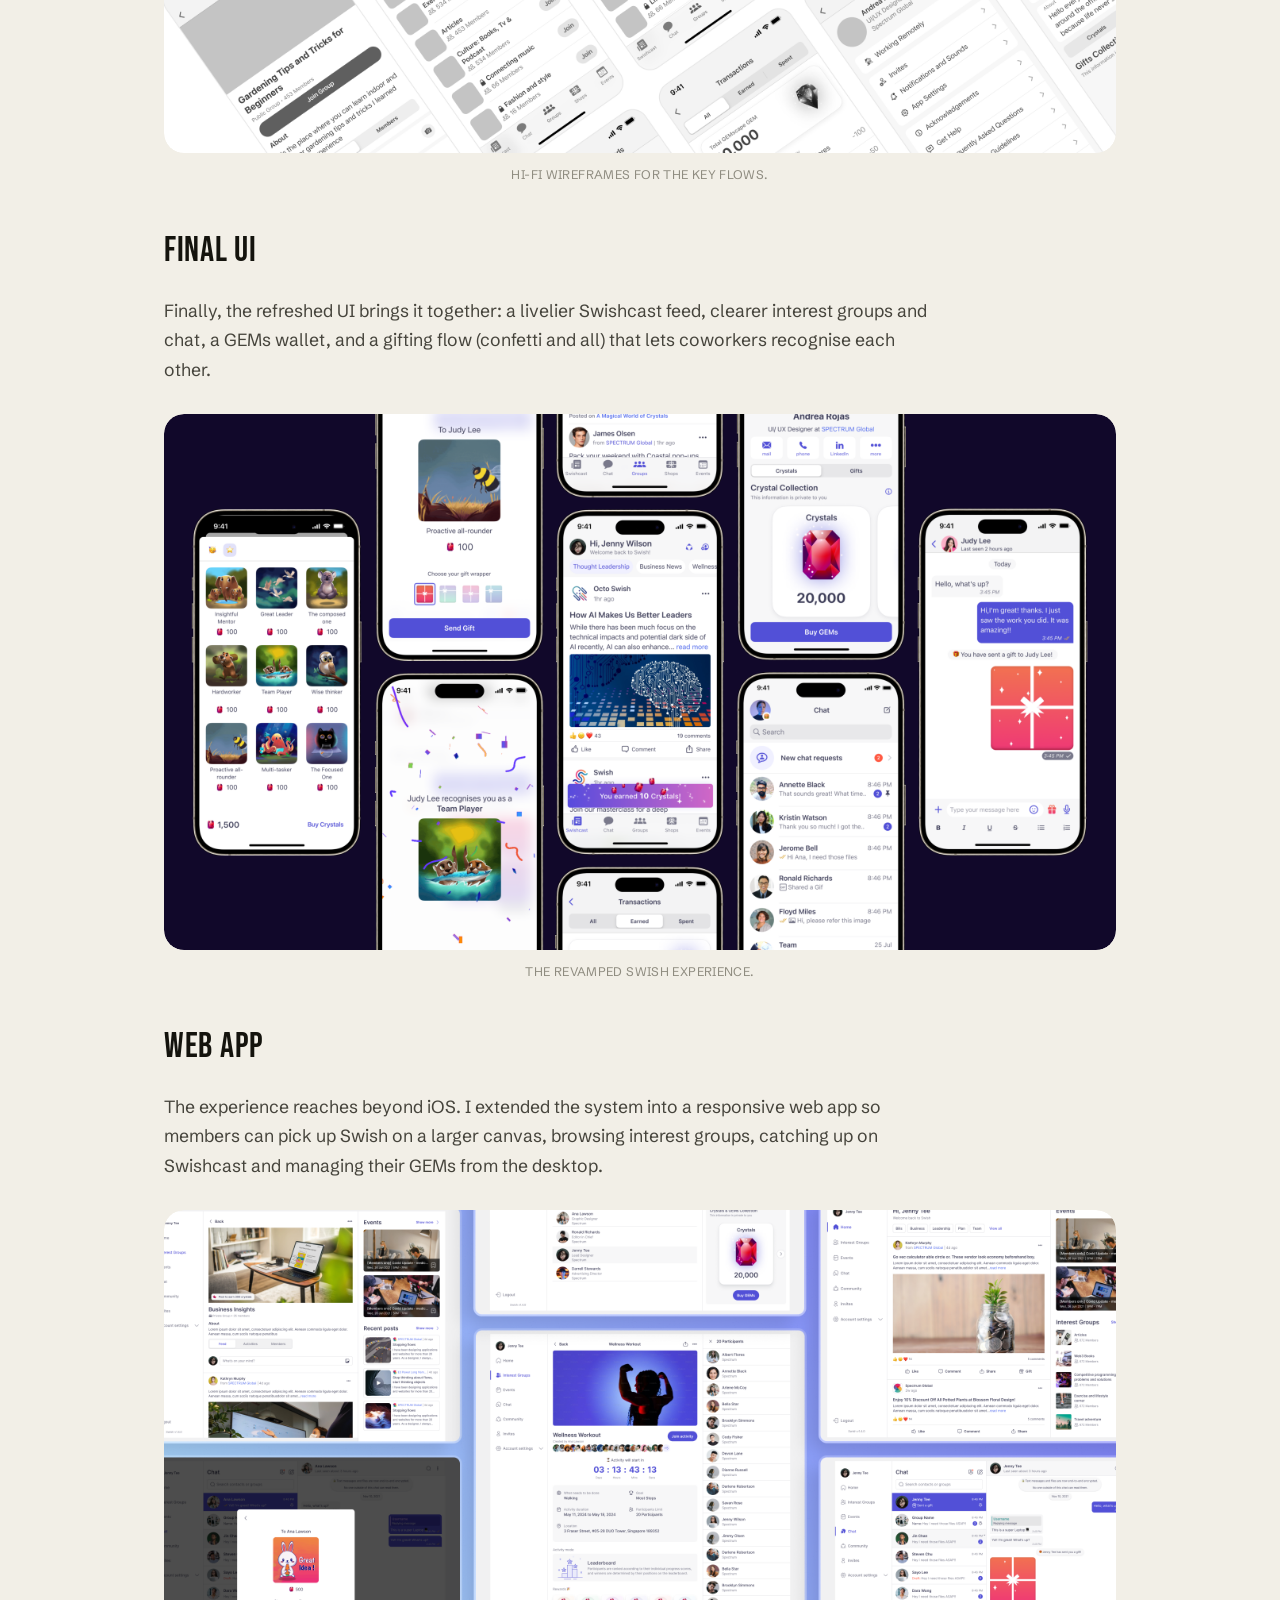
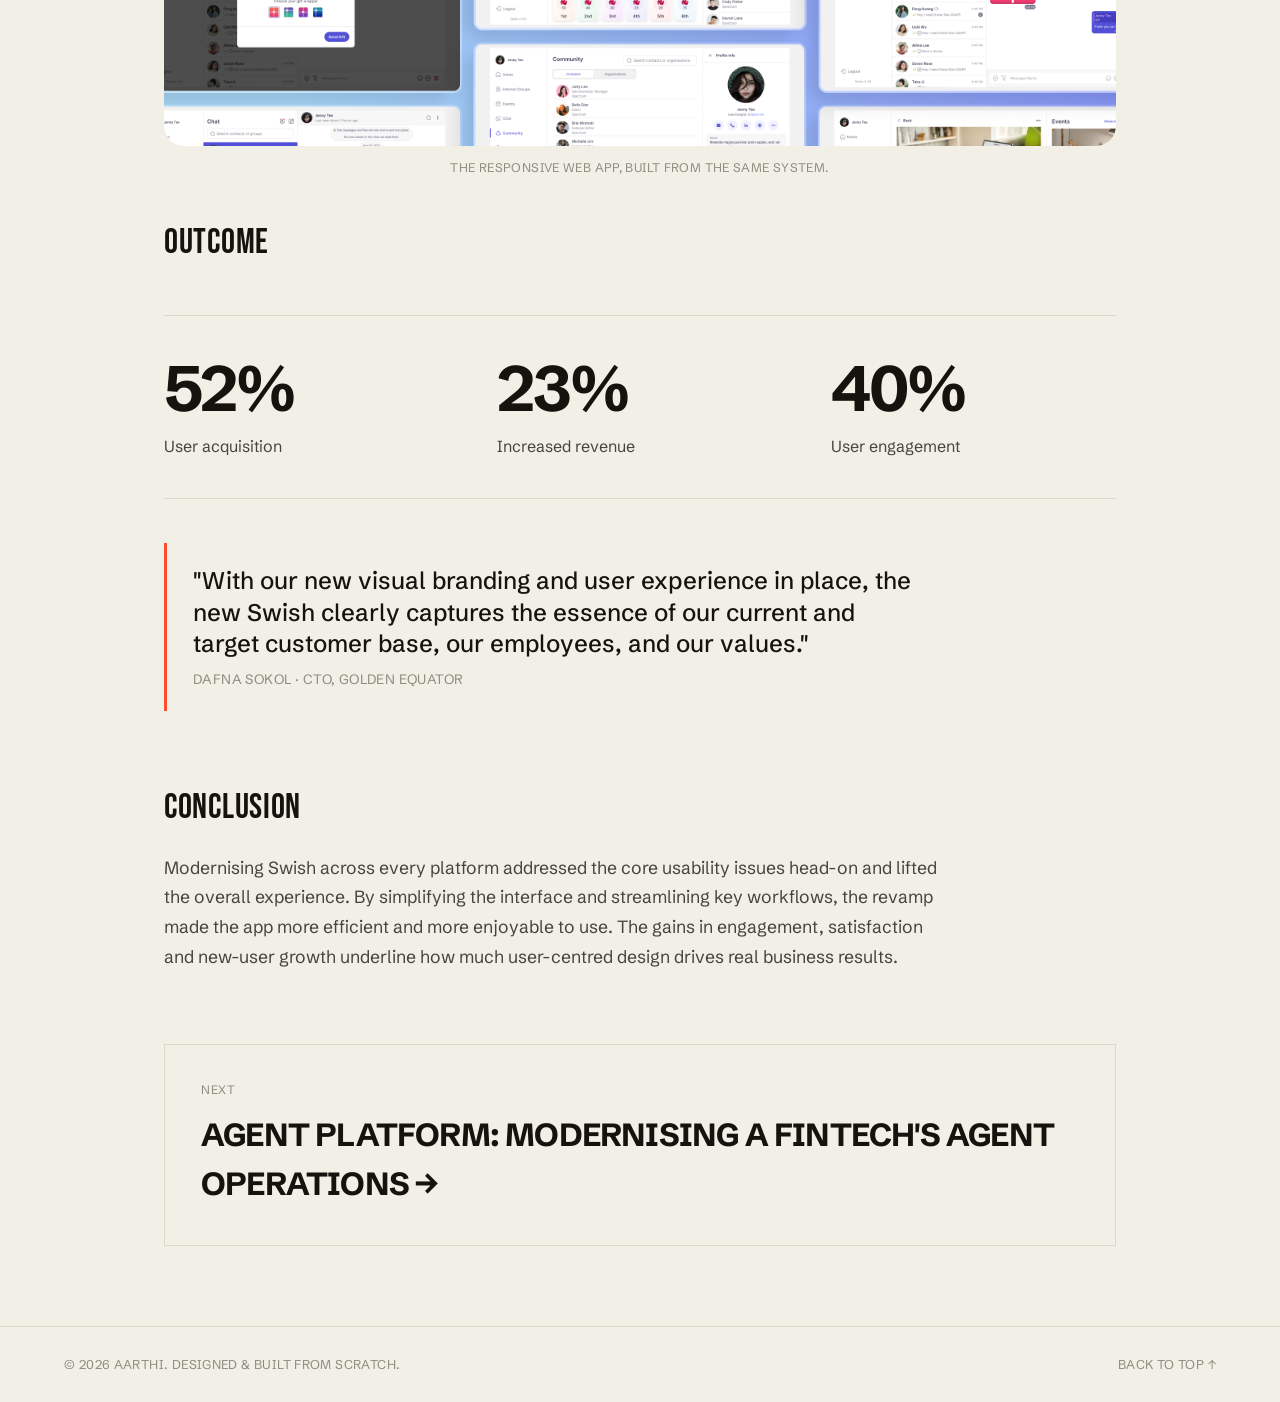
<file: work/swish.html>
<!DOCTYPE html>
<html lang="en">
<head>
  <meta charset="UTF-8" />
  <meta name="viewport" content="width=device-width, initial-scale=1.0" />
  <link rel="icon" href="/favicon.ico" sizes="any" />
  <link rel="icon" type="image/png" sizes="32x32" href="../assets/img/favicon-32.png?v=3" />
  <link rel="icon" type="image/png" sizes="16x16" href="../assets/img/favicon-16.png?v=3" />
  <link rel="apple-touch-icon" sizes="180x180" href="../assets/img/apple-touch-icon.png?v=3" />
  <title>Swish · Case Study · Aarthi</title>
  <meta name="description" content="A full UX/UI revamp of Swish, a trusted, interest-based community app, from UX audit and new IA to wireframes and a fresh visual system." />

  <meta property="og:title" content="Swish · An invite-only social network" />
  <meta property="og:description" content="A full UX/UI revamp of Swish, a trusted, interest-based community app, from UX audit and new IA to wireframes and a fresh visual system." />
  <meta property="og:type" content="article" />
  <meta property="og:url" content="https://aarthi.design/work/swish.html" />
  <meta property="og:image" content="https://aarthi.design/assets/img/og-swish.png" />
  <meta property="og:image:width" content="1200" />
  <meta property="og:image:height" content="630" />
  <meta property="og:image:alt" content="Swish case study. An invite-only social network by Golden Equator Group." />
  <meta name="twitter:card" content="summary_large_image" />
  <meta name="twitter:image" content="https://aarthi.design/assets/img/og-swish.png" />

  <link rel="preconnect" href="https://fonts.googleapis.com" />
  <link rel="preconnect" href="https://fonts.gstatic.com" crossorigin />
  <link href="https://fonts.googleapis.com/css2?family=Bebas+Neue&family=Schibsted+Grotesk:wght@400..700&family=Instrument+Serif:ital@0;1&display=swap" rel="stylesheet" />
  <link rel="stylesheet" href="../assets/css/style.css?v=50" />
  <link rel="stylesheet" href="../assets/css/case.css?v=49" />
</head>
<body>
  <header class="nav" id="top">
    <a href="../index.html" class="nav__logo">Aarthi<span class="dot">.</span></a>
    <nav class="nav__links" aria-label="Primary">
      <a href="../index.html#work">Work</a>
      <a href="../about.html">About</a>
      <a href="../index.html#contact">Contact</a>
    </nav>
    <button class="theme-toggle" id="themeToggle" aria-label="Toggle dark mode" title="Toggle theme">
      <span class="theme-toggle__icon">◐</span>
    </button>
  </header>

  <main class="case">
    <a href="../index.html#work" class="case__back reveal">← All work</a>

    <header class="case__hero reveal">
      <div class="case__meta">
        <span class="tag">Community · B2B2C</span>
        <span class="tag tag--muted">Product Designer</span>
      </div>
      <h1 class="case__title">An invite-only social network by Golden Equator Group</h1>
      <p class="case__lede">
        Swish is a trusted, interest-based community app: groups, live events and
        encrypted chats, with a loyalty layer called <em>GEMs</em>. The product worked,
        but a cluttered, dated experience was getting in the way. I led the UX/UI
        revamp end to end.
      </p>
    </header>

    <div class="case__cover case__cover--fill reveal" data-tone="violet">
      <span class="case__zoom"><img src="../assets/img/swish-cover.png?v=2" alt="Swish branding within the Golden Equator Group family, displayed on a wall of brand panels" /></span>
    </div>

    <section class="case__facts reveal">
      <div><h4>Role</h4><p>Product Designer</p></div>
      <div><h4>Industry</h4><p>Community · B2B2C</p></div>
      <div><h4>Platform</h4><p>iOS · Android · Responsive web app</p></div>
    </section>

    <article class="case__body">
      <section class="reveal">
        <h2>Overview</h2>
        <p>
          Swish connects like-minded people through interest-based groups, insights
          and live events where they learn from thought leaders, collaborating over
          encrypted chats. Its loyalty layer, <strong>GEMs</strong>, is a currency
          businesses use to unlock rewards.
        </p>
        <p>
          The goal is a <strong>B2B2C model that improves people's lives at work</strong>:
          an authentic community built for collaboration, learning and trusted
          connection (a real sense of belonging) backed by a secure tokenisation and
          monetisation model.
        </p>
      </section>

      <section class="reveal">
        <h2>The problem</h2>
        <p class="case__statement">Swish had a community, but the app made it hard to <em>belong</em>.</p>
        <p>
          Members signed up, looked around once, and drifted. For a product whose whole
          promise is belonging at work, a cluttered, dated experience wasn't cosmetic.
          It was existential: weak engagement put the entire B2B2C model at risk.
        </p>
        <blockquote>
          "It's a bit of a hassle to find the interest groups when you open the app."
          <cite>Interview participant</cite>
        </blockquote>
        <h3 class="case__subhead">What we saw</h3>
        <div class="case__features">
          <div class="case__feature">
            <span class="ic" aria-hidden="true"><svg viewBox="0 0 24 24" fill="none" stroke="currentColor" stroke-width="1.6" stroke-linecap="round" stroke-linejoin="round"><rect x="9" y="9" width="11" height="11" rx="2"/><path d="M5 15V5a2 2 0 0 1 2-2h10"/></svg></span>
            <div><h4>No identity of its own</h4><p>It borrowed Clubhouse's UI wholesale; nothing looked or felt like Swish.</p></div>
          </div>
          <div class="case__feature">
            <span class="ic" aria-hidden="true"><svg viewBox="0 0 24 24" fill="none" stroke="currentColor" stroke-width="1.6" stroke-linecap="round" stroke-linejoin="round"><rect x="9" y="3" width="6" height="5" rx="1"/><rect x="3" y="16" width="6" height="5" rx="1"/><rect x="15" y="16" width="6" height="5" rx="1"/><path d="M12 8v3M6 16v-2h12v2"/></svg></span>
            <div><h4>Poorly structured IA</h4><p>Content wasn't logically grouped, so people couldn't find what they came for.</p></div>
          </div>
          <div class="case__feature">
            <span class="ic" aria-hidden="true"><svg viewBox="0 0 24 24" fill="none" stroke="currentColor" stroke-width="1.6" stroke-linecap="round" stroke-linejoin="round"><rect x="4" y="4" width="16" height="12" rx="2"/><path d="M9 20h6M12 16v4"/></svg></span>
            <div><h4>Dated, clunky UI</h4><p>An outdated, hard-to-use interface that felt like a chore, not a community.</p></div>
          </div>
          <div class="case__feature">
            <span class="ic" aria-hidden="true"><svg viewBox="0 0 24 24" fill="none" stroke="currentColor" stroke-width="1.6" stroke-linecap="round" stroke-linejoin="round"><circle cx="12" cy="12" r="9"/><path d="M9 15h6"/><path d="M9 10h.01M15 10h.01"/></svg></span>
            <div><h4>Little to come back for</h4><p>Thin on engaging content, so there was no reason to return.</p></div>
          </div>
          <div class="case__feature">
            <span class="ic" aria-hidden="true"><svg viewBox="0 0 24 24" fill="none" stroke="currentColor" stroke-width="1.6" stroke-linecap="round" stroke-linejoin="round"><path d="M5 21V4"/><path d="M5 4h11l-2 3.5L16 11H5"/></svg></span>
            <div><h4>Ineffective onboarding</h4><p>New members weren't guided to value, and bounced before the "aha".</p></div>
          </div>
          <div class="case__feature">
            <span class="ic" aria-hidden="true"><svg viewBox="0 0 24 24" fill="none" stroke="currentColor" stroke-width="1.6" stroke-linecap="round" stroke-linejoin="round"><path d="M16 4l3 3-3 3"/><path d="M19 7H6"/><path d="M8 20l-3-3 3-3"/><path d="M5 17h13"/></svg></span>
            <div><h4>Inconsistent navigation</h4><p>Tab names, icons and patterns shifted between sections; nothing felt learnable.</p></div>
          </div>
        </div>
      </section>

      <section class="reveal">
        <h2>My role &amp; process</h2>
        <p>
          As the product designer on the revamp, I owned the work end to end, starting
          with a hard look at what wasn't working, then rebuilding both the structure
          and the brand. My contribution spanned four fronts:
        </p>
        <div class="case__features">
          <div class="case__feature">
            <span class="ic" aria-hidden="true"><svg viewBox="0 0 24 24" fill="none" stroke="currentColor" stroke-width="1.6" stroke-linecap="round" stroke-linejoin="round"><circle cx="11" cy="11" r="7"/><path d="M21 21l-4.3-4.3"/></svg></span>
            <div><h4>UX audit</h4><p>Pulled the live app apart to find where members lost their way, across IA, navigation, onboarding and content.</p></div>
          </div>
          <div class="case__feature">
            <span class="ic" aria-hidden="true"><svg viewBox="0 0 24 24" fill="none" stroke="currentColor" stroke-width="1.6" stroke-linecap="round" stroke-linejoin="round"><path d="M5 3v4M3 5h4"/><path d="M18 16v4M16 18h4"/><path d="M11 4l2.4 6.1L19.5 12.5l-6.1 2.4L11 21l-2.4-6.1L2.5 12.5l6.1-2.4z"/></svg></span>
            <div><h4>Rebranded the app</h4><p>Gave Swish an identity of its own, replacing the borrowed Clubhouse look with a brand that felt like the community it served.</p></div>
          </div>
          <div class="case__feature">
            <span class="ic" aria-hidden="true"><svg viewBox="0 0 24 24" fill="none" stroke="currentColor" stroke-width="1.6" stroke-linecap="round" stroke-linejoin="round"><rect x="3" y="3" width="7" height="7" rx="1.5"/><rect x="14" y="3" width="7" height="7" rx="1.5"/><rect x="3" y="14" width="7" height="7" rx="1.5"/><rect x="14" y="14" width="7" height="7" rx="1.5"/></svg></span>
            <div><h4>Built a design system</h4><p>Created reusable components, type and colour so every screen felt consistent, and the team could ship faster.</p></div>
          </div>
          <div class="case__feature">
            <span class="ic" aria-hidden="true"><svg viewBox="0 0 24 24" fill="none" stroke="currentColor" stroke-width="1.6" stroke-linecap="round" stroke-linejoin="round"><circle cx="12" cy="12" r="9"/><path d="M12 7v10"/><path d="M14.5 9.3c-.6-.8-1.6-1.3-2.5-1.3-1.4 0-2.5.8-2.5 1.9 0 2.6 5 1.3 5 3.9 0 1.1-1.1 1.9-2.5 1.9-1 0-1.9-.4-2.5-1.2"/></svg></span>
            <div><h4>Introduced a monetisation model</h4><p>Designed a tokenised economy (GEMs) and virtual gifts, turning everyday engagement into revenue without eroding trust.</p></div>
          </div>
        </div>
      </section>

      <section class="reveal">
        <h2>UX audit</h2>
        <p>
          We audited Swish's four key surfaces (Home, Chat, Community and Profile)
          against what members actually arrive to do, looking for where the borrowed,
          cluttered interface got in their way.
        </p>
        <div class="case__split">

          <div class="case__split-row">
            <figure class="case__figure case__split-media" data-tone="violet">
              <span class="case__zoom"><img src="../assets/img/swish-audit-home.png" alt="Old Swish home screen: Events-first layout with hard-to-read tabs" /></span>
            </figure>
            <div class="case__split-text">
              <p class="case__split-kicker">01 · Home</p>
              <h3>Home felt overwhelming, not welcoming</h3>
              <p>Logged-in members landed on Events and a hard-to-read tab bar, while Broadcast (the feature that helps newcomers learn the app) stayed hidden.</p>
              <ul class="case__checklist case__checklist--issues">
                <li>Events greets new members before they understand the app</li>
                <li>Tabs don't read as tabs; disabled text is barely legible</li>
                <li>Broadcast, the best onboarding hook, is buried out of sight</li>
                <li>Layout lacks the clear, intuitive navigation members expect</li>
              </ul>
            </div>
          </div>

          <div class="case__split-row">
            <figure class="case__figure case__split-media" data-tone="violet">
              <span class="case__zoom"><img src="../assets/img/swish-audit-chat.png" alt="Old Swish chat list: missing receipts, edit/delete, encryption and safety controls" /></span>
            </figure>
            <div class="case__split-text">
              <p class="case__split-kicker">02 · Chat</p>
              <h3>Chat felt unsafe and unfinished</h3>
              <p>The chat list missed the basics members expect from a messaging tool (feedback, control, privacy and safety), undermining trust in a community built on conversation.</p>
              <ul class="case__checklist case__checklist--issues">
                <li>No delivery receipts or typing indicators to confirm messages land</li>
                <li>Sent messages can't be edited or deleted after sending</li>
                <li>Conversations aren't encrypted, leaving private chats exposed</li>
                <li>No way to block or report unwanted contacts</li>
              </ul>
            </div>
          </div>

          <div class="case__split-row">
            <figure class="case__figure case__split-media" data-tone="violet">
              <span class="case__zoom"><img src="../assets/img/swish-audit-community.png" alt="Old Swish community tab: a people directory hiding interest groups" /></span>
            </figure>
            <div class="case__split-text">
              <p class="case__split-kicker">03 · Community</p>
              <h3>Interest groups were buried in a directory</h3>
              <p>The Community tab behaved like a people directory, hiding the interest groups members came for behind a weak search and unclear labels.</p>
              <ul class="case__checklist case__checklist--issues">
                <li>Search is clumsy and returns inaccurate, irrelevant results</li>
                <li>Interest groups sit buried beneath a generic "Community" label</li>
                <li>Tab names and icons are unclear and visually dull</li>
              </ul>
            </div>
          </div>

          <div class="case__split-row">
            <figure class="case__figure case__split-media" data-tone="violet">
              <span class="case__zoom"><img src="../assets/img/swish-audit-profile.png" alt="Old Swish profile menu: account settings mixed with chat requests and help" /></span>
            </figure>
            <div class="case__split-text">
              <p class="case__split-kicker">04 · Profile</p>
              <h3>Profile mixed account settings with everything else</h3>
              <p>Profile bundled unrelated features into account settings, so members couldn't find what belonged there, and met chat controls where they didn't expect them.</p>
              <ul class="case__checklist case__checklist--issues">
                <li>Account settings hold items unrelated to the account</li>
                <li>Chat Requests sits here instead of within Chat</li>
                <li>Settings lack logical grouping, clear headings and labels</li>
              </ul>
            </div>
          </div>

        </div>
      </section>

      <section class="reveal">
        <h2>The solution</h2>
        <p>
          Weighing interview feedback against the business goals, I shaped a revamp that
          serves members and the business at once: keeping what worked, sharpening what
          didn't, and adding what was missing. It came down to three moves:
        </p>
        <div class="case__cards case__cards--3">
          <div class="case__card">
            <span class="case__card-num">01</span>
            <h4>A monetisation model</h4>
            <p>Launch a loyalty programme with GEMs: users earn them for actions, buy them in-store, and redeem them at shops for rewards, opening the door to new features.</p>
          </div>
          <div class="case__card">
            <span class="case__card-num">02</span>
            <h4>Stronger engagement</h4>
            <p>Sharpen the UX with richer interest groups and fuller chat for a more connected, engaging experience.</p>
          </div>
          <div class="case__card">
            <span class="case__card-num">03</span>
            <h4>Virtual gifts</h4>
            <p>Let coworkers show appreciation: send e-gifts via chat and interest groups, spending GEMs and boosting engagement.</p>
          </div>
        </div>
      </section>

      <section class="reveal">
        <h2>New information architecture</h2>
        <p>
          With those priorities set, the structure came first. The new IA organises
          everything around five clear tabs (<strong>Swishcast, Chat, Interest Groups,
          Shops and Events</strong>), putting the community and its activities front and
          centre, and finally giving GEMs, gifts and deals a proper home.
        </p>
        <figure class="case__figure" data-tone="violet">
          <span class="case__zoom"><img src="../assets/img/swish-new-ia.png" alt="Proposed Swish information architecture with five tabs: Swishcast, Chat, Interest Groups, Shops, Events" /></span>
          <figcaption>The proposed information architecture, restructured into five tabs.</figcaption>
        </figure>
      </section>

      <section class="reveal">
        <h2>Wireframes</h2>
        <p>
          From there, hi-fi wireframes worked out the core journeys (the Swishcast feed,
          interest groups and activities, chat, and the GEMs wallet) before any colour
          went on.
        </p>
        <figure class="case__figure" data-tone="violet">
          <span class="case__zoom"><img src="../assets/img/swish-wireframes.png" alt="Hi-fi wireframes for the key Swish flows: Swishcast feed, interest groups, chat and GEMs wallet" /></span>
          <figcaption>Hi-fi wireframes for the key flows.</figcaption>
        </figure>
      </section>

      <section class="reveal">
        <h2>Final UI</h2>
        <p>
          Finally, the refreshed UI brings it together: a livelier Swishcast feed,
          clearer interest groups and chat, a GEMs wallet, and a gifting flow (confetti
          and all) that lets coworkers recognise each other.
        </p>
        <figure class="case__figure" data-tone="violet">
          <span class="case__zoom"><img src="../assets/img/swish-final.png" alt="The revamped Swish experience: final UI screens" /></span>
          <figcaption>The revamped Swish experience.</figcaption>
        </figure>
      </section>

      <section class="reveal">
        <h2>Web app</h2>
        <p>
          The experience reaches beyond iOS. I extended the system into a responsive web
          app so members can pick up Swish on a larger canvas, browsing interest groups,
          catching up on Swishcast and managing their GEMs from the desktop.
        </p>
        <figure class="case__figure" data-tone="violet">
          <span class="case__zoom"><img src="../assets/img/swish-webapp.png" alt="Swish responsive web app: desktop screens built from the same design system" /></span>
          <figcaption>The responsive web app, built from the same system.</figcaption>
        </figure>
      </section>

      <section class="reveal">
        <h2>Outcome</h2>
        <div class="case__outcome">
          <div><strong>52%</strong><span>User acquisition</span></div>
          <div><strong>23%</strong><span>Increased revenue</span></div>
          <div><strong>40%</strong><span>User engagement</span></div>
        </div>
        <blockquote>
          "With our new visual branding and user experience in place, the new Swish
          clearly captures the essence of our current and target customer base, our
          employees, and our values."
          <cite>Dafna Sokol · CTO, Golden Equator</cite>
        </blockquote>
      </section>

      <section class="reveal">
        <h2>Conclusion</h2>
        <p>
          Modernising Swish across every platform addressed the core usability issues
          head-on and lifted the overall experience. By simplifying the interface and
          streamlining key workflows, the revamp made the app more efficient and more
          enjoyable to use. The gains in engagement, satisfaction and new-user
          growth underline how much user-centred design drives real business results.
        </p>
      </section>
    </article>

    <nav class="case__next reveal" aria-label="Next case study">
      <span>Next</span>
      <a href="agent-platform.html">Agent platform: modernising a fintech's agent operations →</a>
    </nav>
  </main>

  <footer class="footer">
    <span>© <span id="year"></span> Aarthi. Designed & built from scratch.</span>
    <a href="#top">Back to top ↑</a>
  </footer>

  <script src="../assets/js/main.js?v=28"></script>
</body>
</html>
</file>
<file: assets/css/style.css>
/* ============================================================
   Aarthi — Portfolio
   Editorial. Monochrome. Type-led. Light + dark.
   ============================================================ */

:root {
  --bg:        #f2efe7;   /* warm paper */
  --ink:       #14130d;
  --ink-soft:  #46443c;
  --ink-faint: #8f8c80;
  --line:      #ddd8cc;
  --accent:    #ff4d2e;   /* vermilion / orange */
  --on-accent: #f6f4ee;

  --max:   1280px;
  --pad:   clamp(20px, 5vw, 72px);

  --font-display:  'Schibsted Grotesk', -apple-system, BlinkMacSystemFont, sans-serif;
  --font-headline: 'Bebas Neue', 'Arial Narrow', sans-serif;
  --font-body:     'Schibsted Grotesk', -apple-system, BlinkMacSystemFont, sans-serif;
  --font-serif:   'Instrument Serif', Georgia, serif;

  --ease: cubic-bezier(0.16, 1, 0.3, 1);
}

[data-theme="dark"] {
  --bg:        #0c0d0a;
  --ink:       #f0eee6;
  --ink-soft:  #aeaca2;
  --ink-faint: #6c6a60;
  --line:      #272821;
  --accent:    #ff5b3d;
  --on-accent: #0c0d0a;
}

* { box-sizing: border-box; margin: 0; padding: 0; }
html { scroll-behavior: smooth; }
@media (prefers-reduced-motion: reduce) {
  html { scroll-behavior: auto; }
  *, .marquee__track { animation: none !important; transition: none !important; }
}

body {
  font-family: var(--font-body);
  background: var(--bg);
  color: var(--ink);
  line-height: 1.55;
  -webkit-font-smoothing: antialiased;
  text-rendering: optimizeLegibility;
  transition: background .5s var(--ease), color .5s var(--ease);
  overflow-x: hidden;
}
a { color: inherit; text-decoration: none; }
em { font-style: normal; }

.skip-link { position: absolute; left: -999px; top: 0; background: var(--ink); color: var(--bg); padding: 10px 16px; z-index: 100; }
.skip-link:focus { left: 16px; top: 16px; }

/* serif-italic accent — the editorial signature */
.hero__title em, .contact__title em,
.about__lead em, .hero__lede em, .t__heading em {
  font-family: var(--font-serif); font-style: italic; font-weight: 400;
  color: var(--accent); letter-spacing: 0;
}

/* ---------- Nav ---------- */
.nav {
  position: sticky; top: 0; z-index: 50;
  display: grid; grid-template-columns: 1fr auto 1fr; align-items: center;
  padding: 16px var(--pad);
  background: color-mix(in srgb, var(--bg) 84%, transparent);
  backdrop-filter: saturate(160%) blur(10px);
  border-bottom: 1px solid var(--line);
}
.nav__logo { justify-self: start; font-family: var(--font-display); font-weight: 700; font-size: 1.1rem; letter-spacing: -0.02em; }
.nav__logo .dot { color: var(--accent); }
.nav__links { justify-self: center; display: flex; gap: clamp(20px, 3vw, 46px); }
.nav__links a {
  font-size: .82rem; font-weight: 500; letter-spacing: .02em; color: var(--ink-soft);
  transition: color .2s var(--ease);
}
.nav__links a:hover { color: var(--ink); }
.theme-toggle {
  justify-self: end;
  border: 1px solid var(--line); background: transparent; color: var(--ink);
  width: 36px; height: 36px; border-radius: 50%; cursor: pointer; font-size: 1rem;
  display: grid; place-items: center; transition: transform .4s var(--ease), border-color .2s;
}
.theme-toggle:hover { transform: rotate(180deg); border-color: var(--ink); }

main { max-width: var(--max); margin: 0 auto; padding: 0 var(--pad); }

/* ---------- Hero ---------- */
.hero { padding: clamp(56px, 11vw, 130px) 0 clamp(40px, 7vw, 80px); }
.hero__title {
  font-family: var(--font-headline);
  font-weight: 400;
  font-size: clamp(2.9rem, 9.5vw, 7.8rem);
  line-height: 1.0; letter-spacing: -0.015em;
  text-transform: uppercase;
  margin-bottom: clamp(36px, 6vw, 72px);
}
.hero__foot {
  display: grid; grid-template-columns: 1.4fr 1fr; gap: clamp(28px, 5vw, 64px);
  align-items: end; border-top: 1px solid var(--line); padding-top: 34px;
}
.hero__lede { font-size: clamp(1rem, 1.4vw, 1.18rem); color: var(--ink-soft); max-width: 56ch; }
.hero__lede strong { color: var(--ink); font-weight: 600; }
.hero__actions { display: flex; flex-direction: column; gap: 12px; align-items: stretch; width: fit-content; }

/* ---------- Buttons ---------- */
.btn {
  display: inline-flex; align-items: center; gap: 10px; justify-content: space-between;
  min-width: 200px; padding: 15px 24px; font-size: .9rem; font-weight: 500;
  text-transform: uppercase; letter-spacing: .04em; border-radius: 999px;
  background: var(--ink); color: var(--bg); border: 1px solid var(--ink);
  transition: background .25s var(--ease), color .25s, border-color .25s, transform .25s;
}
.btn span { transition: transform .25s var(--ease); }
.btn:hover { background: var(--accent); border-color: var(--accent); color: var(--on-accent); }
.btn:hover span { transform: translate(3px, 3px); }
.btn--line { background: transparent; color: var(--ink); border-color: var(--line); }
.btn--line:hover { background: transparent; color: var(--accent); border-color: var(--accent); }

/* ---------- Industries strip (static, editorial) ---------- */
.industries {
  padding: clamp(26px, 4vw, 40px) 0;
  border-top: 1px solid var(--line); border-bottom: 1px solid var(--line);
}
.industries__row {
  display: flex; align-items: baseline; flex-wrap: wrap;
  gap: clamp(20px, 4vw, 56px);
}
.industries__open {
  margin-top: 18px; font-size: .95rem; color: var(--ink-soft); max-width: 62ch;
}
.industries__open em {
  font-family: var(--font-serif); font-style: italic; color: var(--accent);
}
.industries__label { font-size: .76rem; text-transform: uppercase; letter-spacing: .14em; color: var(--ink-faint); flex: 0 0 auto; }
.industries__list { display: flex; flex-wrap: wrap; align-items: baseline; gap: clamp(16px, 3vw, 44px); list-style: none; }
.industries__list li {
  font-family: var(--font-display); font-weight: 600;
  font-size: clamp(1.05rem, 1.8vw, 1.45rem); letter-spacing: -0.01em; color: var(--ink);
  position: relative;
}
.industries__list li:not(:last-child)::after {
  content: ""; position: absolute; right: calc(clamp(16px, 3vw, 44px) / -2);
  top: 50%; transform: translateY(-50%); width: 4px; height: 4px; border-radius: 50%;
  background: var(--accent);
}

/* ---------- Worked-with logo wall ---------- */
.clients__grid {
  list-style: none; display: grid; grid-template-columns: repeat(4, 1fr);
  border-top: 1px solid var(--line); border-left: 1px solid var(--line);
}
.clients__grid li {
  display: grid; place-items: center; text-align: center;
  min-height: clamp(96px, 11vw, 128px); padding: 18px;
  border-right: 1px solid var(--line); border-bottom: 1px solid var(--line);
  font-family: var(--font-display); font-weight: 600;
  font-size: clamp(1rem, 1.7vw, 1.4rem); letter-spacing: -0.01em;
  color: var(--ink-faint);
  transition: color .25s var(--ease), background .25s var(--ease);
}
.clients__grid li:hover { color: var(--ink); background: color-mix(in srgb, var(--ink) 4%, transparent); }

/* ---------- Selected-work teaser list (landing) ---------- */
.worklist { list-style: none; }
.worklist li { border-top: 1px solid var(--line); }
.worklist li:last-child { border-bottom: 1px solid var(--line); }
.worklist a {
  display: grid; grid-template-columns: minmax(0,0.9fr) minmax(0,1.3fr) auto auto;
  align-items: baseline; gap: 24px;
  padding: clamp(20px, 3vw, 32px) 6px;
  transition: padding .35s var(--ease);
}
.worklist a:hover { padding-left: 18px; padding-right: 18px; }
.worklist__name { font-family: var(--font-display); font-weight: 700; font-size: clamp(1.5rem, 3.4vw, 2.4rem); line-height: 1; letter-spacing: -0.03em; text-transform: uppercase; transition: color .25s var(--ease); }
.worklist a:hover .worklist__name { color: var(--accent); }
.worklist__desc { font-size: 1rem; color: var(--ink-soft); }
.worklist__meta { font-size: .76rem; text-transform: uppercase; letter-spacing: .04em; color: var(--ink-faint); white-space: nowrap; }
.worklist__arrow { font-family: var(--font-display); color: var(--ink-faint); transition: transform .3s var(--ease), color .25s; }
.worklist a:hover .worklist__arrow { color: var(--accent); transform: translateX(6px); }
.worklist__all {
  display: inline-flex; align-items: center; gap: 10px; margin-top: 34px;
  font-family: var(--font-display); font-weight: 600; text-transform: uppercase;
  font-size: .9rem; letter-spacing: .03em; color: var(--ink);
}
.worklist__all span { transition: transform .25s var(--ease); }
.worklist__all:hover { color: var(--accent); }
.worklist__all:hover span { transform: translateX(5px); }

/* ---------- Block scaffold ---------- */
.block { padding: clamp(64px, 10vw, 130px) 0; border-top: 1px solid var(--line); }
#work { border-top: none; }
.block__head { display: flex; justify-content: space-between; align-items: baseline; flex-wrap: wrap; gap: 12px; margin-bottom: clamp(32px, 5vw, 56px); }
.block__label { font-family: var(--font-display); font-size: .9rem; font-weight: 600; text-transform: uppercase; letter-spacing: .1em; color: var(--ink-faint); }
.block__note { font-size: .95rem; color: var(--ink-soft); max-width: 38ch; }
.block__title { font-family: var(--font-headline); font-weight: 400; font-size: clamp(2.2rem, 6.4vw, 4.4rem); line-height: 1; letter-spacing: 0.01em; text-transform: uppercase; margin-top: 14px; }
.block__head .block__title + .block__note { margin-top: 14px; }

/* ---------- Featured project blocks ---------- */
.projects { display: flex; flex-direction: column; gap: clamp(48px, 7vw, 88px); }
.project__head { margin-bottom: 26px; }
.project__topline { display: flex; justify-content: space-between; align-items: baseline; gap: 24px; }
.project__client { font-family: var(--font-display); font-size: .82rem; font-weight: 600; text-transform: uppercase; letter-spacing: .08em; color: var(--accent); }
.project__meta { list-style: none; display: flex; flex-wrap: wrap; gap: clamp(28px, 5vw, 64px); margin-top: 22px; }
.project__meta h4 { font-size: .68rem; text-transform: uppercase; letter-spacing: .08em; color: var(--ink-faint); margin-bottom: 4px; }
.project__meta p { font-size: 1rem; color: var(--ink); }
.project__title { font-family: var(--font-headline); font-weight: 400; font-size: clamp(2.4rem, 5.4vw, 4.2rem); line-height: 1.02; letter-spacing: 0.01em; text-transform: uppercase; margin-top: 12px; text-wrap: balance; }
.project__facts { display: flex; flex-direction: column; gap: 16px; padding-top: 10px; }
.project__facts h4 { font-size: .68rem; text-transform: uppercase; letter-spacing: .08em; color: var(--ink-faint); margin-bottom: 3px; }
.project__facts p { font-size: .95rem; color: var(--ink); }
.project__read { font-family: var(--font-display); font-weight: 600; font-size: .95rem; color: var(--accent); margin-top: 4px; transition: opacity .2s var(--ease); }
.project__read:hover { opacity: .65; }
.project__media {
  display: grid; place-items: center; aspect-ratio: 16 / 9; max-height: 520px; border-radius: 8px; overflow: hidden;
  font-size: .8rem; text-transform: uppercase; letter-spacing: .04em; color: #1c1b16;
  transition: transform .5s var(--ease), box-shadow .5s var(--ease);
}
.project__media span { opacity: .65; }
.project__media img { width: 100%; height: 100%; object-fit: cover; display: block; }
.project__media:hover { transform: translateY(-6px); box-shadow: 0 40px 80px -40px rgba(0,0,0,.45); }
.project__foot { display: grid; grid-template-columns: 1fr 1fr; gap: 32px; align-items: start; margin-top: 26px; }
.chips { display: flex; flex-wrap: wrap; gap: 10px; }
.chip { font-size: .76rem; font-weight: 500; text-transform: uppercase; letter-spacing: .04em; padding: 8px 16px; border: 1px solid var(--line); border-radius: 999px; color: var(--ink-soft); }
.chip--solid { background: var(--ink); color: var(--bg); border-color: var(--ink); }
.project__desc { font-size: 1.05rem; color: var(--ink-soft); max-width: 50ch; }

/* ---------- Capability cards ---------- */
.cards { display: grid; grid-template-columns: repeat(3, 1fr); gap: 20px; }
.card {
  display: flex; flex-direction: column; min-height: 340px;
  padding: 30px; border: 1px solid var(--line); border-radius: 18px;
  background: var(--bg-elev, transparent);
  transition: transform .35s var(--ease), border-color .3s, box-shadow .35s;
}
.card { background: color-mix(in srgb, var(--ink) 3%, transparent); }
.card:hover { transform: translateY(-5px); box-shadow: 0 30px 60px -36px rgba(0,0,0,.4); }
.card--dark { background: var(--ink); border-color: var(--ink); }
.card--dark .card__statement { color: var(--bg); }
.card--dark .card__desc { color: color-mix(in srgb, var(--bg) 70%, transparent); }
.card--dark .card__pill { background: color-mix(in srgb, var(--bg) 14%, transparent); color: var(--bg); }
.card--dark .card__icon { color: color-mix(in srgb, var(--bg) 40%, transparent); }
.card__top { display: flex; justify-content: space-between; align-items: center; margin-bottom: auto; }
.card__num { font-family: var(--font-display); font-weight: 700; font-size: 2.6rem; color: var(--accent); line-height: 1; }
.card__icon { font-size: 1.1rem; color: var(--ink-faint); letter-spacing: -1px; }
.card__statement { font-family: var(--font-headline); font-weight: 400; font-size: clamp(1.6rem, 2.6vw, 2.05rem); line-height: 1.05; letter-spacing: 0.02em; text-transform: uppercase; margin: 30px 0 14px; }
.card__desc { font-size: .98rem; color: var(--ink-soft); line-height: 1.55; }
.card__desc em { font-family: var(--font-serif); font-style: italic; color: var(--accent); }
.card--dark .card__desc em { color: var(--accent); }
.card__pill { align-self: flex-start; margin-top: 22px; font-size: .74rem; font-weight: 600; text-transform: uppercase; letter-spacing: .06em; padding: 8px 16px; border-radius: 999px; background: color-mix(in srgb, var(--ink) 8%, transparent); color: var(--ink-soft); }

/* ---------- Experiments gallery (full-bleed, two auto-scrolling rows) ---------- */
.experiments { padding-bottom: 30px; }
.gallery { display: flex; flex-direction: column; gap: 16px; padding-bottom: clamp(64px, 10vw, 130px); overflow: hidden; }
.gallery__row { display: flex; gap: 16px; width: max-content; }
.gallery__row[data-dir="left"]  { animation: scrollL 100s linear infinite; }
.gallery__row[data-dir="right"] { animation: scrollR 100s linear infinite; }
.gallery:hover .gallery__row { animation-play-state: paused; }
@keyframes scrollL { from { transform: translateX(0); } to { transform: translateX(-50%); } }
@keyframes scrollR { from { transform: translateX(-50%); } to { transform: translateX(0); } }
.tile {
  flex: 0 0 auto; height: clamp(230px, 27vw, 300px); width: auto;
  border-radius: 12px; overflow: hidden; background: #1a1a17;
}
.tile img { height: 100%; width: auto; display: block; }

/* ---------- Tone gradients (shared) ---------- */
[data-tone="violet"] { background: linear-gradient(135deg, #6b5bff, #b9aeff); }
[data-tone="amber"]  { background: linear-gradient(135deg, #ff9e2c, #ffd98a); }
[data-tone="teal"]   { background: linear-gradient(135deg, #16b89c, #8fe9d6); }
[data-tone="rose"]   { background: linear-gradient(135deg, #ff5d73, #ffc2cd); }
[data-tone="sky"]    { background: linear-gradient(135deg, #3aa0ff, #bfe2ff); }
[data-tone="lime"]   { background: linear-gradient(135deg, #8fd14f, #e2f7c2); }
[data-tone="blue"]   { background: linear-gradient(135deg, #4b5bff, #aeb8ff); }

/* ---------- Testimonials (always dark) ---------- */
.testimonials {
  background: #0b0c09; color: #f0eee6;
  --ink: #f0eee6; --ink-soft: #a6a499; --ink-faint: #6c6a60; --line: #262720;
  --accent: #ff5b3d; --on-accent: #0b0c09;
  width: 100vw; margin-left: calc(-50vw + 50%);
  padding-left: var(--pad); padding-right: var(--pad);
}
.testimonials__inner { max-width: var(--max); margin: 0 auto; }

/* Full-bleed gallery */
.gallery { width: 100vw; margin-left: calc(-50vw + 50%); }

/* Industries marquee (full-bleed, slow scroll) */
.ind-marquee { width: 100vw; margin-left: calc(-50vw + 50%); overflow: hidden; padding: clamp(15px, 2vw, 26px) 0; border-top: 1px solid var(--line); border-bottom: 1px solid var(--line); }
.ind-marquee__row { display: flex; align-items: center; gap: clamp(26px, 3.6vw, 52px); width: max-content; animation: scrollL 65s linear infinite; }
.ind-marquee:hover .ind-marquee__row { animation-play-state: paused; }
.ind-marquee__item { font-family: var(--font-display); font-weight: 500; font-size: clamp(.95rem, 1.6vw, 1.25rem); letter-spacing: 0; color: var(--ink-soft); white-space: nowrap; }
.ind-marquee__plus { font-size: clamp(.8rem, 1.2vw, 1rem); color: var(--ink-faint); }
@media (prefers-reduced-motion: reduce) { .ind-marquee__row { animation: none; } }
.t__heading { font-family: var(--font-headline); font-weight: 400; font-size: clamp(2.2rem, 6.4vw, 4.4rem); line-height: 1; letter-spacing: 0.01em; text-transform: uppercase; margin: 16px 0 clamp(40px, 6vw, 70px); }
.t__heading em { font-family: var(--font-serif); font-style: italic; font-weight: 400; color: var(--accent); }
.t__viewport { overflow: hidden; }
.t__track { display: flex; transition: transform .6s var(--ease); }
.t__item { flex: 0 0 100%; padding-right: 4px; }
.t__quote { font-family: var(--font-display); font-weight: 500; font-size: clamp(1.4rem, 3.4vw, 2.6rem); line-height: 1.18; letter-spacing: -0.02em; max-width: 26ch; }
.t__quote em { font-family: var(--font-serif); font-style: italic; font-weight: 400; color: var(--accent); }
.t__support { margin-top: 22px; font-size: 1rem; color: var(--ink-soft); max-width: 52ch; line-height: 1.6; }
.t__person { margin-top: 34px; }
.t__person b { display: block; font-size: .98rem; font-weight: 600; }
.t__person i { font-style: normal; font-size: .85rem; color: var(--ink-faint); }
.t__controls { display: flex; align-items: center; justify-content: space-between; gap: 20px; margin-top: clamp(40px, 6vw, 64px); }
.t__count { font-family: var(--font-display); font-size: .9rem; color: var(--ink-faint); font-variant-numeric: tabular-nums; }
.t__count b { color: var(--ink); }
.t__count i { font-style: normal; margin: 0 4px; }
.t__dots { display: flex; gap: 8px; }
.t__dots button { width: 28px; height: 4px; border-radius: 2px; border: 0; background: var(--line); cursor: pointer; padding: 0; transition: background .3s var(--ease), width .3s; }
.t__dots button[aria-selected="true"] { background: var(--ink); width: 44px; }
.t__arrows { display: flex; gap: 10px; }
.t__arrows button { width: 48px; height: 48px; border-radius: 50%; border: 1px solid var(--line); background: transparent; color: var(--ink); font-size: 1.3rem; cursor: pointer; transition: background .25s var(--ease), color .25s, border-color .25s; }
.t__arrows button:hover { background: var(--accent); border-color: var(--accent); color: var(--on-accent); }

/* ---------- About ---------- */
.about__lead { font-family: var(--font-display); font-weight: 500; font-size: clamp(1.5rem, 3.4vw, 2.6rem); line-height: 1.12; letter-spacing: -0.02em; margin-bottom: 44px; max-width: 20ch; }
.about__grid { display: grid; grid-template-columns: 1.2fr 1fr; gap: clamp(28px, 5vw, 64px); }
.about__grid > p { font-size: 1.05rem; color: var(--ink-soft); max-width: 50ch; }
.about__cols { display: grid; grid-template-columns: 1fr 1fr; gap: 28px; }
.about__cols--three { grid-template-columns: repeat(3, 1fr); }
.about__cols h4 { font-size: .78rem; text-transform: uppercase; letter-spacing: .07em; color: var(--ink-faint); margin-bottom: 14px; }
.about__cols ul { list-style: none; display: flex; flex-direction: column; gap: 9px; }
.about__cols li { font-size: .94rem; color: var(--ink-soft); }
.about__cols strong { color: var(--ink); font-weight: 600; }

/* ---------- Contact ---------- */
.contact { text-align: center; }
.contact__title { font-family: var(--font-headline); font-weight: 400; font-size: clamp(2.8rem, 8.4vw, 6.4rem); line-height: 1; letter-spacing: 0.006em; text-transform: uppercase; margin: 18px 0 8px; }
.contact__sub { font-size: 1rem; color: var(--ink-soft); margin-bottom: 40px; }
.contact__links { display: flex; flex-wrap: wrap; gap: 14px; justify-content: center; }
.contact__links a {
  display: inline-flex; align-items: center; gap: 8px;
  font-family: var(--font-display); font-weight: 600; text-transform: uppercase;
  font-size: clamp(1rem, 2vw, 1.4rem); letter-spacing: -0.01em;
  padding: 12px 26px; border: 1px solid var(--line); border-radius: 999px;
  transition: background .25s var(--ease), color .25s, border-color .25s, transform .25s;
}
.contact__links a span { transition: transform .25s var(--ease); }
.contact__links a:hover { background: var(--ink); color: var(--bg); border-color: var(--ink); transform: translateY(-3px); }
.contact__links a:hover span { transform: translate(2px, -2px); }

/* ---------- Footer ---------- */
.footer {
  max-width: var(--max); margin: 0 auto; padding: 28px var(--pad);
  display: flex; justify-content: space-between; align-items: center; gap: 14px;
  border-top: 1px solid var(--line); color: var(--ink-faint);
  font-size: .8rem; text-transform: uppercase; letter-spacing: .03em;
}
.footer a:hover { color: var(--ink); }

/* ---------- Active nav item ---------- */
.nav__links a[aria-current="page"] { color: var(--ink); }

/* ---------- About page ---------- */
.aboutpage__intro { display: grid; grid-template-columns: 0.85fr 1.15fr; gap: clamp(28px, 5vw, 64px); align-items: start; }
.aboutpage__intro--noimg { grid-template-columns: 1fr; max-width: 760px; }
.portrait { aspect-ratio: 4 / 5; border-radius: 12px; display: grid; place-items: center; text-align: center; font-size: .78rem; text-transform: uppercase; letter-spacing: .04em; color: #15140f; position: sticky; top: 96px; }
.portrait span { opacity: .65; padding: 16px; }
.aboutpage__p { font-size: 1.1rem; color: var(--ink-soft); line-height: 1.7; margin-bottom: 16px; max-width: 56ch; }
.aboutpage__p strong { color: var(--ink); font-weight: 600; }

/* Background: experience timeline + skill chips */
.resume { max-width: 760px; }
.aboutpage__details .block__head { max-width: 760px; }
.resume__skills { display: flex; flex-direction: column; gap: clamp(32px, 5vw, 48px); }
.resume__label { font-size: .78rem; text-transform: uppercase; letter-spacing: .1em; color: var(--ink-faint); margin-bottom: 22px; }
.timeline { list-style: none; }
.timeline li { display: grid; grid-template-columns: auto 1fr auto; column-gap: 20px; row-gap: 4px; align-items: center; padding: 22px 0; border-top: 1px solid var(--line); }
.timeline li:last-child { border-bottom: 1px solid var(--line); }
.timeline__logo { grid-column: 1; grid-row: 1 / span 2; align-self: center; width: 52px; height: 52px; border-radius: 12px; border: 1px solid var(--line); background: color-mix(in srgb, var(--ink) 4%, transparent); display: grid; place-items: center; overflow: hidden; font-family: var(--font-display); font-weight: 700; font-size: .9rem; letter-spacing: .02em; color: var(--ink-soft); }
.timeline__logo img { width: 100%; height: 100%; object-fit: cover; display: block; }
.timeline__role { grid-column: 2; grid-row: 1; font-family: var(--font-display); font-weight: 600; font-size: clamp(1.1rem, 1.8vw, 1.35rem); letter-spacing: -0.01em; }
.timeline__co { grid-column: 2; grid-row: 2; font-size: .95rem; color: var(--ink-soft); }
.timeline__date { grid-column: 3; grid-row: 1 / span 2; justify-self: end; align-self: center; font-size: .85rem; color: var(--ink-faint); font-variant-numeric: tabular-nums; white-space: nowrap; }
.timeline li:first-child .timeline__date { color: var(--accent); }
.tagcloud { list-style: none; display: flex; flex-wrap: wrap; gap: 10px; }
.tagcloud li { padding: 9px 16px; border: 1px solid var(--line); border-radius: 999px; font-size: .9rem; color: var(--ink-soft); transition: border-color .2s var(--ease), color .2s var(--ease); }
.tagcloud li:hover { border-color: var(--ink); color: var(--ink); }

/* What I do — two-column categorised lists */
.about__do { display: grid; grid-template-columns: 180px 1fr 1fr; gap: clamp(28px, 5vw, 72px); align-items: start; }
.about__do > .block__label { margin: 0; }
.about__do-head { font-family: var(--font-display); font-weight: 700; font-size: clamp(1.4rem, 2.6vw, 2rem); text-transform: uppercase; letter-spacing: -0.01em; line-height: 1; color: var(--ink); margin: 0 0 12px; }
.about__do-list { list-style: none; }
.about__do-list li { padding: 16px 2px; border-bottom: 1px solid var(--line); font-size: 1.05rem; color: var(--ink-soft); transition: color .2s var(--ease); }
.about__do-list li:hover { color: var(--ink); }
@media (max-width: 720px) { .about__do { grid-template-columns: 1fr; gap: 28px; } }

/* ---------- Reveal ---------- */
.reveal { opacity: 0; transform: translateY(18px); transition: opacity .6s var(--ease), transform .85s var(--ease); will-change: opacity, transform; }
.reveal.is-in { opacity: 1; transform: none; }
/* Gentle cascade for grouped cards so they don't all rise in lockstep */
.projects .project:nth-of-type(2) { transition-delay: .08s; }
.projects .project:nth-of-type(3) { transition-delay: .16s; }
@media (prefers-reduced-motion: reduce) {
  .reveal { transition: none; transform: none; opacity: 1; }
}

/* ---------- Responsive ---------- */
@media (max-width: 880px) {
  .hero__foot { grid-template-columns: 1fr; gap: 26px; }
  .hero__actions { flex-direction: row; flex-wrap: wrap; width: auto; }
  .about__grid { grid-template-columns: 1fr; }
  .cards { grid-template-columns: 1fr; }
  .project__meta { gap: 22px 28px; }
  .project__foot { grid-template-columns: 1fr; gap: 18px; }
  .aboutpage__intro { grid-template-columns: 1fr; gap: 32px; }
  .portrait { position: static; aspect-ratio: 16 / 10; max-width: 420px; }
  .about__cols--three { grid-template-columns: 1fr 1fr; }
  .resume { grid-template-columns: 1fr; gap: 44px; }
  .worklist a { grid-template-columns: minmax(0,1fr) minmax(0,1.3fr) auto; }
  .worklist__meta { display: none; }
  .clients__grid { grid-template-columns: repeat(3, 1fr); }
}
@media (max-width: 560px) {
  .footer__loc { display: none; }
  .nav { grid-template-columns: auto 1fr auto; }
  .nav__links { gap: 16px; }
  .nav__links a { font-size: .78rem; }
  .about__cols, .about__cols--three { grid-template-columns: 1fr; }
  .t__controls { flex-wrap: wrap; }
  .worklist a { grid-template-columns: 1fr auto; gap: 14px; }
  .worklist__desc { display: none; }
  .clients__grid { grid-template-columns: repeat(2, 1fr); }
}
</file>
<file: assets/css/case.css>
/* ============================================================
   Case study layout — extends style.css (editorial)
   ============================================================ */

.case { max-width: 1080px; margin: 0 auto; padding: 0 var(--pad); }
/* Prose stays at a readable width; images/figures fill the full container. */
.case__lede,
.case__body > section > p,
.case__body > section > .case__list,
.case__body > section > blockquote,
.case__body > section > h2 { max-width: 780px; }

.case__back { display: inline-block; margin-top: 40px; font-size: .82rem; text-transform: uppercase; letter-spacing: .04em; color: var(--ink-soft); transition: color .2s var(--ease); }
.case__back:hover { color: var(--accent); }

.case__hero { margin-top: 36px; }
.case__meta { display: flex; flex-wrap: wrap; gap: 8px; margin-bottom: 22px; }
.tag { font-size: .72rem; font-weight: 500; text-transform: uppercase; letter-spacing: .04em; padding: 6px 12px; border: 1px solid var(--line); border-radius: 999px; color: var(--ink-soft); }
.tag--muted { color: var(--ink-faint); }

.case__title {
  font-family: var(--font-headline); font-weight: 400;
  font-size: clamp(2.5rem, 7vw, 4.8rem); line-height: 1.02; letter-spacing: 0.009em;
  text-transform: uppercase; margin-bottom: 22px;
}
.case__lede { font-size: clamp(1.1rem, 2.2vw, 1.45rem); color: var(--ink-soft); line-height: 1.45; max-width: 58ch; }
.case__lede em { font-family: var(--font-serif); font-style: italic; color: var(--accent); }

/* Showcase panels — mockups float on a soft tinted, padded, rounded panel (saswat style).
   Real images: replace the inner <span> with <img> and it sits centered on the tint automatically. */
.case__cover, .case__figure {
  border-radius: 20px; overflow: visible;
  display: grid; place-items: center; text-align: center;
  padding: clamp(26px, 5vw, 72px);
  color: #6a6960; font-size: .78rem; text-transform: uppercase; letter-spacing: .04em;
  background: #e8e5dd;
}
.case__cover { aspect-ratio: 16 / 9; margin: 56px 0; }
/* Top cover — contained showcase panel, same treatment as every other image. */
.case__cover--top { margin: 8px 0 0; }
/* Any real image dropped into a case panel bleeds edge to edge (no tint border, no crop).
   Empty placeholders (span only) keep their tinted, padded frame. */
.case__cover:has(img), .case__figure:has(img), .case__cover--fill,
.case__cover[data-tone]:has(img), .case__figure[data-tone]:has(img) {
  padding: 0; background: none; aspect-ratio: auto;
}
.case__cover:has(img) img, .case__figure:has(img) img, .case__cover--fill img {
  width: 100%; height: auto; max-width: 100%; max-height: none;
  border-radius: inherit; box-shadow: none; display: block;
}
/* Hover zoom — image scales inside a clipped frame (captions sit outside the clip) */
.case__zoom { display: block; width: 100%; overflow: hidden; border-radius: inherit; }
.case__zoom img { transition: transform .65s cubic-bezier(.22, 1, .36, 1); }
.case__zoom:hover img { transform: scale(1.06); }
@media (prefers-reduced-motion: reduce) { .case__zoom:hover img { transform: none; } }
.case__cover > span:not(.case__zoom), .case__figure > span:not(.case__zoom) { opacity: .65; }
.case__cover img, .case__figure img { max-width: 100%; max-height: 100%; height: auto; border-radius: 12px; box-shadow: 0 30px 60px -32px rgba(0,0,0,.45); }

/* Soft tints per tone (scoped to case so the home-page placeholders keep their vivid gradients) */
.case__cover[data-tone="violet"], .case__figure[data-tone="violet"] { background: #ece9ff; }
.case__cover[data-tone="sky"],    .case__figure[data-tone="sky"]    { background: #e2edff; }
.case__cover[data-tone="amber"],  .case__figure[data-tone="amber"]  { background: #fceccd; }
.case__cover[data-tone="teal"],   .case__figure[data-tone="teal"]   { background: #dcf4ec; }
.case__cover[data-tone="rose"],   .case__figure[data-tone="rose"]   { background: #ffe3e8; }
.case__cover[data-tone="lime"],   .case__figure[data-tone="lime"]   { background: #ebf6d8; }
.case__cover[data-tone="blue"],   .case__figure[data-tone="blue"]   { background: #e6e9ff; }

/* Facts */
.case__facts { display: grid; grid-template-columns: repeat(auto-fit, minmax(160px, 1fr)); gap: 24px; padding: 28px 0; border-top: 1px solid var(--line); border-bottom: 1px solid var(--line); }
.case__facts h4 { font-size: .8rem; text-transform: uppercase; letter-spacing: .06em; color: var(--ink-faint); margin-bottom: 10px; }
.case__facts p { font-size: 1.1rem; line-height: 1.5; color: var(--ink); }

/* Outcome — minimal stat band */
.case__outcome { display: grid; grid-template-columns: repeat(3, 1fr); gap: clamp(24px, 4vw, 48px); margin: 44px 0; padding: 40px 0; border-top: 1px solid var(--line); border-bottom: 1px solid var(--line); }
.case__outcome div { text-align: left; }
.case__outcome strong { display: block; font-family: var(--font-display); font-weight: 700; font-size: clamp(2.6rem, 5.5vw, 4rem); line-height: 1; letter-spacing: -0.03em; color: var(--ink); margin-bottom: 14px; }
.case__outcome span { font-size: 1rem; color: var(--ink-soft); }

/* Body */
.case__body { margin-top: 24px; }
.case__body section { margin: clamp(40px, 5.5vw, 72px) 0; }
.case__body h2 { font-family: var(--font-headline); font-size: clamp(1.55rem, 3.2vw, 2.2rem); font-weight: 400; letter-spacing: 0.02em; text-transform: uppercase; margin-bottom: 18px; }
.case__body p { font-size: 1.1rem; color: var(--ink-soft); line-height: 1.7; margin-bottom: 16px; }
.case__body p strong { color: var(--ink); font-weight: 600; }
.case__body em { font-family: var(--font-serif); font-style: italic; color: var(--accent); font-size: 1.08em; }

.case__list { list-style: none; display: flex; flex-direction: column; gap: 12px; margin: 6px 0 4px; }
.case__list li { position: relative; padding-left: 26px; color: var(--ink-soft); font-size: 1.08rem; line-height: 1.6; }
.case__list li::before { content: "→"; position: absolute; left: 0; top: 0; color: var(--accent); }
.case__list strong { color: var(--ink); font-weight: 600; }

/* Visual content cards (insights, modes, features) — span the full container */
.case__subhead { font-family: var(--font-display); font-weight: 600; font-size: clamp(1.05rem, 1.6vw, 1.25rem); letter-spacing: -0.01em; color: var(--ink); margin: 8px 0 18px; }
.case__statement { font-family: var(--font-display); font-weight: 600; font-size: clamp(1.5rem, 3.2vw, 2.3rem); line-height: 1.15; letter-spacing: -0.02em; color: var(--ink); margin: 0 0 22px; }
.case__statement em { font-family: var(--font-serif); font-style: italic; font-weight: 400; color: var(--accent); }

/* Alternating image / text rows with a check-list (audit breakdown) */
.case__split { display: grid; gap: clamp(48px, 7vw, 96px); margin: 12px 0; }
.case__split-row { display: grid; grid-template-columns: 1fr 1fr; gap: clamp(28px, 5vw, 64px); align-items: center; }
.case__split-row:nth-child(even) .case__split-media { order: 2; }
.case__figure.case__split-media { margin: 0; aspect-ratio: 4 / 5; }
.case__split-kicker { font-family: var(--font-display); font-size: 0.8rem; font-weight: 600; letter-spacing: 0.12em; text-transform: uppercase; color: var(--muted); margin: 0 0 14px; }
.case__split-text h3 { font-family: var(--font-display); font-weight: 600; font-size: clamp(1.3rem, 2.4vw, 1.7rem); letter-spacing: -0.02em; line-height: 1.12; color: var(--ink); margin: 0 0 12px; }
.case__split-text > p { color: var(--muted); margin: 0 0 22px; max-width: 46ch; }
.case__checklist { list-style: none; margin: 0; padding: 0; display: grid; gap: 13px; }
.case__checklist li { display: flex; gap: 12px; align-items: flex-start; color: var(--ink); font-size: 0.98rem; line-height: 1.45; }
.case__checklist li::before { content: "✓"; color: var(--accent); font-weight: 700; flex: none; }
.case__checklist--issues li::before { content: "✕"; }

/* Two-audience comparison panels (back-office vs agent) */
.case__panels { display: grid; grid-template-columns: 1fr 1fr; gap: clamp(16px, 2.4vw, 30px); margin: 26px 0 8px; }
.case__panel { border: 1px solid var(--line); border-radius: 18px; padding: clamp(24px, 3vw, 38px); background: color-mix(in srgb, var(--ink) 3%, transparent); }
.case__panel-label { font-family: var(--font-display); font-size: 0.72rem; font-weight: 700; letter-spacing: 0.14em; text-transform: uppercase; color: var(--accent); margin: 0 0 14px; }
.case__panel h3 { font-family: var(--font-display); font-weight: 600; font-size: clamp(1.2rem, 2.1vw, 1.5rem); letter-spacing: -0.015em; line-height: 1.12; text-transform: none; color: var(--ink); margin: 0 0 10px; }
.case__panel-role { color: var(--ink-soft); margin: 0 0 4px; font-size: 1rem; line-height: 1.55; }
.case__panel .case__checklist { margin-top: 20px; padding-top: 20px; border-top: 1px solid var(--line); gap: 14px; }
@media (max-width: 720px) { .case__panels { grid-template-columns: 1fr; } }
@media (max-width: 720px) {
  .case__split-row { grid-template-columns: 1fr; gap: 22px; }
  .case__split-row:nth-child(even) .case__split-media { order: 0; }
}
.case__cards { display: grid; gap: 16px; margin: 18px 0 8px; }
.case__cards--2 { grid-template-columns: repeat(2, 1fr); }
.case__cards--3 { grid-template-columns: repeat(3, 1fr); }
.case__card { border: 1px solid var(--line); border-radius: 14px; padding: 24px; background: color-mix(in srgb, var(--ink) 3%, transparent); transition: border-color .25s var(--ease), transform .25s var(--ease), box-shadow .25s var(--ease); }
.case__card:hover { border-color: var(--ink-faint); transform: translateY(-3px); box-shadow: 0 18px 40px -28px color-mix(in srgb, var(--ink) 45%, transparent); }
.case__card-num { display: block; font-family: var(--font-display); font-weight: 700; font-size: 1.5rem; line-height: 1; color: var(--accent); margin-bottom: 14px; }
.case__card h4 { font-family: var(--font-display); font-weight: 600; font-size: 1.12rem; letter-spacing: -0.01em; text-transform: none; color: var(--ink); margin: 0 0 8px; }
.case__card p { font-size: .96rem; color: var(--ink-soft); line-height: 1.55; margin: 0; max-width: none; }

/* Compact method blocks */
.case__methods { display: grid; grid-template-columns: repeat(3, 1fr); gap: 14px; margin: 22px 0; }
.case__method { border: 1px solid var(--line); border-radius: 12px; padding: 18px 20px; }
.case__method > span { font-family: var(--font-display); font-weight: 700; font-size: .85rem; letter-spacing: .04em; color: var(--accent); }
.case__method h5 { font-family: var(--font-display); font-weight: 600; font-size: 1rem; color: var(--ink); margin: 8px 0 6px; }
.case__method p { font-size: .9rem; color: var(--ink-soft); line-height: 1.5; margin: 0; max-width: none; }

/* Icon-led feature cards — a distinct style from the numbered cards */
.case__features { display: grid; grid-template-columns: repeat(2, 1fr); gap: 16px; margin: 18px 0 8px; }
.case__feature { display: flex; gap: 18px; align-items: flex-start; padding: 26px; border: 1px solid var(--line); border-radius: 16px; background: var(--bg); transition: border-color .25s var(--ease), transform .25s var(--ease), box-shadow .25s var(--ease); }
.case__feature:hover { border-color: var(--ink-faint); transform: translateY(-3px); box-shadow: 0 18px 42px -28px color-mix(in srgb, var(--ink) 45%, transparent); }
.case__feature .ic { flex: 0 0 auto; width: 46px; height: 46px; border-radius: 13px; display: grid; place-items: center; background: color-mix(in srgb, var(--accent) 14%, transparent); color: var(--accent); }
.case__feature .ic svg { width: 23px; height: 23px; }
.case__feature h4 { font-family: var(--font-display); font-weight: 600; font-size: 1.12rem; letter-spacing: -0.01em; text-transform: none; color: var(--ink); margin: 3px 0 7px; }
.case__feature p { font-size: .96rem; color: var(--ink-soft); line-height: 1.55; margin: 0; max-width: none; }
@media (max-width: 720px) { .case__features { grid-template-columns: 1fr; } }

/* Step flow — a connected cross-device sequence */
.case__flow { display: grid; grid-template-columns: repeat(3, 1fr); gap: 16px; margin: 22px 0 8px; }
.case__step { position: relative; padding: 26px; border: 1px solid var(--line); border-radius: 16px; background: var(--bg); }
.case__step .step__badge { display: grid; place-items: center; width: 34px; height: 34px; border-radius: 50%; background: var(--accent); color: var(--on-accent); font-family: var(--font-display); font-weight: 700; font-size: .95rem; margin-bottom: 16px; }
.case__step .step__where { display: block; font-size: .72rem; text-transform: uppercase; letter-spacing: .06em; color: var(--ink-faint); margin-bottom: 6px; }
.case__step h4 { font-family: var(--font-display); font-weight: 600; font-size: 1.1rem; letter-spacing: -0.01em; text-transform: none; color: var(--ink); margin: 0 0 7px; }
.case__step p { font-size: .94rem; color: var(--ink-soft); line-height: 1.5; margin: 0; max-width: none; }
.case__step:not(:last-child)::after { content: "→"; position: absolute; top: 50%; right: -8px; transform: translate(50%, -50%); color: var(--ink-faint); font-size: 1.2rem; z-index: 1; }
@media (max-width: 720px) {
  .case__flow { grid-template-columns: 1fr; }
  .case__step:not(:last-child)::after { content: "↓"; top: auto; right: 50%; bottom: -8px; transform: translate(50%, 50%); }
}

/* Compact inline flow — a lighter alternative to the step cards */
.case__flowline { display: flex; flex-wrap: wrap; align-items: center; gap: 10px 12px; margin: 16px 0; }
.case__flowline .fstep { padding: 11px 18px; border: 1px solid var(--line); border-radius: 999px; font-size: .95rem; color: var(--ink-soft); background: var(--bg); }
.case__flowline .fstep b { color: var(--ink); font-weight: 600; }
.case__flowline .farrow { color: var(--accent); font-weight: 600; }

blockquote {
  margin: 8px 0; padding: 22px 26px; border-left: 3px solid var(--accent);
  font-family: var(--font-display); font-weight: 500; font-size: clamp(1.2rem, 2.4vw, 1.5rem);
  line-height: 1.3; color: var(--ink);
}
blockquote cite { display: block; margin-top: 12px; font-family: var(--font-body); font-size: .85rem; font-weight: 400; font-style: normal; text-transform: uppercase; letter-spacing: .03em; color: var(--ink-faint); }

.case__figure { aspect-ratio: 16 / 9; margin: 28px 0 48px; position: relative; }
figure.case__figure figcaption { position: absolute; top: calc(100% + 12px); left: 0; right: 0; font-size: .78rem; text-transform: uppercase; letter-spacing: .03em; color: var(--ink-faint); text-align: center; }
.case__figure-row { display: grid; grid-template-columns: 1fr 1fr; gap: 16px; margin-bottom: 8px; }
.case__figure-row--3 { grid-template-columns: repeat(3, 1fr); }
.case__figure-row .case__figure { margin: 16px 0 44px; }

/* Next */
.case__next { display: flex; flex-direction: column; gap: 10px; margin: 40px 0 80px; padding: 36px; border: 1px solid var(--line); }
.case__next span { font-size: .76rem; text-transform: uppercase; letter-spacing: .06em; color: var(--ink-faint); }
.case__next a { font-family: var(--font-display); font-size: clamp(1.4rem, 3vw, 2rem); font-weight: 700; text-transform: uppercase; letter-spacing: -0.025em; transition: color .2s var(--ease); }
.case__next a:hover { color: var(--accent); }

@media (max-width: 720px) {
  .case__cards--2, .case__cards--3, .case__methods { grid-template-columns: 1fr; }
}
@media (max-width: 640px) {
  .case__facts { grid-template-columns: 1fr 1fr; }
  .case__outcome { grid-template-columns: 1fr; gap: 18px; }
  .case__figure-row { grid-template-columns: 1fr; }
}
</file>
